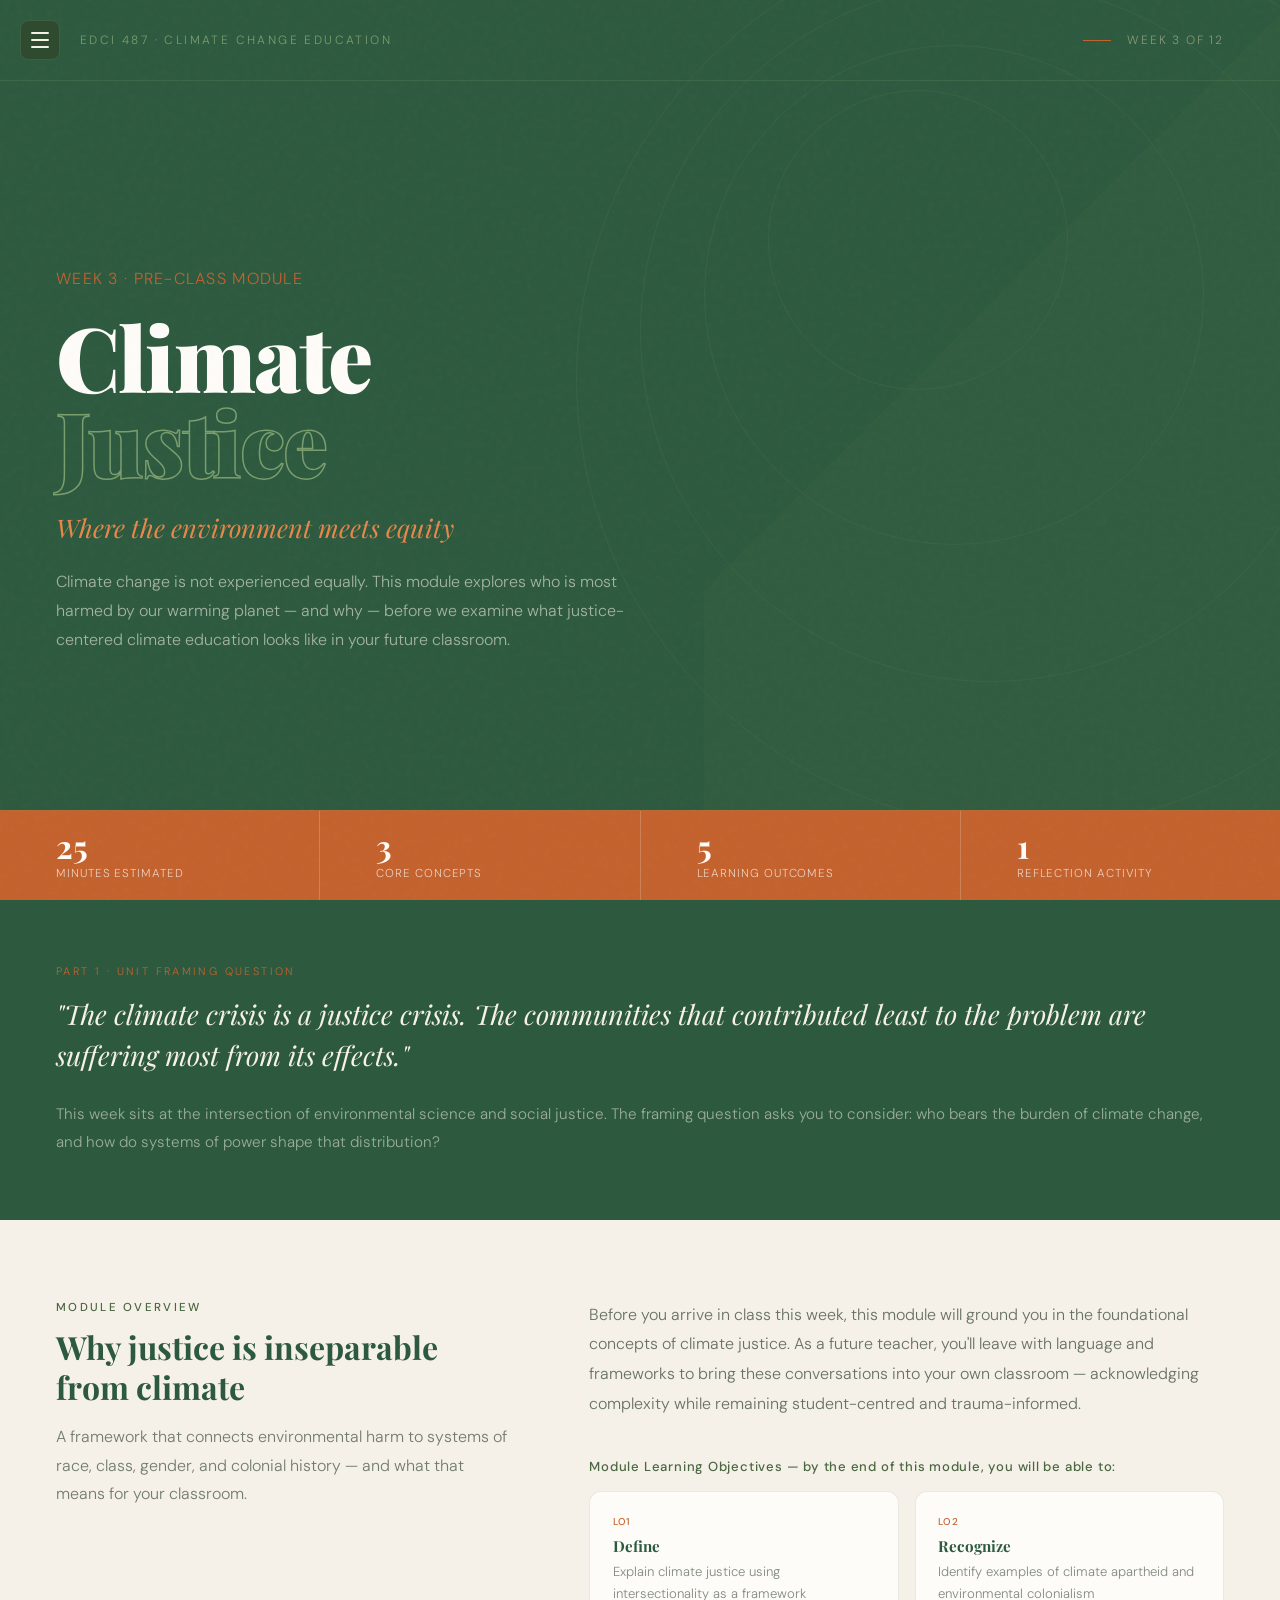
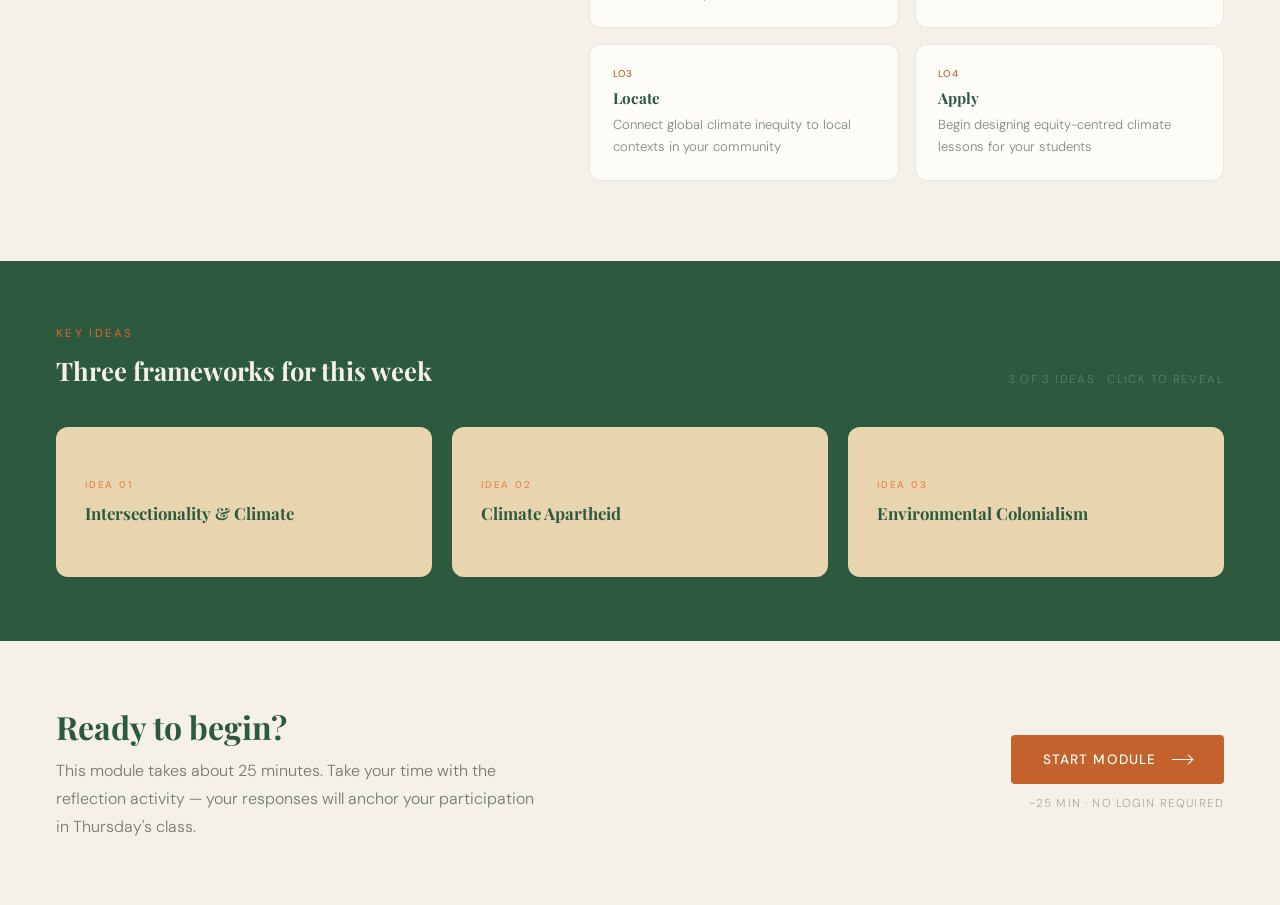
<file: index.html>
<!DOCTYPE html>
<html lang="en">
<head>
  <meta charset="UTF-8" />
  <meta name="viewport" content="width=device-width, initial-scale=1.0" />
  <title>Week 3: Climate Justice — EDCI 487</title>
  <link href="https://fonts.googleapis.com/css2?family=Playfair+Display:ital,wght@0,400;0,700;0,900;1,400;1,700&family=DM+Sans:wght@300;400;500&display=swap" rel="stylesheet" />
  <style>
    :root {
      --forest:   #2d5a3f;
      --earth:    #3d2b1f;
      --moss:     #4a6741;
      --sage:     #7a9e6e;
      --clay:     #c4622d;
      --sand:     #e8d5b0;
      --cream:    #f5f0e8;
      --ember:    #e8874a;
      --white:    #fefcf8;
      --sage-pale:#deebd4;
      --near-black:#1c1a14;
    }
    *, *::before, *::after { box-sizing: border-box; margin: 0; padding: 0; }
    html { scroll-behavior: smooth; }
    body { background: var(--forest); color: var(--cream); font-family: 'DM Sans', sans-serif; font-weight: 300; overflow-x: hidden; min-height: 100vh; }

    /* HAMBURGER TOGGLE */
    .sidebar-toggle { position: fixed; top: 1.25rem; left: 1.25rem; z-index: 200; width: 40px; height: 40px; background: rgba(47,74,47,0.9); border: 1px solid rgba(122,158,110,0.25); border-radius: 8px; cursor: pointer; display: flex; flex-direction: column; align-items: center; justify-content: center; gap: 5px; padding: 0; backdrop-filter: blur(8px); -webkit-backdrop-filter: blur(8px); transition: background 0.2s; }
    .sidebar-toggle:hover { background: rgba(47,74,47,1); }
    .sidebar-toggle .bar { display: block; width: 18px; height: 2px; background: var(--cream); border-radius: 1px; transition: transform 0.3s ease, opacity 0.3s ease; }
    .sidebar-toggle.open .bar:nth-child(1) { transform: translateY(7px) rotate(45deg); }
    .sidebar-toggle.open .bar:nth-child(2) { opacity: 0; }
    .sidebar-toggle.open .bar:nth-child(3) { transform: translateY(-7px) rotate(-45deg); }

    /* SIDEBAR OVERLAY */
    .sidebar-overlay { position: fixed; inset: 0; background: rgba(0,0,0,0.4); z-index: 140; opacity: 0; pointer-events: none; transition: opacity 0.3s ease; }
    .sidebar-overlay.visible { opacity: 1; pointer-events: auto; }

    /* SIDEBAR */
    .sidebar { position: fixed; top: 0; left: 0; width: 260px; height: 100vh; background: #2f4a2f; border-right: 1px solid rgba(122,158,110,0.2); z-index: 150; display: flex; flex-direction: column; align-items: stretch; padding: 4.5rem 0 2rem; overflow-y: auto; transform: translateX(-100%); transition: transform 0.3s ease; text-align: left; }
    .sidebar.open { transform: translateX(0); }
    .sidebar-logo { font-size: 0.68rem; letter-spacing: 0.22em; text-transform: uppercase; color: rgba(122,158,110,0.5); padding: 0 1rem 1.5rem 2rem; border-bottom: 1px solid rgba(122,158,110,0.1); margin-bottom: 1.5rem; line-height: 1.6; }
    .sidebar-nav { display: flex; flex-direction: column; padding: 0; }
    .nav-item { display: flex; align-items: baseline; gap: 0.5rem; padding: 0.7rem 1rem 0.7rem 2rem; position: relative; text-decoration: none; transition: background 0.2s ease; width: 100%; }
    .nav-item:hover { background: rgba(245,240,232,0.04); }
    .nav-item.active::before { content: ''; position: absolute; left: 0; top: 0; bottom: 0; width: 3px; background: var(--clay); }
    .nav-num { font-size: 0.68rem; font-weight: 500; color: rgba(245,240,232,0.25); width: 1.5rem; flex-shrink: 0; text-align: left; }
    .nav-item.active .nav-num { color: var(--clay); }
    .nav-label { font-size: 0.75rem; font-weight: 300; line-height: 1.4; color: rgba(245,240,232,0.35); flex: 1; min-width: 0; text-align: left; }
    .nav-item.active .nav-label { color: var(--cream); font-weight: 500; }
    .nav-time { font-size: 0.6rem; color: rgba(245,240,232,0.22); letter-spacing: 0.06em; flex-shrink: 0; white-space: nowrap; }

    .page-layout { margin-left: 0; }

    body::before { content: ''; position: fixed; inset: 0; background-image: url("data:image/svg+xml,%3Csvg viewBox='0 0 200 200' xmlns='http://www.w3.org/2000/svg'%3E%3Cfilter id='noise'%3E%3CfeTurbulence type='fractalNoise' baseFrequency='0.75' numOctaves='4' stitchTiles='stitch'/%3E%3C/filter%3E%3Crect width='100%25' height='100%25' filter='url(%23noise)' opacity='0.04'/%3E%3C/svg%3E"); pointer-events: none; z-index: 100; opacity: 0.6; }

    /* HERO */
    .hero { min-height: 100vh; display: grid; grid-template-rows: auto 1fr auto; position: relative; overflow: hidden; }
    .hero-bg { position: absolute; inset: 0; overflow: hidden; }
    .ring { position: absolute; border-radius: 50%; border: 1px solid rgba(122,158,110,0.12); animation: expandRing 8s ease-out infinite; }
    .ring:nth-child(1) { width: 300px; height: 300px; top: 10%; left: 60%; animation-delay: 0s; }
    .ring:nth-child(2) { width: 500px; height: 500px; top: 5%;  left: 55%; animation-delay: 1.5s; }
    .ring:nth-child(3) { width: 700px; height: 700px; top: -2%; left: 50%; animation-delay: 3s; }
    .ring:nth-child(4) { width: 900px; height: 900px; top: -8%; left: 45%; animation-delay: 4.5s; }
    @keyframes expandRing { 0% { opacity: 0; transform: scale(0.8); } 20% { opacity: 1; } 100% { opacity: 0; transform: scale(1.2); } }

    .hero-slash { position: absolute; top: 0; right: 0; width: 45%; height: 100%; background: linear-gradient(135deg, transparent 40%, rgba(74,103,65,0.15) 40%); pointer-events: none; }

    nav { position: relative; z-index: 10; display: flex; justify-content: space-between; align-items: center; padding: 2rem 3.5rem 2rem 5rem; border-bottom: 1px solid rgba(122,158,110,0.2); animation: fadeDown 0.8s ease both; }
    @keyframes fadeDown { from { opacity: 0; transform: translateY(-16px); } to { opacity: 1; transform: translateY(0); } }
    .nav-course { font-size: 0.75rem; letter-spacing: 0.2em; text-transform: uppercase; color: var(--sage); }
    .nav-week { display: flex; align-items: center; gap: 1rem; font-size: 0.75rem; letter-spacing: 0.15em; text-transform: uppercase; color: rgba(232,213,176,0.5); }
    .nav-week span { display: inline-block; width: 28px; height: 1px; background: var(--clay); }

    .hero-content { position: relative; z-index: 10; display: flex; flex-direction: column; justify-content: center; padding: 4rem 3.5rem 2rem; max-width: 900px; }
    .week-label { font-size: 1rem; letter-spacing: 0.08em; text-transform: uppercase; color: var(--clay); margin-bottom: 1.5rem; opacity: 0; animation: fadeUp 0.8s ease 0.3s both; }
    @keyframes fadeUp { from { opacity: 0; transform: translateY(20px); } to { opacity: 1; transform: translateY(0); } }
    .hero-title { font-family: 'Playfair Display', serif; font-size: clamp(3rem, 7vw, 6.5rem); font-weight: 900; line-height: 0.95; letter-spacing: -0.02em; margin-bottom: 0.3em; opacity: 0; animation: fadeUp 0.9s ease 0.5s both; }
    .hero-title .line-1 { color: var(--white); display: block; }
    .hero-title .line-2 { color: transparent; -webkit-text-stroke: 1.5px var(--sage); display: block; }
    .hero-subtitle { font-family: 'Playfair Display', serif; font-style: italic; font-size: clamp(1.1rem, 2.5vw, 1.6rem); color: var(--ember); margin-bottom: 1.5rem; opacity: 0; animation: fadeUp 0.8s ease 0.7s both; }
    .hero-desc { font-size: 1rem; line-height: 1.8; color: rgba(245,240,232,0.6); max-width: 580px; font-weight: 300; opacity: 0; animation: fadeUp 0.8s ease 0.85s both; }

    /* STATS BAR */
    .hero-stats { display: flex; position: relative; z-index: 10; border-top: 1px solid rgba(122,158,110,0.15); opacity: 0; animation: fadeUp 0.8s ease 1s both; background: var(--clay); }
    .stat { flex: 1; padding: 1.2rem 3.5rem; border-right: 1px solid rgba(255,255,255,0.2); }
    .stat:last-child { border-right: none; }
    .stat-number { font-family: 'Playfair Display', serif; font-size: 2rem; font-weight: 700; color: var(--white); line-height: 1; margin-bottom: 0.25rem; }
    .stat-label { font-size: 0.72rem; letter-spacing: 0.08em; text-transform: uppercase; color: rgba(255,255,255,0.7); white-space: nowrap; }

    /* UNIT FRAMING */
    .unit-framing { background: var(--forest); padding: 4rem 3.5rem; }
    .unit-framing-inner { max-width: 1200px; margin: 0 auto; }
    .unit-eyebrow { font-size: 0.68rem; letter-spacing: 0.22em; text-transform: uppercase; color: var(--clay); margin-bottom: 1rem; }
    .unit-q { font-family: 'Playfair Display', serif; font-size: clamp(1.2rem, 2.5vw, 1.7rem); font-style: italic; color: var(--cream); line-height: 1.5; max-width: 100%; margin-bottom: 1.5rem; }
    .unit-desc { font-size: 0.95rem; line-height: 1.85; color: rgba(245,240,232,0.55); max-width: 100%; }

    /* OVERVIEW */
    .overview { background: var(--cream); padding: 5rem 3.5rem; }
    .overview-inner { display: grid; grid-template-columns: 1fr 1.4fr; gap: 5rem; max-width: 1200px; margin: 0 auto; }
    .section-label { font-size: 0.72rem; letter-spacing: 0.2em; text-transform: uppercase; color: var(--moss); margin-bottom: 0.75rem; font-weight: 500; }
    .overview-heading { font-family: 'Playfair Display', serif; font-size: 2rem; font-weight: 700; color: var(--forest); line-height: 1.25; }
    .overview-body { font-size: 1rem; line-height: 1.85; color: rgba(26,46,26,0.65); font-weight: 300; margin-bottom: 2.5rem; }

    .outcomes-grid { display: grid; grid-template-columns: 1fr 1fr; gap: 1rem; }
    .outcome-card { background: var(--white); border: 1px solid rgba(74,103,65,0.12); border-radius: 12px; padding: 1.4rem; }
    .outcome-number { font-size: 0.62rem; font-weight: 500; letter-spacing: 0.14em; text-transform: uppercase; color: var(--clay); margin-bottom: 0.5rem; }
    .outcome-title { font-family: 'Playfair Display', serif; font-size: 0.95rem; font-weight: 700; color: var(--forest); margin-bottom: 0.35rem; }
    .outcome-body { font-size: 0.82rem; line-height: 1.65; color: rgba(26,46,26,0.55); font-weight: 300; }

    /* KEY IDEAS — FLIP CARDS */
    .concepts { background: var(--forest); padding: 4rem 3.5rem; border-top: 1px solid rgba(122,158,110,0.1); }
    .concepts-inner { max-width: 1200px; margin: 0 auto; }
    .concepts-header { display: flex; justify-content: space-between; align-items: flex-end; margin-bottom: 2.5rem; }
    .concepts-heading { font-family: 'Playfair Display', serif; font-size: 1.6rem; font-weight: 700; color: var(--cream); margin-top: 0.4rem; }
    .concepts-count { font-size: 0.72rem; letter-spacing: 0.12em; text-transform: uppercase; color: rgba(245,240,232,0.25); }
    .concepts-list { display: grid; grid-template-columns: repeat(3, 1fr); gap: 1.25rem; }
    .concept-flip { perspective: 800px; cursor: pointer; height: 150px; }
    .concept-flip-inner { position: relative; width: 100%; height: 100%; transition: transform 0.6s ease; transform-style: preserve-3d; }
    .concept-flip.flipped .concept-flip-inner { transform: rotateY(180deg); }
    .concept-front, .concept-back { position: absolute; inset: 0; backface-visibility: hidden; -webkit-backface-visibility: hidden; border-radius: 12px; padding: 1.75rem; display: flex; flex-direction: column; justify-content: center; }
    .concept-front { background: var(--sand); border: 1px solid rgba(232,213,176,0.6); }
    .concept-back { background: var(--cream); border: 1px solid rgba(232,213,176,0.6); transform: rotateY(180deg); }
    .concept-tag { font-size: 0.62rem; font-weight: 500; letter-spacing: 0.18em; text-transform: uppercase; color: var(--ember); margin-bottom: 0.75rem; }
    .concept-name { font-family: 'Playfair Display', serif; font-size: 1.05rem; font-weight: 700; color: var(--forest); line-height: 1.3; }
    .concept-def { font-size: 0.85rem; line-height: 1.75; color: rgba(26,46,26,0.7); font-weight: 300; }
    .concept-back .concept-tag { color: var(--clay); }

    /* BEGIN CTA */
    .begin-section { background: var(--cream); padding: 4rem 3.5rem; display: flex; justify-content: space-between; align-items: center; gap: 4rem; }
    .begin-text .begin-heading { font-family: 'Playfair Display', serif; font-size: 2rem; color: var(--forest); font-weight: 700; margin-bottom: 0.6rem; }
    .begin-text .begin-sub { font-size: 1rem; line-height: 1.75; color: rgba(26,46,26,0.6); max-width: 480px; }
    .begin-action { display: flex; flex-direction: column; align-items: flex-end; gap: 0.75rem; flex-shrink: 0; }
    .btn-begin { display: inline-flex; align-items: center; gap: 1rem; background: var(--clay); color: var(--white); font-family: 'DM Sans', sans-serif; font-size: 0.85rem; font-weight: 500; letter-spacing: 0.08em; text-transform: uppercase; text-decoration: none; padding: 1rem 2rem; border-radius: 4px; transition: background 0.2s; }
    .btn-begin:hover { background: var(--ember); }
    .btn-begin .arrow { width: 20px; height: 1px; background: currentColor; position: relative; transition: width 0.25s; }
    .btn-begin:hover .arrow { width: 28px; }
    .btn-begin .arrow::after { content: ''; position: absolute; right: 0; top: -3px; width: 7px; height: 7px; border-right: 1px solid currentColor; border-top: 1px solid currentColor; transform: rotate(45deg); }
    .time-note { font-size: 0.72rem; letter-spacing: 0.1em; text-transform: uppercase; color: rgba(26,46,26,0.35); }

    @media (max-width: 768px) {
      nav, .hero-content { padding-left: 1.5rem; padding-right: 1.5rem; }
      .hero-stats { flex-wrap: wrap; }
      .stat { flex: 1 1 50%; }
      .overview { padding: 3rem 1.5rem; }
      .overview-inner { grid-template-columns: 1fr; gap: 3rem; }
      .concepts { padding: 3rem 1.5rem; }
      .concepts-list { grid-template-columns: 1fr; }
      .outcomes-grid { grid-template-columns: 1fr; }
      .begin-section { flex-direction: column; align-items: flex-start; padding: 3rem 1.5rem; }
      .begin-action { align-items: flex-start; }
      .concepts-header { flex-direction: column; align-items: flex-start; gap: 0.5rem; }
      .unit-framing { padding: 3rem 1.5rem; }
    }
  </style>
</head>
<body>

<button class="sidebar-toggle" aria-label="Toggle navigation">
  <span class="bar"></span>
  <span class="bar"></span>
  <span class="bar"></span>
</button>
<div class="sidebar-overlay"></div>

<aside class="sidebar">
  <div class="sidebar-logo">EDCI 487<br>Climate Change Education<br>Week 3</div>
  <nav class="sidebar-nav">
    <a class="nav-item active" href="index.html">
      <span class="nav-num">&uarr;</span>
      <span class="nav-label">Intro &amp; Overview</span>
    </a>
    <a class="nav-item" href="section1.html#section1">
      <span class="nav-num">01</span>
      <span class="nav-label">Why Your Neighborhood Matters</span>
      <span class="nav-time">5 min</span>
    </a>
    <a class="nav-item" href="section2.html">
      <span class="nav-num">02</span>
      <span class="nav-label">Key Concepts</span>
      <span class="nav-time">5 min</span>
    </a>
    <a class="nav-item" href="section3.html">
      <span class="nav-num">03</span>
      <span class="nav-label">What the Research Confirms</span>
      <span class="nav-time">5 min</span>
    </a>
    <a class="nav-item" href="section4.html">
      <span class="nav-num">04</span>
      <span class="nav-label">Explore Your Community</span>
      <span class="nav-time">5 min</span>
    </a>
    <a class="nav-item" href="section5.html">
      <span class="nav-num">05</span>
      <span class="nav-label">Classroom Connection</span>
      <span class="nav-time">5 min</span>
    </a>
  </nav>
</aside>

<main class="page-layout">

<!-- HERO -->
<section class="hero">
  <div class="hero-bg">
    <div class="ring"></div><div class="ring"></div>
    <div class="ring"></div><div class="ring"></div>
  </div>
  <div class="hero-slash"></div>

  <nav>
    <div class="nav-course">EDCI 487 &middot; Climate Change Education</div>
    <div class="nav-week"><span></span> Week 3 of 12</div>
  </nav>

  <div class="hero-content">
    <div class="week-label">Week 3 &middot; Pre-Class Module</div>
    <h1 class="hero-title">
      <span class="line-1">Climate</span>
      <span class="line-2">Justice</span>
    </h1>
    <p class="hero-subtitle">Where the environment meets equity</p>
    <p class="hero-desc">
      Climate change is not experienced equally. This module explores who is most
      harmed by our warming planet &mdash; and why &mdash; before we examine what justice-centered
      climate education looks like in your future classroom.
    </p>
  </div>

  <div class="hero-stats">
    <div class="stat">
      <div class="stat-number">25</div>
      <div class="stat-label">Minutes estimated</div>
    </div>
    <div class="stat">
      <div class="stat-number">3</div>
      <div class="stat-label">Core concepts</div>
    </div>
    <div class="stat">
      <div class="stat-number">5</div>
      <div class="stat-label">Learning outcomes</div>
    </div>
    <div class="stat">
      <div class="stat-number">1</div>
      <div class="stat-label">Reflection activity</div>
    </div>
  </div>
</section>

<!-- UNIT FRAMING -->
<section class="unit-framing">
  <div class="unit-framing-inner">
    <div class="unit-eyebrow">Part 1 &middot; Unit Framing Question</div>
    <p class="unit-q">"The climate crisis is a justice crisis. The communities that contributed least
      to the problem are suffering most from its effects."</p>
    <p class="unit-desc">
      This week sits at the intersection of environmental science and social justice.
      The framing question asks you to consider: who bears the burden of climate change,
      and how do systems of power shape that distribution?
    </p>
  </div>
</section>

<!-- OVERVIEW -->
<section class="overview">
  <div class="overview-inner">
    <div class="overview-left">
      <div class="section-label">Module Overview</div>
      <h2 class="overview-heading">Why justice is inseparable from climate</h2>
      <p style="font-size:1rem; line-height:1.8; color:rgba(26,46,26,0.6); font-weight:300; margin-top:1rem;">
        A framework that connects environmental harm to systems of race, class,
        gender, and colonial history &mdash; and what that means for your classroom.
      </p>
    </div>
    <div class="overview-right">
      <p class="overview-body">
        Before you arrive in class this week, this module will ground you in the
        foundational concepts of climate justice. As a future teacher, you'll leave
        with language and frameworks to bring these conversations into your own
        classroom &mdash; acknowledging complexity while remaining student-centred
        and trauma-informed.
      </p>

      <p style="font-size:0.82rem; font-weight:500; letter-spacing:0.06em; color:var(--moss); margin-bottom:1rem;">Module Learning Objectives &mdash; by the end of this module, you will be able to:</p>
      <div class="outcomes-grid">
        <div class="outcome-card">
          <div class="outcome-number">LO1</div>
          <div class="outcome-title">Define</div>
          <div class="outcome-body">Explain climate justice using intersectionality as a framework</div>
        </div>
        <div class="outcome-card">
          <div class="outcome-number">LO2</div>
          <div class="outcome-title">Recognize</div>
          <div class="outcome-body">Identify examples of climate apartheid and environmental colonialism</div>
        </div>
        <div class="outcome-card">
          <div class="outcome-number">LO3</div>
          <div class="outcome-title">Locate</div>
          <div class="outcome-body">Connect global climate inequity to local contexts in your community</div>
        </div>
        <div class="outcome-card">
          <div class="outcome-number">LO4</div>
          <div class="outcome-title">Apply</div>
          <div class="outcome-body">Begin designing equity-centred climate lessons for your students</div>
        </div>
      </div>
    </div>
  </div>
</section>

<!-- KEY IDEAS — FLIP CARDS -->
<section class="concepts">
  <div class="concepts-inner">
    <div class="concepts-header">
      <div>
        <div class="section-label" style="color:var(--clay);">Key Ideas</div>
        <h2 class="concepts-heading">Three frameworks for this week</h2>
      </div>
      <div class="concepts-count">3 of 3 ideas &middot; Click to reveal</div>
    </div>

    <div class="concepts-list">
      <div class="concept-flip" onclick="this.classList.toggle('flipped')">
        <div class="concept-flip-inner">
          <div class="concept-front">
            <div class="concept-tag">Idea 01</div>
            <div class="concept-name">Intersectionality &amp; Climate</div>
          </div>
          <div class="concept-back">
            <div class="concept-tag">Idea 01</div>
            <div class="concept-def">How overlapping systems of oppression &mdash; race, class, gender, disability &mdash; shape who bears the greatest burden of climate harm.</div>
          </div>
        </div>
      </div>
      <div class="concept-flip" onclick="this.classList.toggle('flipped')">
        <div class="concept-flip-inner">
          <div class="concept-front">
            <div class="concept-tag">Idea 02</div>
            <div class="concept-name">Climate Apartheid</div>
          </div>
          <div class="concept-back">
            <div class="concept-tag">Idea 02</div>
            <div class="concept-def">The emerging divide between those wealthy enough to escape climate impacts and the billions left behind to endure floods, heat, and food insecurity.</div>
          </div>
        </div>
      </div>
      <div class="concept-flip" onclick="this.classList.toggle('flipped')">
        <div class="concept-flip-inner">
          <div class="concept-front">
            <div class="concept-tag">Idea 03</div>
            <div class="concept-name">Environmental Colonialism</div>
          </div>
          <div class="concept-back">
            <div class="concept-tag">Idea 03</div>
            <div class="concept-def">How colonial histories continue to shape environmental harm &mdash; from resource extraction on Indigenous lands to disproportionate pollution in communities of colour.</div>
          </div>
        </div>
      </div>
    </div>
  </div>
</section>

<!-- BEGIN CTA -->
<section class="begin-section">
  <div class="begin-text">
    <h2 class="begin-heading">Ready to begin?</h2>
    <p class="begin-sub">
      This module takes about 25 minutes. Take your time with the reflection
      activity &mdash; your responses will anchor your participation in Thursday's class.
    </p>
  </div>
  <div class="begin-action">
    <a class="btn-begin" href="section1.html#section1">
      Start Module <span class="arrow"></span>
    </a>
    <span class="time-note">~25 min &middot; No login required</span>
  </div>
</section>

</main>

<script>
  const toggle = document.querySelector('.sidebar-toggle');
  const sidebar = document.querySelector('.sidebar');
  const overlay = document.querySelector('.sidebar-overlay');

  function openSidebar() {
    sidebar.classList.add('open');
    overlay.classList.add('visible');
    toggle.classList.add('open');
  }

  function closeSidebar() {
    sidebar.classList.remove('open');
    overlay.classList.remove('visible');
    toggle.classList.remove('open');
  }

  toggle.addEventListener('click', function () {
    if (sidebar.classList.contains('open')) {
      closeSidebar();
    } else {
      openSidebar();
    }
  });

  overlay.addEventListener('click', closeSidebar);
</script>
</body>
</html>
</file>
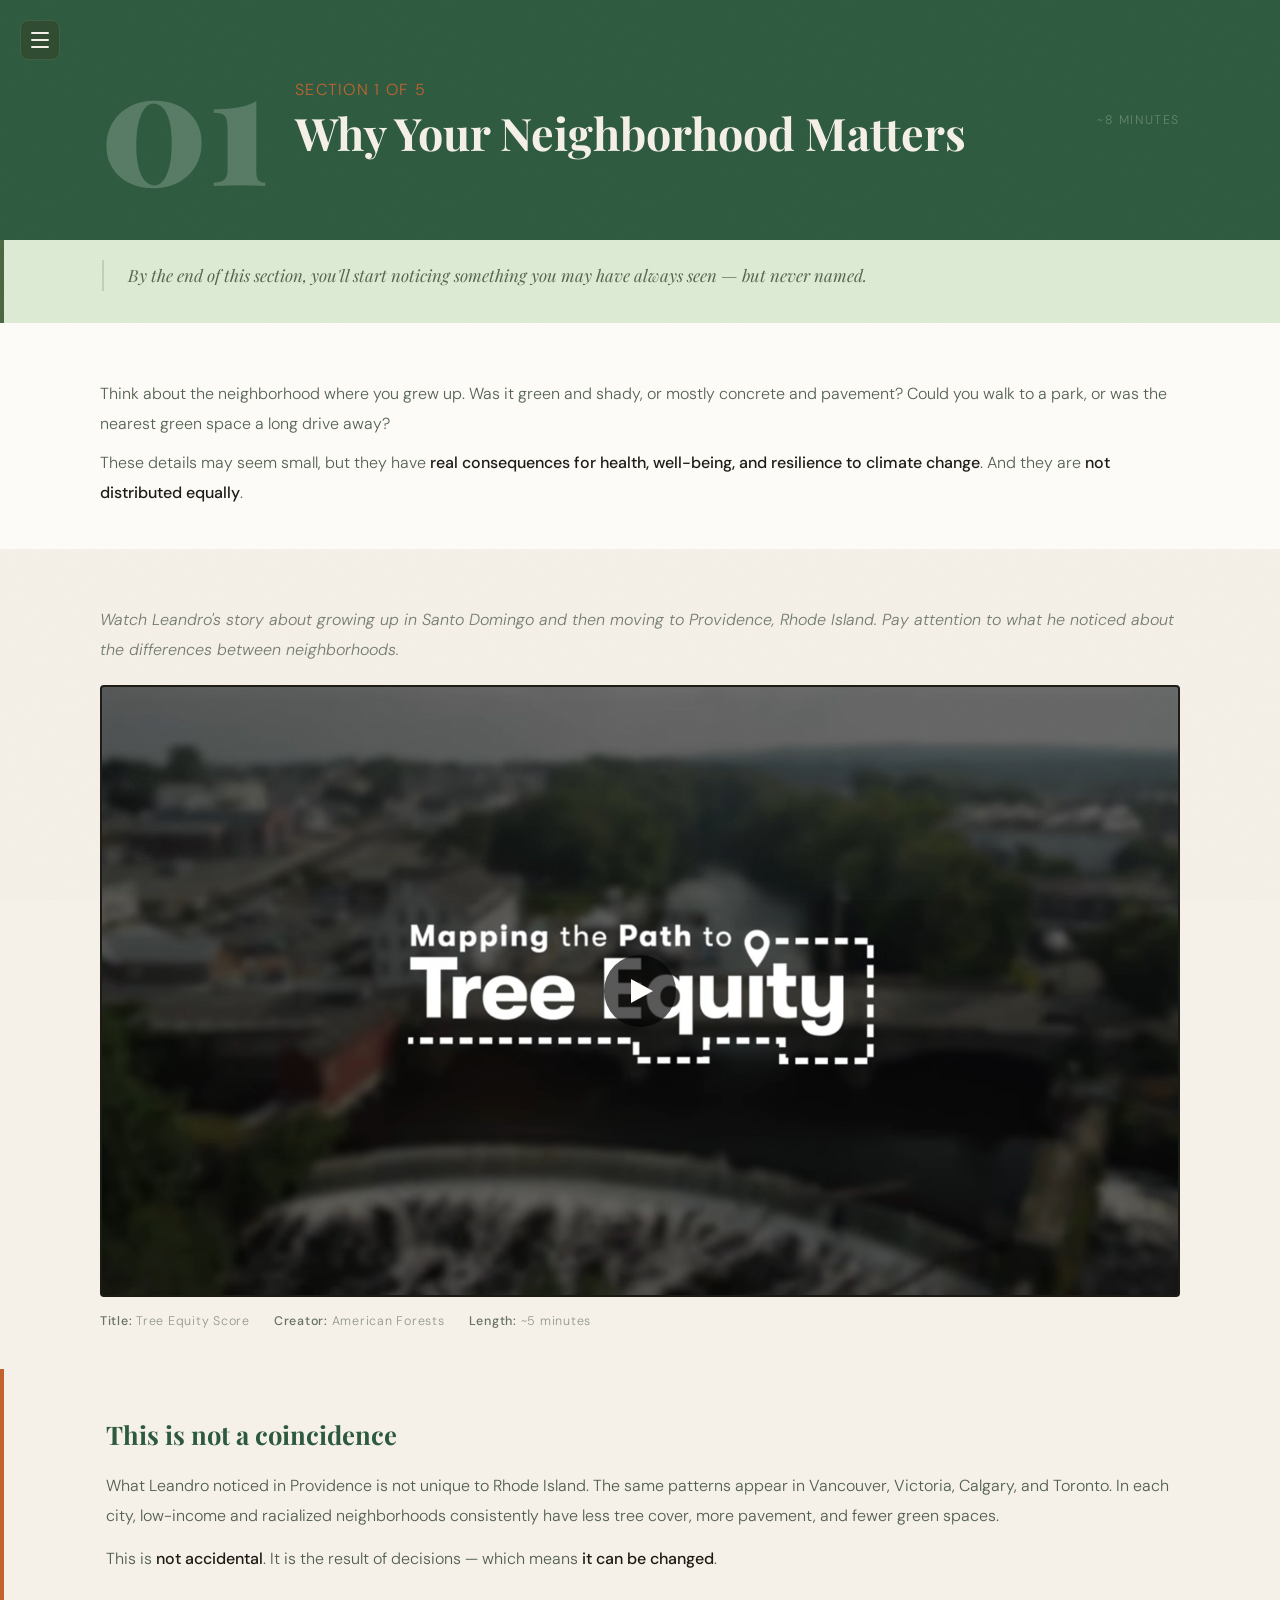
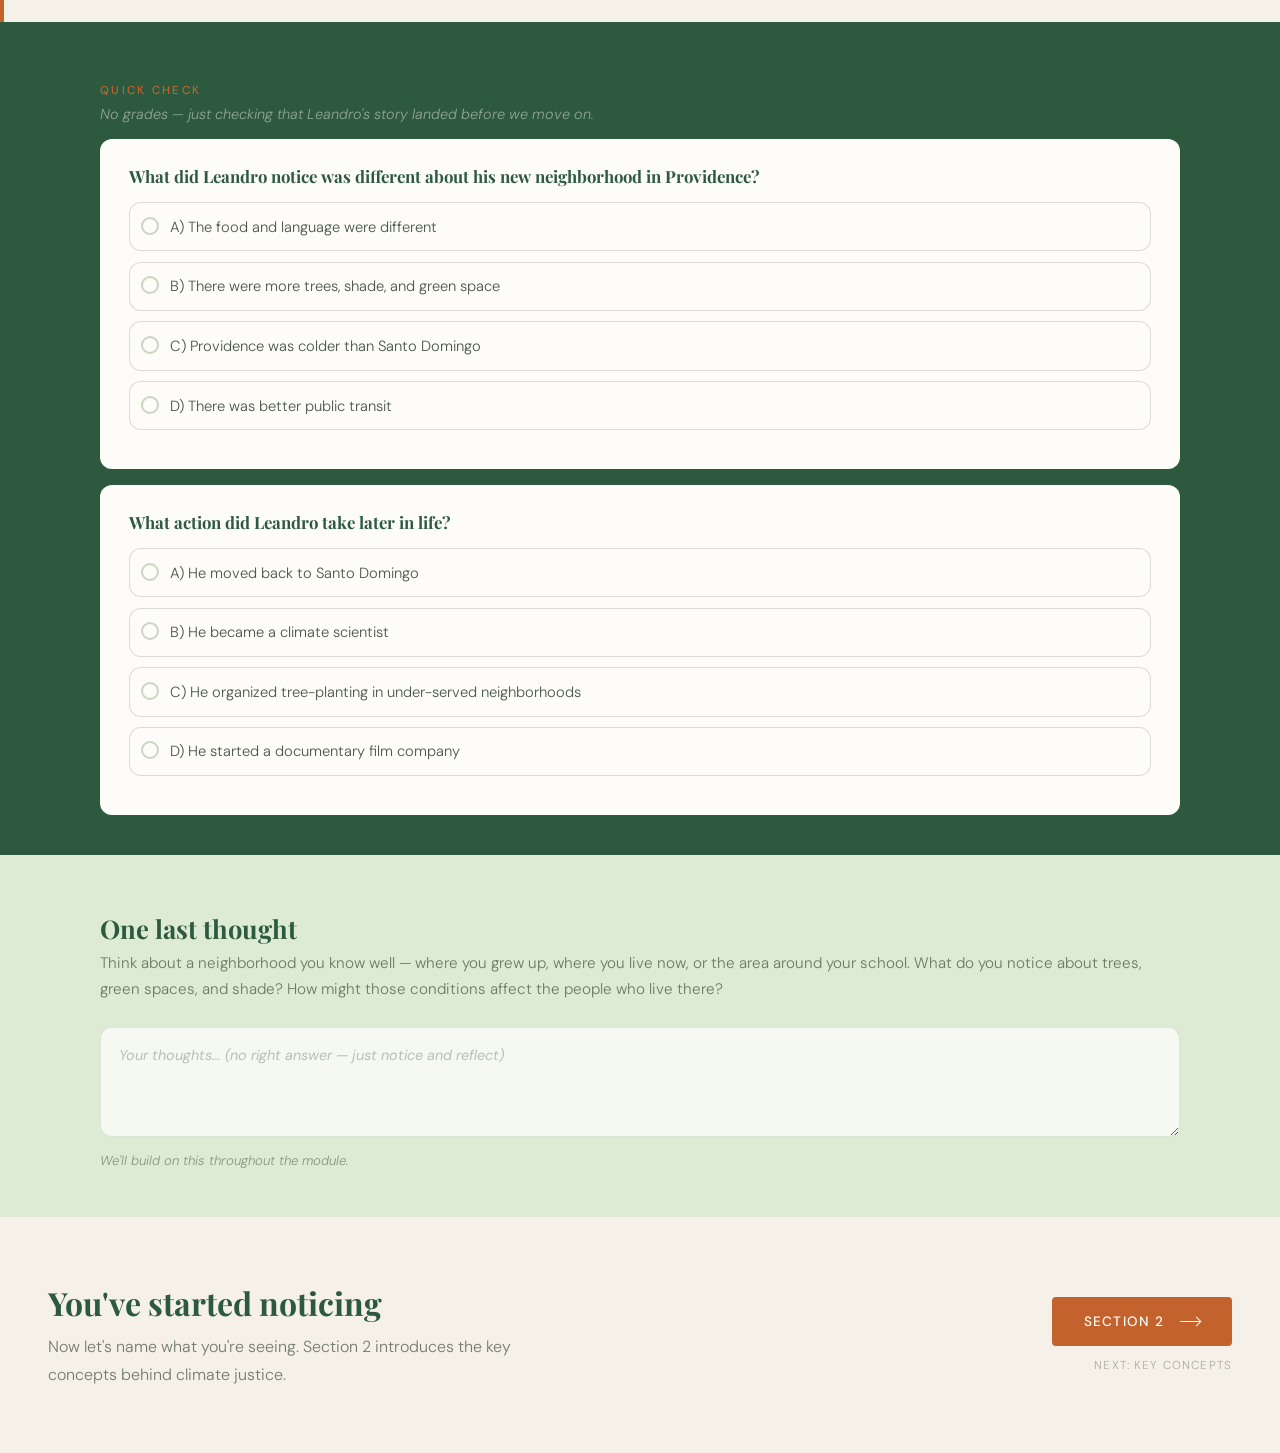
<file: section1.html>
<!DOCTYPE html>
<html lang="en">
<head>
  <meta charset="UTF-8" />
  <meta name="viewport" content="width=device-width, initial-scale=1.0" />
  <title>Section 1: Why Your Neighborhood Matters — EDCI 487 Week 3</title>
  <link href="https://fonts.googleapis.com/css2?family=Playfair+Display:ital,wght@0,400;0,700;0,900;1,400;1,700&family=DM+Sans:wght@300;400;500&display=swap" rel="stylesheet" />
  <style>
    *, *::before, *::after { box-sizing: border-box; margin: 0; padding: 0; }
    :root {
      --forest:    #2d5a3f;
      --near-black:#1c1a14;
      --moss:      #4a6741;
      --sage:      #7a9e6e;
      --sage-pale: #deebd4;
      --clay:      #c4622d;
      --ember:     #e8874a;
      --sand:      #e8d5b0;
      --cream:     #f5f0e8;
      --white:     #fefcf8;
    }
    html { scroll-behavior: smooth; }
    body { font-family: 'DM Sans', sans-serif; font-weight: 300; background: var(--cream); color: var(--near-black); min-height: 100vh; }
    body::after { content: ''; position: fixed; inset: 0; pointer-events: none; z-index: 9999; opacity: 0.035; background-image: url("data:image/svg+xml,%3Csvg viewBox='0 0 200 200' xmlns='http://www.w3.org/2000/svg'%3E%3Cfilter id='n'%3E%3CfeTurbulence type='fractalNoise' baseFrequency='0.85' numOctaves='4' stitchTiles='stitch'/%3E%3C/filter%3E%3Crect width='100%25' height='100%25' filter='url(%23n)'/%3E%3C/svg%3E"); background-size: 200px 200px; }

    #progress-bar { position: fixed; top: 0; left: 0; right: 0; height: 3px; background: linear-gradient(90deg, var(--clay), var(--ember)); transform-origin: left; transform: scaleX(0); transition: transform 0.1s linear; z-index: 1000; }

    /* HAMBURGER TOGGLE */
    .sidebar-toggle { position: fixed; top: 1.25rem; left: 1.25rem; z-index: 200; width: 40px; height: 40px; background: rgba(47,74,47,0.9); border: 1px solid rgba(122,158,110,0.25); border-radius: 8px; cursor: pointer; display: flex; flex-direction: column; align-items: center; justify-content: center; gap: 5px; padding: 0; backdrop-filter: blur(8px); -webkit-backdrop-filter: blur(8px); transition: background 0.2s; }
    .sidebar-toggle:hover { background: rgba(47,74,47,1); }
    .sidebar-toggle .bar { display: block; width: 18px; height: 2px; background: var(--cream); border-radius: 1px; transition: transform 0.3s ease, opacity 0.3s ease; }
    .sidebar-toggle.open .bar:nth-child(1) { transform: translateY(7px) rotate(45deg); }
    .sidebar-toggle.open .bar:nth-child(2) { opacity: 0; }
    .sidebar-toggle.open .bar:nth-child(3) { transform: translateY(-7px) rotate(-45deg); }

    /* SIDEBAR OVERLAY */
    .sidebar-overlay { position: fixed; inset: 0; background: rgba(0,0,0,0.4); z-index: 140; opacity: 0; pointer-events: none; transition: opacity 0.3s ease; }
    .sidebar-overlay.visible { opacity: 1; pointer-events: auto; }

    /* SIDEBAR */
    .sidebar { position: fixed; top: 0; left: 0; width: 260px; height: 100vh; background: #2f4a2f; border-right: 1px solid rgba(122,158,110,0.2); z-index: 150; display: flex; flex-direction: column; align-items: stretch; padding: 4.5rem 0 2rem; overflow-y: auto; transform: translateX(-100%); transition: transform 0.3s ease; text-align: left; }
    .sidebar.open { transform: translateX(0); }
    .sidebar-logo { font-size: 0.68rem; letter-spacing: 0.22em; text-transform: uppercase; color: rgba(122,158,110,0.5); padding: 0 1rem 1.5rem 2rem; border-bottom: 1px solid rgba(122,158,110,0.1); margin-bottom: 1.5rem; line-height: 1.6; }
    .sidebar-nav { display: flex; flex-direction: column; padding: 0; }
    .nav-item { display: flex; align-items: baseline; gap: 0.5rem; padding: 0.7rem 1rem 0.7rem 2rem; position: relative; text-decoration: none; transition: background 0.2s ease; width: 100%; }
    .nav-item:hover { background: rgba(245,240,232,0.04); }
    .nav-item.active::before { content: ''; position: absolute; left: 0; top: 0; bottom: 0; width: 3px; background: var(--clay); }
    .nav-num { font-size: 0.68rem; font-weight: 500; color: rgba(245,240,232,0.25); width: 1.5rem; flex-shrink: 0; text-align: left; }
    .nav-item.active .nav-num { color: var(--clay); }
    .nav-label { font-size: 0.75rem; font-weight: 300; line-height: 1.4; color: rgba(245,240,232,0.35); flex: 1; min-width: 0; text-align: left; }
    .nav-item.active .nav-label { color: var(--cream); font-weight: 500; }
    .nav-time { font-size: 0.6rem; color: rgba(245,240,232,0.22); letter-spacing: 0.06em; flex-shrink: 0; white-space: nowrap; }

    .block-inner { width: min(1080px, 100%); margin: 0 auto; }

    /* SECTION HEADER */
    .section-header { background: var(--forest); padding: 2.5rem 3rem; }
    .section-header-row { display: flex; align-items: center; gap: 1.5rem; }
    .sh-number { font-family: 'Playfair Display', serif; font-size: 10rem; font-weight: 900; color: rgba(255,255,255,0.2); line-height: 1; flex-shrink: 0; user-select: none; }
    .sh-center { flex: 1; }
    .sh-label { font-size: 1rem; letter-spacing: 0.08em; text-transform: uppercase; color: var(--clay); margin-bottom: 0.35rem; }
    .sh-title { font-family: 'Playfair Display', serif; font-size: 2.8rem; font-weight: 700; color: var(--cream); line-height: 1.25; }
    .sh-time { font-size: 0.78rem; letter-spacing: 0.12em; text-transform: uppercase; color: rgba(245,240,232,0.28); flex-shrink: 0; align-self: center; }

    /* CONTENT BLOCKS */
    .content-block { background: var(--white); padding: 3.5rem 3rem 2.5rem; }
    .content-block.alt { background: var(--cream); }
    .content-block p { font-size: 1rem; line-height: 1.9; color: rgba(26,46,26,0.75); margin-bottom: 0.5rem; }
    .content-block p:last-child { margin-bottom: 0; }
    .content-block strong { font-weight: 500; color: var(--near-black); }

    /* SCROLL REVEAL */
    .reveal { opacity: 0; transform: translateY(20px); transition: opacity 0.55s ease, transform 0.55s ease; }
    .reveal.visible { opacity: 1; transform: translateY(0); }
    .reveal[data-delay="1"] { transition-delay: 0.1s; }
    .reveal[data-delay="2"] { transition-delay: 0.2s; }
    .reveal[data-delay="3"] { transition-delay: 0.3s; }

    /* SAGE CALLOUT */
    .sage-callout { background: var(--sage-pale); border-left: 4px solid var(--moss); padding: 1.25rem 3rem; }
    .sage-callout .callout-intro { font-size: 1rem; line-height: 1.9; color: rgba(26,46,26,0.75); margin-bottom: 1.5rem; }
    .sage-callout .callout-quote { font-family: 'Playfair Display', serif; font-style: italic; font-size: 1.05rem; line-height: 1.85; color: rgba(26,46,26,0.7); padding-left: 1.5rem; border-left: 2px solid rgba(74,103,65,0.2); margin-bottom: 0.75rem; }
    .sage-callout .callout-source { font-size: 0.78rem; color: rgba(26,46,26,0.45); padding-left: 1.5rem; }

    /* CONTRAST BLOCK */
    .contrast-block { background: var(--cream); padding: 3rem 3rem 3rem 3.5rem; border-left: 4px solid var(--clay); }
    .contrast-block .cb-heading { font-family: 'Playfair Display', serif; font-size: 1.6rem; font-weight: 700; color: var(--forest); margin-bottom: 1.25rem; }
    .contrast-block p { font-size: 1rem; line-height: 1.9; color: rgba(26,46,26,0.75); margin-bottom: 0.75rem; }
    .contrast-block p:last-child { margin-bottom: 0; }
    .contrast-block strong { font-weight: 500; color: var(--near-black); }

    /* VIDEO THUMBNAIL */
    .video-embed { display: block; position: relative; width: 100%; padding-top: 56.25%; border: 2px solid var(--near-black); border-radius: 4px; overflow: hidden; background: var(--near-black); cursor: pointer; text-decoration: none; }
    .video-thumb { position: absolute; top: 0; left: 0; width: 100%; height: 100%; object-fit: cover; }
    .video-play { position: absolute; top: 50%; left: 50%; transform: translate(-50%, -50%); width: 72px; height: 72px; background: rgba(0,0,0,0.65); border-radius: 50%; display: flex; align-items: center; justify-content: center; transition: background 0.2s; }
    .video-embed:hover .video-play { background: var(--clay); }
    .video-play::after { content: ''; display: block; width: 0; height: 0; border-style: solid; border-width: 12px 0 12px 22px; border-color: transparent transparent transparent var(--white); margin-left: 4px; }
    .video-meta { margin-top: 1rem; display: flex; gap: 1.5rem; flex-wrap: wrap; }
    .video-meta span { font-size: 0.78rem; letter-spacing: 0.06em; color: rgba(26,46,26,0.45); }
    .video-meta strong { font-weight: 500; color: rgba(26,46,26,0.65); }

    /* QUIZ SECTION */
    .quiz-section { background: var(--forest); padding: 3.5rem 3rem 2.5rem; }
    .quiz-head { margin-bottom: 1rem; }
    .quiz-kicker { display: inline-block; font-size: 0.72rem; letter-spacing: 0.2em; text-transform: uppercase; color: var(--clay); font-weight: 500; margin-bottom: 0.45rem; }
    .quiz-sub { font-size: 0.9rem; color: rgba(245,240,232,0.5); font-style: italic; }

    .question-card { border: 1px solid rgba(255,255,255,0.1); border-radius: 12px; background: var(--white); padding: 1.5rem 1.75rem; margin-top: 1rem; transition: opacity 0.28s ease, transform 0.28s ease; }
    .question-card.muted { opacity: 1; filter: none; transform: none; }
    .question-title { font-family: 'Playfair Display', serif; font-size: 1.05rem; font-weight: 700; color: var(--forest); margin-bottom: 0.8rem; line-height: 1.5; }
    .options { display: grid; gap: 0.65rem; }
    .option { position: relative; display: flex; align-items: flex-start; gap: 0.7rem; border: 1px solid rgba(26,46,26,0.16); background: var(--white); border-radius: 12px; padding: 0.85rem 0.85rem 0.85rem 0.7rem; cursor: pointer; transition: border-color 0.18s ease, background-color 0.18s ease, box-shadow 0.18s ease; font-family: 'DM Sans', sans-serif; font-weight: 300; font-size: 0.92rem; color: rgba(26,46,26,0.8); }
    input[type="radio"] { appearance: none; -webkit-appearance: none; width: 18px; height: 18px; border-radius: 50%; border: 2px solid rgba(122,158,110,0.4); flex-shrink: 0; cursor: pointer; transition: all 0.2s; }
    input[type="radio"]:checked { border-color: var(--clay); background: var(--clay); box-shadow: inset 0 0 0 3px white; }
    .option.selected { border-color: var(--clay); box-shadow: 0 0 0 2px rgba(196,98,45,0.12); }
    .option.correct { border-color: #4a7c4a; background: #e8f5e8; color: #1f3a1f; }
    .option.incorrect { border-color: var(--clay); background: #fdf3e3; color: #55321e; }
    .state-icon { margin-left: auto; font-weight: 700; font-size: 1rem; line-height: 1; opacity: 0; transform: translateX(-4px); transition: opacity 0.18s ease, transform 0.18s ease; }
    .option.correct .state-icon, .option.incorrect .state-icon { opacity: 1; transform: translateX(0); }

    .confirm-btn { width: 100%; margin-top: 0.85rem; border: 0; border-radius: 4px; background: var(--clay); color: #fff; font-family: 'DM Sans', sans-serif; font-weight: 500; font-size: 0.85rem; letter-spacing: 0.08em; text-transform: uppercase; padding: 0.82rem 1rem; cursor: pointer; transition: background-color 0.16s ease, transform 0.16s ease; display: none; }
    .confirm-btn:hover { background: #af5220; transform: translateY(-1px); }
    .confirm-btn:disabled { cursor: default; opacity: 0.72; transform: none; }

    .feedback { margin-top: 0.75rem; border: 1px solid transparent; border-radius: 12px; padding: 0; max-height: 0; overflow: hidden; opacity: 0; transform: translateY(-8px); transition: max-height 0.3s ease, opacity 0.28s ease, transform 0.28s ease, padding 0.28s ease; font-size: 0.92rem; line-height: 1.6; }
    .feedback.show { padding: 0.85rem 0.95rem; max-height: 180px; opacity: 1; transform: translateY(0); }
    .feedback.correct { background: #e8f5e8; border-color: #4a7c4a; color: #1a2e1a; }
    .feedback.incorrect { background: #fdf3e3; border-color: var(--clay); color: #2a1f14; }

    /* REFLECTION SECTION */
    .reflection-section { background: var(--sage-pale); padding: 3.5rem 3rem 3rem; }
    .reflection-heading { font-family: 'Playfair Display', serif; font-size: 1.6rem; font-weight: 700; color: var(--forest); margin-bottom: 0.4rem; }
    .reflection-subhead { font-size: 0.95rem; line-height: 1.7; color: rgba(26,46,26,0.6); margin-bottom: 1.5rem; }
    #reflection-text { width: 100%; min-height: 110px; background: rgba(255,255,255,0.7); border: 1px solid rgba(74,103,65,0.15); border-radius: 12px; padding: 0.9rem 1.1rem; font-family: 'DM Sans', sans-serif; font-style: italic; font-size: 0.9rem; color: var(--near-black); resize: vertical; outline: none; transition: border-color 0.2s; line-height: 1.7; }
    #reflection-text:focus { border-color: var(--clay); }
    #reflection-text::placeholder { color: rgba(26,46,26,0.28); }
    .reflection-note { margin-top: 0.6rem; font-size: 0.82rem; font-style: italic; color: rgba(26,46,26,0.45); }

    /* BEGIN / CONTINUE CTA */
    .begin-section { background: var(--cream); padding: 4rem 3rem; display: flex; justify-content: space-between; align-items: center; gap: 4rem; }
    .begin-text .begin-heading { font-family: 'Playfair Display', serif; font-size: 2rem; color: var(--forest); font-weight: 700; margin-bottom: 0.6rem; }
    .begin-text .begin-sub { font-size: 1rem; line-height: 1.75; color: rgba(26,46,26,0.6); max-width: 480px; }
    .begin-action { display: flex; flex-direction: column; align-items: flex-end; gap: 0.75rem; flex-shrink: 0; }
    .btn-begin { display: inline-flex; align-items: center; gap: 1rem; background: var(--clay); color: var(--white); font-family: 'DM Sans', sans-serif; font-size: 0.85rem; font-weight: 500; letter-spacing: 0.08em; text-transform: uppercase; text-decoration: none; padding: 1rem 2rem; border-radius: 4px; transition: background 0.2s; }
    .btn-begin:hover { background: var(--ember); }
    .btn-begin .arrow { width: 20px; height: 1px; background: currentColor; position: relative; transition: width 0.25s; }
    .btn-begin:hover .arrow { width: 28px; }
    .btn-begin .arrow::after { content: ''; position: absolute; right: 0; top: -3px; width: 7px; height: 7px; border-right: 1px solid currentColor; border-top: 1px solid currentColor; transform: rotate(45deg); }
    .time-note { font-size: 0.72rem; letter-spacing: 0.1em; text-transform: uppercase; color: rgba(26,46,26,0.35); }

    @media (max-width: 768px) {
      .section-header, .content-block, .sage-callout, .contrast-block,
      .quiz-section, .reflection-section, .begin-section { padding-left: 1.5rem; padding-right: 1.5rem; }
      .sh-number { font-size: 5rem; }
      .begin-section { flex-direction: column; align-items: flex-start; }
      .begin-action { align-items: flex-start; }
    }
  </style>
</head>
<body>
<div id="progress-bar"></div>

<button class="sidebar-toggle" aria-label="Toggle navigation">
  <span class="bar"></span>
  <span class="bar"></span>
  <span class="bar"></span>
</button>
<div class="sidebar-overlay"></div>

<aside class="sidebar">
  <div class="sidebar-logo">EDCI 487<br>Climate Change Education<br>Week 3</div>
  <nav class="sidebar-nav">
    <a class="nav-item" href="index.html">
      <span class="nav-num">&uarr;</span>
      <span class="nav-label">Intro &amp; Overview</span>
    </a>
    <a class="nav-item active" href="section1.html#section1">
      <span class="nav-num">01</span>
      <span class="nav-label">Why Your Neighborhood Matters</span>
      <span class="nav-time">8 min</span>
    </a>
    <a class="nav-item" href="section2.html">
      <span class="nav-num">02</span>
      <span class="nav-label">Key Concepts</span>
      <span class="nav-time">5 min</span>
    </a>
    <a class="nav-item" href="section3.html">
      <span class="nav-num">03</span>
      <span class="nav-label">What the Research Confirms</span>
      <span class="nav-time">5 min</span>
    </a>
    <a class="nav-item" href="section4.html">
      <span class="nav-num">04</span>
      <span class="nav-label">Explore Your Community</span>
      <span class="nav-time">5 min</span>
    </a>
    <a class="nav-item" href="section5.html">
      <span class="nav-num">05</span>
      <span class="nav-label">Classroom Connection</span>
      <span class="nav-time">5 min</span>
    </a>
  </nav>
</aside>

<section class="section-header" id="section1">
  <div class="block-inner section-header-row">
    <div class="sh-number">01</div>
    <div class="sh-center">
      <div class="sh-label">Section 1 of 5</div>
      <div class="sh-title reveal">Why Your Neighborhood Matters</div>
    </div>
    <div class="sh-time reveal">~8 minutes</div>
  </div>
</section>

<section class="sage-callout reveal">
  <div class="block-inner">
    <div class="callout-quote">By the end of this section, you'll start noticing something you may have always seen &mdash; but never named.</div>
  </div>
</section>

<section class="content-block reveal">
  <div class="block-inner">
    <p>Think about the neighborhood where you grew up. Was it green and shady, or mostly concrete and pavement? Could you walk to a park, or was the nearest green space a long drive away?</p>
    <p>These details may seem small, but they have <strong>real consequences for health, well-being, and resilience to climate change</strong>. And they are <strong>not distributed equally</strong>.</p>
  </div>
</section>

<section class="content-block alt reveal">
  <div class="block-inner">
    <p style="font-style:italic; color:rgba(26,46,26,0.6); margin-bottom:1.25rem;">Watch Leandro's story about growing up in Santo Domingo and then moving to Providence, Rhode Island. Pay attention to what he noticed about the differences between neighborhoods.</p>
    <a class="video-embed" href="https://www.youtube.com/watch?v=nOJtEMevtkQ" target="_blank" rel="noopener">
      <img class="video-thumb" src="Screenshot 2026-07-03 132536.png" alt="Mapping the Path to Tree Equity — American Forests video">
      <div class="video-play"></div>
    </a>
    <div class="video-meta">
      <span><strong>Title:</strong> Tree Equity Score</span>
      <span><strong>Creator:</strong> American Forests</span>
      <span><strong>Length:</strong> ~5 minutes</span>
    </div>
  </div>
</section>

<section class="contrast-block reveal">
  <div class="block-inner">
    <div class="cb-heading">This is not a coincidence</div>
    <p>What Leandro noticed in Providence is not unique to Rhode Island. The same patterns appear in Vancouver, Victoria, Calgary, and Toronto. In each city, low-income and racialized neighborhoods consistently have less tree cover, more pavement, and fewer green spaces.</p>
    <p>This is <strong>not accidental</strong>. It is the result of decisions &mdash; which means <strong>it can be changed</strong>.</p>
  </div>
</section>

<section class="quiz-section reveal">
  <div class="block-inner">
    <div class="quiz-head">
      <span class="quiz-kicker">Quick Check</span>
      <p class="quiz-sub">No grades &mdash; just checking that Leandro's story landed before we move on.</p>
    </div>

    <article class="question-card" data-question="q1" data-correct="b">
      <h3 class="question-title">What did Leandro notice was different about his new neighborhood in Providence?</h3>
      <div class="options">
        <label class="option" data-option="a"><input type="radio" name="q1" value="a" />A) The food and language were different<span class="state-icon"></span></label>
        <label class="option" data-option="b"><input type="radio" name="q1" value="b" />B) There were more trees, shade, and green space<span class="state-icon"></span></label>
        <label class="option" data-option="c"><input type="radio" name="q1" value="c" />C) Providence was colder than Santo Domingo<span class="state-icon"></span></label>
        <label class="option" data-option="d"><input type="radio" name="q1" value="d" />D) There was better public transit<span class="state-icon"></span></label>
      </div>
      <button class="confirm-btn" type="button">Confirm Answer</button>
      <div class="feedback" aria-live="polite"></div>
    </article>

    <article class="question-card muted" data-question="q2" data-correct="c" id="q2-card" aria-disabled="true">
      <h3 class="question-title">What action did Leandro take later in life?</h3>
      <div class="options">
        <label class="option" data-option="a"><input type="radio" name="q2" value="a" />A) He moved back to Santo Domingo<span class="state-icon"></span></label>
        <label class="option" data-option="b"><input type="radio" name="q2" value="b" />B) He became a climate scientist<span class="state-icon"></span></label>
        <label class="option" data-option="c"><input type="radio" name="q2" value="c" />C) He organized tree-planting in under-served neighborhoods<span class="state-icon"></span></label>
        <label class="option" data-option="d"><input type="radio" name="q2" value="d" />D) He started a documentary film company<span class="state-icon"></span></label>
      </div>
      <button class="confirm-btn" type="button">Confirm Answer</button>
      <div class="feedback" aria-live="polite"></div>
    </article>
  </div>
</section>

<section class="reflection-section reveal">
  <div class="block-inner">
    <h2 class="reflection-heading">One last thought</h2>
    <p class="reflection-subhead">Think about a neighborhood you know well &mdash; where you grew up, where you live now, or the area around your school. What do you notice about trees, green spaces, and shade? How might those conditions affect the people who live there?</p>
    <label for="reflection-text" style="position:absolute;left:-9999px;">Reflection</label>
    <textarea id="reflection-text" placeholder="Your thoughts... (no right answer — just notice and reflect)"></textarea>
    <p class="reflection-note">We'll build on this throughout the module.</p>
  </div>
</section>

<section class="begin-section reveal">
  <div class="block-inner" style="display:flex; justify-content:space-between; align-items:center; gap:4rem; width:100%; flex-wrap:wrap;">
    <div class="begin-text">
      <h2 class="begin-heading">You've started noticing</h2>
      <p class="begin-sub">Now let's name what you're seeing. Section 2 introduces the key concepts behind climate justice.</p>
    </div>
    <div class="begin-action">
      <a class="btn-begin" href="section2.html">
        Section 2 <span class="arrow"></span>
      </a>
      <span class="time-note">Next: Key Concepts</span>
    </div>
  </div>
</section>

<script>
  // Progress bar
  window.addEventListener('scroll', () => {
    const doc = document.documentElement;
    const max = doc.scrollHeight - doc.clientHeight;
    const scrolled = max > 0 ? Math.min(doc.scrollTop / max, 1) : 1;
    document.getElementById('progress-bar').style.transform = 'scaleX(' + scrolled + ')';
  });

  // Scroll reveal
  const observer = new IntersectionObserver((entries) => {
    entries.forEach(e => { if (e.isIntersecting) { e.target.classList.add('visible'); observer.unobserve(e.target); } });
  }, { threshold: 0.08 });
  document.querySelectorAll('.reveal').forEach(el => observer.observe(el));

  // Sidebar toggle
  const toggle = document.querySelector('.sidebar-toggle');
  const sidebar = document.querySelector('.sidebar');
  const overlay = document.querySelector('.sidebar-overlay');

  function openSidebar() {
    sidebar.classList.add('open');
    overlay.classList.add('visible');
    toggle.classList.add('open');
  }

  function closeSidebar() {
    sidebar.classList.remove('open');
    overlay.classList.remove('visible');
    toggle.classList.remove('open');
  }

  toggle.addEventListener('click', function () {
    if (sidebar.classList.contains('open')) { closeSidebar(); } else { openSidebar(); }
  });

  overlay.addEventListener('click', closeSidebar);

  // Quiz logic
  const feedbackText = {
    q1: {
      correct: "Exactly — Leandro felt the difference physically. More trees, more shade, more life.",
      incorrect: "Think about what Leandro described feeling in his body when he arrived in Providence. The answer is about the physical environment."
    },
    q2: {
      correct: "Right — he didn't just notice the problem. He did something about it. That's the model.",
      incorrect: "Rewind to the second half of the video — what did Leandro actually do in his community to address what he noticed?"
    }
  };

  const cards = [...document.querySelectorAll('.question-card')];

  function unlockQ2() {
    const q2 = document.getElementById('q2-card');
    if (!q2) return;
    q2.classList.remove('muted');
    q2.removeAttribute('aria-disabled');
    q2.querySelectorAll('input[type="radio"]').forEach(r => { r.disabled = false; });
  }

  function lockCard(card) {
    card.querySelectorAll('input[type="radio"]').forEach(r => { r.disabled = true; });
    card.querySelector('.confirm-btn').disabled = true;
  }

  function handleSelection(card) {
    const selected = card.querySelector('input[type="radio"]:checked');
    const button = card.querySelector('.confirm-btn');
    card.querySelectorAll('.option').forEach(o => {
      o.classList.toggle('selected', selected && o.dataset.option === selected.value);
    });
    button.style.display = selected ? 'block' : 'none';
  }

  function showFeedback(card, isCorrect, questionKey) {
    const panel = card.querySelector('.feedback');
    panel.classList.remove('correct', 'incorrect');
    panel.classList.add('show', isCorrect ? 'correct' : 'incorrect');
    panel.textContent = isCorrect ? feedbackText[questionKey].correct : feedbackText[questionKey].incorrect;
  }

  function applyResultStyles(card, selectedValue, correctValue) {
    card.querySelectorAll('.option').forEach(option => {
      const icon = option.querySelector('.state-icon');
      icon.textContent = '';
      if (option.dataset.option === selectedValue && selectedValue === correctValue) {
        option.classList.add('correct'); icon.textContent = '\u2713';
      } else if (option.dataset.option === selectedValue && selectedValue !== correctValue) {
        option.classList.add('incorrect'); icon.textContent = '\u2717';
      } else if (selectedValue !== correctValue && option.dataset.option === correctValue) {
        option.classList.add('correct'); icon.textContent = '\u2713';
      }
    });
  }

  cards.forEach(card => {
    const questionKey = card.dataset.question;
    const correctValue = card.dataset.correct;
    const radios = card.querySelectorAll('input[type="radio"]');
    const button = card.querySelector('.confirm-btn');

    if (questionKey === 'q2') {
      radios.forEach(r => { r.disabled = true; });
    }

    radios.forEach(r => { r.addEventListener('change', () => handleSelection(card)); });

    button.addEventListener('click', () => {
      const selected = card.querySelector('input[type="radio"]:checked');
      if (!selected) return;
      const isCorrect = selected.value === correctValue;
      applyResultStyles(card, selected.value, correctValue);
      showFeedback(card, isCorrect, questionKey);
      lockCard(card);
      if (questionKey === 'q1') unlockQ2();
    });
  });
</script>
</body>
</html>
</file>
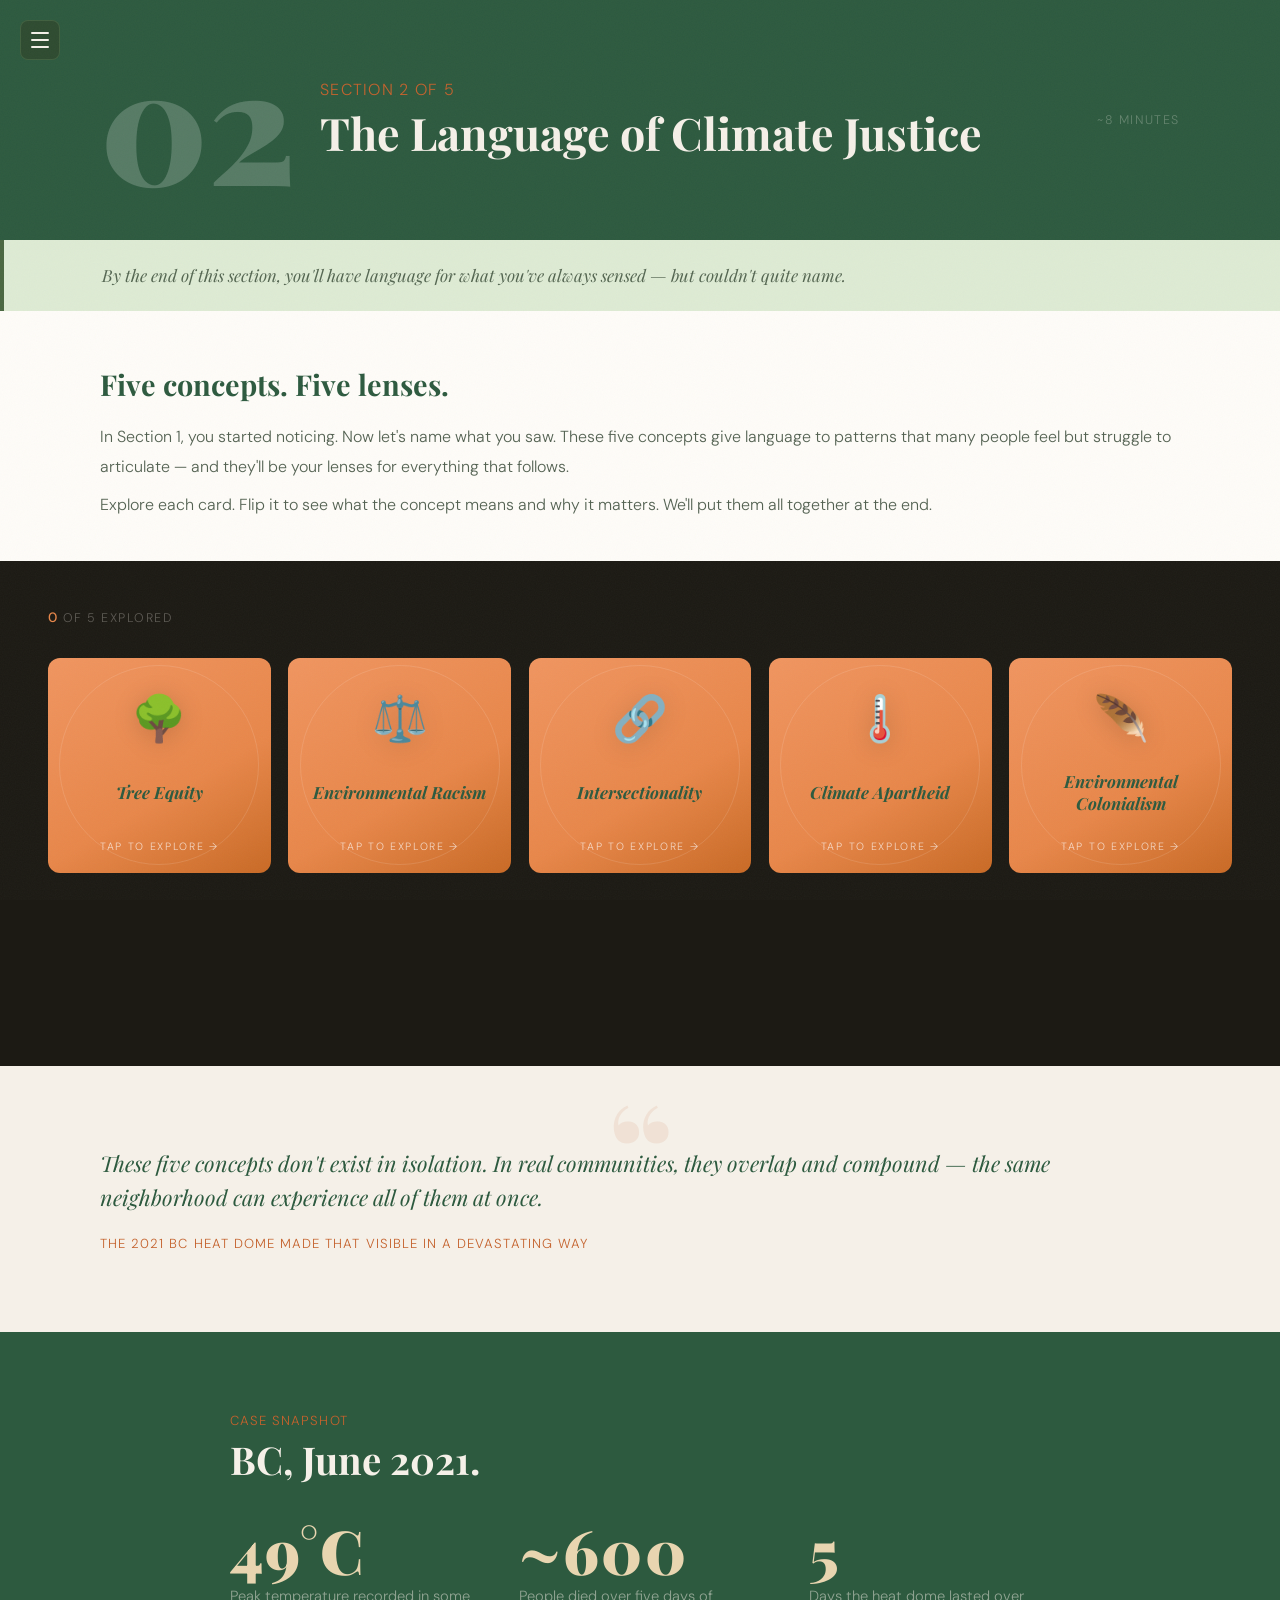
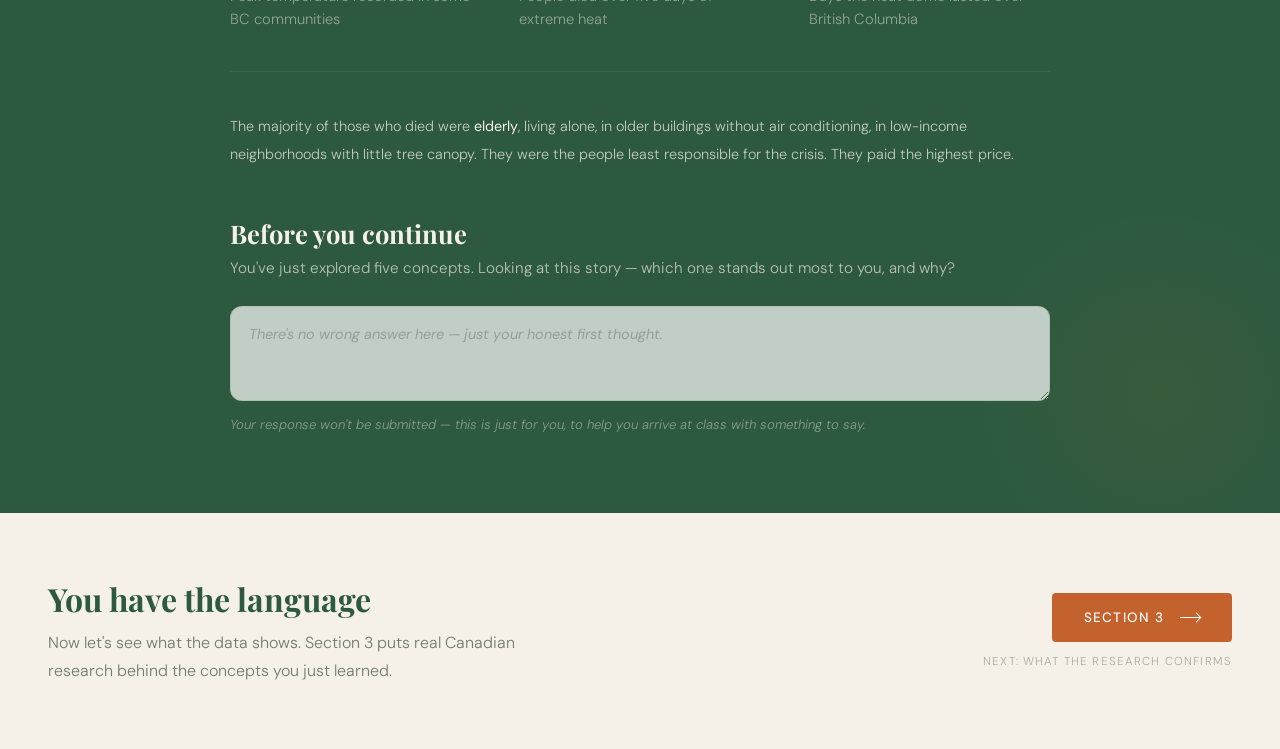
<file: section2.html>
<!DOCTYPE html>
<html lang="en">
<head>
<meta charset="UTF-8"/>
<meta name="viewport" content="width=device-width, initial-scale=1.0"/>
<title>Section 2: Key Concepts — EDCI 487 Week 3</title>
<link href="https://fonts.googleapis.com/css2?family=Playfair+Display:ital,wght@0,400;0,700;0,900;1,400;1,700&family=DM+Sans:wght@300;400;500&display=swap" rel="stylesheet"/>
<style>
*, *::before, *::after { box-sizing: border-box; margin: 0; padding: 0; }
:root {
  --forest:    #2d5a3f;
  --near-black:#1c1a14;
  --moss:      #4a6741;
  --sage:      #7a9e6e;
  --sage-pale: #deebd4;
  --clay:      #c4622d;
  --ember:     #e8874a;
  --sand:      #e8d5b0;
  --cream:     #f5f0e8;
  --white:     #fefcf8;
}
html { scroll-behavior: smooth; }
body { font-family: 'DM Sans', sans-serif; font-weight: 300; background: var(--cream); color: var(--near-black); min-height: 100vh; overflow-x: hidden; }
body::after { content: ''; position: fixed; inset: 0; pointer-events: none; z-index: 9999; opacity: 0.035; background-image: url("data:image/svg+xml,%3Csvg viewBox='0 0 200 200' xmlns='http://www.w3.org/2000/svg'%3E%3Cfilter id='n'%3E%3CfeTurbulence type='fractalNoise' baseFrequency='0.85' numOctaves='4' stitchTiles='stitch'/%3E%3C/filter%3E%3Crect width='100%25' height='100%25' filter='url(%23n)'/%3E%3C/svg%3E"); background-size: 200px 200px; }

#progress-bar { position: fixed; top: 0; left: 0; right: 0; height: 3px; background: linear-gradient(90deg, var(--clay), var(--ember)); transform-origin: left; transform: scaleX(0); transition: transform 0.1s linear; z-index: 1000; }

.sidebar-toggle { position: fixed; top: 1.25rem; left: 1.25rem; z-index: 200; width: 40px; height: 40px; background: rgba(47,74,47,0.9); border: 1px solid rgba(122,158,110,0.25); border-radius: 8px; cursor: pointer; display: flex; flex-direction: column; align-items: center; justify-content: center; gap: 5px; padding: 0; backdrop-filter: blur(8px); -webkit-backdrop-filter: blur(8px); transition: background 0.2s; }
.sidebar-toggle:hover { background: rgba(47,74,47,1); }
.sidebar-toggle .bar { display: block; width: 18px; height: 2px; background: var(--cream); border-radius: 1px; transition: transform 0.3s ease, opacity 0.3s ease; }
.sidebar-toggle.open .bar:nth-child(1) { transform: translateY(7px) rotate(45deg); }
.sidebar-toggle.open .bar:nth-child(2) { opacity: 0; }
.sidebar-toggle.open .bar:nth-child(3) { transform: translateY(-7px) rotate(-45deg); }

.sidebar-overlay { position: fixed; inset: 0; background: rgba(0,0,0,0.4); z-index: 140; opacity: 0; pointer-events: none; transition: opacity 0.3s ease; }
.sidebar-overlay.visible { opacity: 1; pointer-events: auto; }

.sidebar { position: fixed; top: 0; left: 0; width: 260px; height: 100vh; background: #2f4a2f; border-right: 1px solid rgba(122,158,110,0.2); z-index: 150; display: flex; flex-direction: column; align-items: stretch; padding: 4.5rem 0 2rem; overflow-y: auto; transform: translateX(-100%); transition: transform 0.3s ease; text-align: left; }
.sidebar.open { transform: translateX(0); }
.sidebar-logo { font-size: 0.68rem; letter-spacing: 0.22em; text-transform: uppercase; color: rgba(122,158,110,0.5); padding: 0 1rem 1.5rem 2rem; border-bottom: 1px solid rgba(122,158,110,0.1); margin-bottom: 1.5rem; line-height: 1.6; }
.sidebar-nav { display: flex; flex-direction: column; padding: 0; }
.nav-item { display: flex; align-items: baseline; gap: 0.5rem; padding: 0.7rem 1rem 0.7rem 2rem; position: relative; text-decoration: none; transition: background 0.2s ease; width: 100%; }
.nav-item:hover { background: rgba(245,240,232,0.04); }
.nav-item.active::before { content: ''; position: absolute; left: 0; top: 0; bottom: 0; width: 3px; background: var(--clay); }
.nav-num { font-size: 0.68rem; font-weight: 500; color: rgba(245,240,232,0.25); width: 1.5rem; flex-shrink: 0; text-align: left; }
.nav-item.active .nav-num { color: var(--clay); }
.nav-label { font-size: 0.75rem; font-weight: 300; line-height: 1.4; color: rgba(245,240,232,0.35); flex: 1; min-width: 0; text-align: left; }
.nav-item.active .nav-label { color: var(--cream); font-weight: 500; }
.nav-time { font-size: 0.6rem; color: rgba(245,240,232,0.22); letter-spacing: 0.06em; flex-shrink: 0; white-space: nowrap; }

.block-inner { width: min(1080px, 100%); margin: 0 auto; }
.flipcards-section .block-inner { width: min(1320px, 100%); }

.section-header { background: var(--forest); padding: 2.5rem 3rem; }
.section-header-row { display: flex; align-items: center; gap: 1.5rem; }
.sh-number { font-family: 'Playfair Display', serif; font-size: 10rem; font-weight: 900; color: rgba(255,255,255,0.2); line-height: 1; flex-shrink: 0; user-select: none; }
.sh-center { flex: 1; }
.sh-label { font-size: 1rem; letter-spacing: 0.08em; text-transform: uppercase; color: var(--clay); margin-bottom: 0.35rem; }
.sh-title { font-family: 'Playfair Display', serif; font-size: 2.8rem; font-weight: 700; color: var(--cream); line-height: 1.25; }
.sh-time { font-size: 0.78rem; letter-spacing: 0.12em; text-transform: uppercase; color: rgba(245,240,232,0.28); flex-shrink: 0; align-self: center; }

.content-block { background: var(--white); padding: 3.5rem 3rem 2.5rem; }
.content-block.alt { background: var(--cream); }
.content-block p { font-size: 1rem; line-height: 1.9; color: rgba(26,46,26,0.75); margin-bottom: 0.5rem; }
.content-block p:last-child { margin-bottom: 0; }
.content-block strong { font-weight: 500; color: var(--near-black); }
.content-block h2 { font-family: 'Playfair Display', serif; font-size: clamp(1.35rem, 2.5vw, 1.8rem); font-weight: 700; color: var(--forest); margin-bottom: 1.25rem; line-height: 1.2; }

.sage-callout { background: var(--sage-pale); border-left: 4px solid var(--moss); padding: 1.25rem 3rem; }
.sage-callout .callout-quote { font-family: 'Playfair Display', serif; font-style: italic; font-size: 1.05rem; line-height: 1.85; color: rgba(26,46,26,0.7); }

.reveal { opacity: 0; transform: translateY(20px); transition: opacity 0.55s ease, transform 0.55s ease; }
.reveal.visible { opacity: 1; transform: translateY(0); }
.reveal-stagger > * { opacity: 0; transform: translateY(16px); transition: opacity 0.5s ease, transform 0.5s ease; }
.reveal-stagger.visible > *:nth-child(1){transition-delay:0.05s}
.reveal-stagger.visible > *:nth-child(2){transition-delay:0.15s}
.reveal-stagger.visible > *:nth-child(3){transition-delay:0.25s}
.reveal-stagger.visible > *:nth-child(4){transition-delay:0.35s}
.reveal-stagger.visible > *:nth-child(5){transition-delay:0.45s}
.reveal-stagger.visible > * { opacity: 1; transform: translateY(0); }

/* FLIP CARDS */
.flipcards-section { background: var(--near-black); padding: 3rem; }
.cards-counter { font-size: 0.78rem; letter-spacing: 0.12em; text-transform: uppercase; color: rgba(245,240,232,0.3); margin-bottom: 2rem; }
.counter-num { color: var(--ember); font-weight: 500; font-size: 0.85rem; }
.cards-grid { display: grid; grid-template-columns: repeat(5, minmax(0, 1fr)); gap: 1.1rem; align-items: stretch; }
.flip-card { perspective: 1200px; height: clamp(280px, 32vw, 360px); min-height: 280px; width: 100%; cursor: pointer; display: block; }
.flip-card-inner { position: relative; width: 100%; height: 100%; transition: transform 0.6s cubic-bezier(0.4, 0, 0.2, 1); transform-style: preserve-3d; }
.flip-card.flipped .flip-card-inner { transform: rotateY(180deg); }
.flip-front, .flip-back { position: absolute; inset: 0; backface-visibility: hidden; -webkit-backface-visibility: hidden; border-radius: 12px; overflow: hidden; }
.flip-front { background: linear-gradient(150deg, #f09560, var(--ember) 60%, #c96a25); display: flex; flex-direction: column; align-items: center; justify-content: space-between; padding: 2rem 1.25rem 1.2rem; text-align: center; position: relative; transition: filter 0.2s; overflow: hidden; }
.flip-front::before { content: ''; position: absolute; width: 200px; height: 200px; border-radius: 50%; border: 1px solid rgba(255,255,255,0.12); top: 50%; left: 50%; transform: translate(-50%, -50%); pointer-events: none; }
.flip-front::after { content: ''; position: absolute; width: 320px; height: 320px; border-radius: 50%; border: 1px solid rgba(255,255,255,0.06); top: 50%; left: 50%; transform: translate(-50%, -50%); pointer-events: none; }
.flip-card:hover .flip-front { filter: brightness(1.08); }
.card-icon { font-size: 2.8rem; margin-bottom: 1.35rem; position: relative; z-index: 1; filter: drop-shadow(0 3px 12px rgba(0,0,0,0.15)); }
.card-term { font-family: 'Playfair Display', serif; font-style: italic; font-size: 1.05rem; font-weight: 700; color: var(--forest); line-height: 1.3; position: relative; z-index: 1; margin-bottom: 1.5rem; min-height: 2.8em; display: flex; align-items: center; justify-content: center; width: 100%; }
.card-hint { position: relative; font-size: 0.66rem; letter-spacing: 0.16em; text-transform: uppercase; color: rgba(255,255,255,0.7); z-index: 1; margin-top: auto; }
.flip-back { background: var(--cream); transform: rotateY(180deg); padding: 1.5rem 1.25rem 1rem; border: 1px solid rgba(26,46,26,0.08); display: flex; flex-direction: column; overflow-y: auto; }
.back-tag { font-size: 0.64rem; letter-spacing: 0.2em; text-transform: uppercase; color: var(--clay); margin-bottom: 0.35rem; font-weight: 500; }
.back-text { font-size: 0.85rem; line-height: 1.65; color: var(--forest); margin-bottom: 1rem; }
.back-footnote { font-size: 0.8rem; font-style: italic; line-height: 1.55; color: rgba(42,31,20,0.38); margin-top: auto; padding-top: 0.6rem; border-top: 1px solid var(--sand); }

/* BRIDGE */
.bridge-block { background: var(--cream); padding: 5rem 3rem; text-align: left; position: relative; }
.bridge-block::before { content: '\201C'; font-family: 'Playfair Display', serif; font-size: 8rem; font-weight: 900; color: rgba(196,98,45,0.1); position: absolute; top: 1rem; left: 50%; transform: translateX(-50%); line-height: 1; pointer-events: none; user-select: none; }
.bridge-quote { font-family: 'Playfair Display', serif; font-style: italic; font-size: clamp(1.02rem, 2vw, 1.35rem); font-weight: 400; line-height: 1.6; color: var(--forest); margin: 0 0 1.25rem 0; position: relative; z-index: 1; }
.bridge-attr { font-size: 0.82rem; letter-spacing: 0.08em; text-transform: uppercase; color: var(--clay); position: relative; z-index: 1; }

/* CASE SECTION */
.case-section { background: var(--forest); padding: 5rem 3rem; position: relative; overflow: hidden; }
.case-section::before { content: ''; position: absolute; bottom: -80px; right: -80px; width: 400px; height: 400px; border-radius: 50%; background: radial-gradient(circle, rgba(196,98,45,0.07), transparent 65%); pointer-events: none; }
.case-inner { max-width: 820px; position: relative; z-index: 1; }
.case-eyebrow { font-size: 0.82rem; letter-spacing: 0.08em; text-transform: uppercase; color: var(--clay); margin-bottom: 0.5rem; }
.case-heading { font-family: 'Playfair Display', serif; font-size: clamp(1.6rem, 3.2vw, 2.4rem); font-weight: 700; color: var(--cream); margin-bottom: 2.5rem; line-height: 1.15; }
.case-stats { display: flex; gap: 3rem; margin-bottom: 2.5rem; padding-bottom: 2.5rem; border-bottom: 1px solid rgba(122,158,110,0.15); }
.case-stat { flex: 1; min-width: 0; }
.case-stat-num { font-family: 'Playfair Display', serif; font-size: clamp(2.6rem, 5vw, 3.8rem); font-weight: 900; color: var(--sand); line-height: 0.95; letter-spacing: 0.04em; }
.case-stat-label { font-size: 0.92rem; line-height: 1.55; color: rgba(245,240,232,0.5); margin-top: 0.4rem; }
.case-text { font-size: 0.9rem; line-height: 1.95; color: rgba(245,240,232,0.75); }
.case-text em { color: var(--cream); font-style: normal; font-weight: 400; }

/* REFLECTION */
.reflection-section { background: var(--sage-pale); padding: 3.5rem 3rem 3rem; }
.reflection-heading { font-family: 'Playfair Display', serif; font-size: 1.6rem; font-weight: 700; color: var(--forest); margin-bottom: 0.4rem; }
.reflection-subhead { font-size: 0.95rem; line-height: 1.7; color: rgba(26,46,26,0.6); margin-bottom: 1.5rem; }
textarea { width: 100%; min-height: 95px; background: rgba(255,255,255,0.7); border: 1px solid rgba(74,103,65,0.15); padding: 0.9rem 1.1rem; font-family: 'DM Sans', sans-serif; font-style: italic; font-size: 0.9rem; color: var(--near-black); resize: vertical; outline: none; transition: border-color 0.2s; line-height: 1.7; border-radius: 12px; }
textarea:focus { border-color: var(--clay); }
textarea::placeholder { color: rgba(26,46,26,0.28); }
.reflection-note { margin-top: 0.6rem; font-size: 0.82rem; font-style: italic; color: rgba(26,46,26,0.45); }

/* BEGIN CTA */
.begin-section { background: var(--cream); padding: 4rem 3rem; display: flex; justify-content: space-between; align-items: center; gap: 4rem; }
.begin-text .begin-heading { font-family: 'Playfair Display', serif; font-size: 2rem; color: var(--forest); font-weight: 700; margin-bottom: 0.6rem; }
.begin-text .begin-sub { font-size: 1rem; line-height: 1.75; color: rgba(26,46,26,0.6); max-width: 480px; }
.begin-action { display: flex; flex-direction: column; align-items: flex-end; gap: 0.75rem; flex-shrink: 0; }
.btn-begin { display: inline-flex; align-items: center; gap: 1rem; background: var(--clay); color: var(--white); font-family: 'DM Sans', sans-serif; font-size: 0.85rem; font-weight: 500; letter-spacing: 0.08em; text-transform: uppercase; text-decoration: none; padding: 1rem 2rem; border-radius: 4px; transition: background 0.2s; }
.btn-begin:hover { background: var(--ember); }
.btn-begin .arrow { width: 20px; height: 1px; background: currentColor; position: relative; transition: width 0.25s; }
.btn-begin:hover .arrow { width: 28px; }
.btn-begin .arrow::after { content: ''; position: absolute; right: 0; top: -3px; width: 7px; height: 7px; border-right: 1px solid currentColor; border-top: 1px solid currentColor; transform: rotate(45deg); }
.time-note { font-size: 0.72rem; letter-spacing: 0.1em; text-transform: uppercase; color: rgba(26,46,26,0.35); }

@media (max-width: 1100px) { .cards-grid { grid-template-columns: repeat(3, 1fr); } }
@media (max-width: 900px) { .cards-grid { grid-template-columns: repeat(2, 1fr); } .case-stats { gap: 2rem; } }
@media (max-width: 768px) {
  .section-header, .content-block, .sage-callout, .flipcards-section,
  .bridge-block, .case-section, .reflection-section, .begin-section { padding-left: 1.5rem; padding-right: 1.5rem; }
  .sh-number { font-size: 5rem; }
  .cards-grid { grid-template-columns: repeat(2, 1fr); }
  .flip-card { height: 300px; }
  .begin-section { flex-direction: column; align-items: flex-start; }
  .begin-action { align-items: flex-start; }
  .case-stats { flex-direction: column; gap: 1.5rem; }
}
</style>
</head>
<body>
<div id="progress-bar"></div>

<button class="sidebar-toggle" aria-label="Toggle navigation">
  <span class="bar"></span><span class="bar"></span><span class="bar"></span>
</button>
<div class="sidebar-overlay"></div>

<aside class="sidebar">
  <div class="sidebar-logo">EDCI 487<br>Climate Change Education<br>Week 3</div>
  <nav class="sidebar-nav">
    <a class="nav-item" href="index.html">
      <span class="nav-num">&uarr;</span>
      <span class="nav-label">Intro &amp; Overview</span>
    </a>
    <a class="nav-item" href="section1.html#section1">
      <span class="nav-num">01</span>
      <span class="nav-label">Why Your Neighborhood Matters</span>
      <span class="nav-time">8 min</span>
    </a>
    <a class="nav-item active" href="section2.html">
      <span class="nav-num">02</span>
      <span class="nav-label">Key Concepts</span>
      <span class="nav-time">8 min</span>
    </a>
    <a class="nav-item" href="section3.html">
      <span class="nav-num">03</span>
      <span class="nav-label">What the Research Confirms</span>
      <span class="nav-time">6 min</span>
    </a>
    <a class="nav-item" href="section4.html">
      <span class="nav-num">04</span>
      <span class="nav-label">Explore Your Community</span>
      <span class="nav-time">10 min</span>
    </a>
    <a class="nav-item" href="section5.html">
      <span class="nav-num">05</span>
      <span class="nav-label">Classroom Connection</span>
      <span class="nav-time">5 min</span>
    </a>
  </nav>
</aside>

<section class="section-header">
  <div class="block-inner section-header-row">
    <div class="sh-number">02</div>
    <div class="sh-center">
      <div class="sh-label">Section 2 of 5</div>
      <div class="sh-title reveal">The Language of Climate Justice</div>
    </div>
    <div class="sh-time reveal">~8 minutes</div>
  </div>
</section>

<section class="sage-callout reveal">
  <div class="block-inner">
    <div class="callout-quote">By the end of this section, you'll have language for what you've always sensed &mdash; but couldn't quite name.</div>
  </div>
</section>

<section class="content-block reveal">
  <div class="block-inner">
    <h2>Five concepts. Five lenses.</h2>
    <p>In Section 1, you started noticing. Now let's name what you saw. These five concepts give language to patterns that many people feel but struggle to articulate &mdash; and they'll be your lenses for everything that follows.</p>
    <p>Explore each card. Flip it to see what the concept means and why it matters. We'll put them all together at the end.</p>
  </div>
</section>

<div class="flipcards-section">
  <div class="block-inner">
    <div class="cards-counter reveal">
      <span class="counter-num" id="flipped-count">0</span> of 5 explored
    </div>
    <div class="cards-grid reveal-stagger">
      <div class="flip-card" onclick="flipCard(this,0)">
        <div class="flip-card-inner">
          <div class="flip-front">
            <div class="card-icon">🌳</div>
            <div class="card-term">Tree Equity</div>
            <div class="card-hint">Tap to explore &rarr;</div>
          </div>
          <div class="flip-back">
            <div class="back-tag">What it means</div>
            <div class="back-text">The fair distribution of urban trees and green spaces across all neighborhoods &mdash; regardless of income, race, or location. Everyone has a voice in decisions about their community's green spaces.</div>
            <div class="back-tag">Why it matters</div>
            <div class="back-text">Trees cool the air by up to 10&deg;C on hot days, filter pollution, reduce flooding, and improve mental health. When some neighborhoods have trees and others don't, the health gap is real.</div>
            <div class="back-footnote">In Pawtucket, a free tree-planting program existed &mdash; but only residents of already-green neighborhoods applied. The people who needed trees most didn't know it existed.</div>
          </div>
        </div>
      </div>
      <div class="flip-card" onclick="flipCard(this,1)">
        <div class="flip-card-inner">
          <div class="flip-front">
            <div class="card-icon">⚖️</div>
            <div class="card-term">Environmental Racism</div>
            <div class="card-hint">Tap to explore &rarr;</div>
          </div>
          <div class="flip-back">
            <div class="back-tag">What it means</div>
            <div class="back-text">The pattern where racialized communities disproportionately bear environmental burdens &mdash; pollution, extreme heat, lack of green space &mdash; while having less power over decisions that affect their environment.</div>
            <div class="back-tag">Why it matters</div>
            <div class="back-text">This isn't accidental. It's the result of decades of policies &mdash; redlining, highway placement, zoning laws &mdash; that concentrated environmental harm in specific communities. History shaped who is most vulnerable today.</div>
            <div class="back-footnote">Across five Canadian cities, Nature Canada found that low-income and racialized neighborhoods consistently had less tree canopy. Not by chance. By design.</div>
          </div>
        </div>
      </div>
      <div class="flip-card" onclick="flipCard(this,2)">
        <div class="flip-card-inner">
          <div class="flip-front">
            <div class="card-icon">🔗</div>
            <div class="card-term">Intersectionality</div>
            <div class="card-hint">Tap to explore &rarr;</div>
          </div>
          <div class="flip-back">
            <div class="back-tag">What it means</div>
            <div class="back-text">A framework for understanding how different aspects of identity &mdash; race, income, gender, disability, age &mdash; overlap and combine to shape people's experiences of climate harm.</div>
            <div class="back-tag">Why it matters</div>
            <div class="back-text">Climate change doesn't affect everyone equally. A low-income elderly person with a disability faces different &mdash; and often greater &mdash; risks during a heat wave than a young, wealthy, able-bodied person.</div>
            <div class="back-footnote">During the 2021 BC heat dome, most deaths occurred among elderly people living alone, without AC, in low-income neighborhoods with less tree cover. Age, income, housing, and neighborhood all intersected.</div>
          </div>
        </div>
      </div>
      <div class="flip-card" onclick="flipCard(this,3)">
        <div class="flip-card-inner">
          <div class="flip-front">
            <div class="card-icon">🌡️</div>
            <div class="card-term">Climate Apartheid</div>
            <div class="card-hint">Tap to explore &rarr;</div>
          </div>
          <div class="flip-back">
            <div class="back-tag">What it means</div>
            <div class="back-text">A world where the wealthy can pay to escape the worst impacts of climate change &mdash; moving to cooler areas, buying air conditioning &mdash; while those with fewer resources suffer consequences they did the least to cause.</div>
            <div class="back-tag">Why it matters</div>
            <div class="back-text">The communities that contributed most to the problem often have the most resources to adapt. Those who contributed least are most exposed and least able to cope. That's not a side effect &mdash; it's a justice crisis.</div>
            <div class="back-footnote">The UN Special Rapporteur on extreme poverty warned of a scenario where the wealthy pay to escape overheating, hunger, and conflict while the rest of the world is left to suffer.</div>
          </div>
        </div>
      </div>
      <div class="flip-card" onclick="flipCard(this,4)">
        <div class="flip-card-inner">
          <div class="flip-front">
            <div class="card-icon">🪶</div>
            <div class="card-term">Environmental Colonialism</div>
            <div class="card-hint">Tap to explore &rarr;</div>
          </div>
          <div class="flip-back">
            <div class="back-tag">What it means</div>
            <div class="back-text">Patterns where powerful groups make decisions about land, resources, and environments without the consent &mdash; or against the interests &mdash; of the people who live there. It connects historical colonialism to ongoing environmental injustices.</div>
            <div class="back-tag">Why it matters</div>
            <div class="back-text">In Canada, Indigenous communities were displaced from their lands and continue to face resource extraction imposed without meaningful consent. Climate solutions that ignore this history risk repeating it.</div>
            <div class="back-footnote">The Nature Canada report calls for decolonizing urban forestry by centering Indigenous communities as partners and knowledge-holders in greening initiatives.</div>
          </div>
        </div>
      </div>
    </div>
  </div>
</div>

<div class="bridge-block reveal">
  <div class="block-inner">
    <p class="bridge-quote">These five concepts don't exist in isolation. In real communities, they overlap and compound &mdash; the same neighborhood can experience all of them at once.</p>
    <div class="bridge-attr">The 2021 BC heat dome made that visible in a devastating way</div>
  </div>
</div>

<div class="case-section reveal">
  <div class="case-inner block-inner">
    <div class="case-eyebrow">Case Snapshot</div>
    <h2 class="case-heading">BC, June 2021.</h2>
    <div class="case-stats">
      <div class="case-stat">
        <div class="case-stat-num">49&deg;C</div>
        <div class="case-stat-label">Peak temperature recorded in some BC communities</div>
      </div>
      <div class="case-stat">
        <div class="case-stat-num">~600</div>
        <div class="case-stat-label">People died over five days of extreme heat</div>
      </div>
      <div class="case-stat">
        <div class="case-stat-num">5</div>
        <div class="case-stat-label">Days the heat dome lasted over British Columbia</div>
      </div>
    </div>
    <p class="case-text">The majority of those who died were <em>elderly</em>, living alone, in older buildings without air conditioning, in low-income neighborhoods with little tree canopy. They were the people least responsible for the crisis. They paid the highest price.</p>

    <section class="reflection-section" style="margin-top:3rem; padding:0; background:transparent;">
      <div>
        <h2 class="reflection-heading" style="color:var(--cream);">Before you continue</h2>
        <p class="reflection-subhead" style="color:rgba(245,240,232,0.7);">You've just explored five concepts. Looking at this story &mdash; which one stands out most to you, and why?</p>
        <textarea placeholder="There's no wrong answer here — just your honest first thought."></textarea>
        <p class="reflection-note" style="color:rgba(245,240,232,0.45);">Your response won't be submitted &mdash; this is just for you, to help you arrive at class with something to say.</p>
      </div>
    </section>
  </div>
</div>

<section class="begin-section reveal">
  <div class="block-inner" style="display:flex; justify-content:space-between; align-items:center; gap:4rem; width:100%; flex-wrap:wrap;">
    <div class="begin-text">
      <h2 class="begin-heading">You have the language</h2>
      <p class="begin-sub">Now let's see what the data shows. Section 3 puts real Canadian research behind the concepts you just learned.</p>
    </div>
    <div class="begin-action">
      <a class="btn-begin" href="section3.html">
        Section 3 <span class="arrow"></span>
      </a>
      <span class="time-note">Next: What the Research Confirms</span>
    </div>
  </div>
</section>

<script>
const flipped = [false,false,false,false,false];
function flipCard(card, index) {
  card.classList.toggle('flipped');
  if (!flipped[index]) {
    flipped[index] = true;
    document.getElementById('flipped-count').textContent = flipped.filter(Boolean).length;
  }
}

window.addEventListener('scroll', () => {
  const doc = document.documentElement;
  const max = doc.scrollHeight - doc.clientHeight;
  const scrolled = max > 0 ? Math.min(doc.scrollTop / max, 1) : 1;
  document.getElementById('progress-bar').style.transform = 'scaleX(' + scrolled + ')';
});

const observer = new IntersectionObserver(entries => {
  entries.forEach(e => { if (e.isIntersecting) { e.target.classList.add('visible'); observer.unobserve(e.target); } });
}, { threshold: 0.08 });
document.querySelectorAll('.reveal, .reveal-stagger').forEach(el => observer.observe(el));

const toggle = document.querySelector('.sidebar-toggle');
const sidebar = document.querySelector('.sidebar');
const overlay = document.querySelector('.sidebar-overlay');
function openSidebar() { sidebar.classList.add('open'); overlay.classList.add('visible'); toggle.classList.add('open'); }
function closeSidebar() { sidebar.classList.remove('open'); overlay.classList.remove('visible'); toggle.classList.remove('open'); }
toggle.addEventListener('click', function () { if (sidebar.classList.contains('open')) { closeSidebar(); } else { openSidebar(); } });
overlay.addEventListener('click', closeSidebar);
</script>
</body>
</html>
</file>
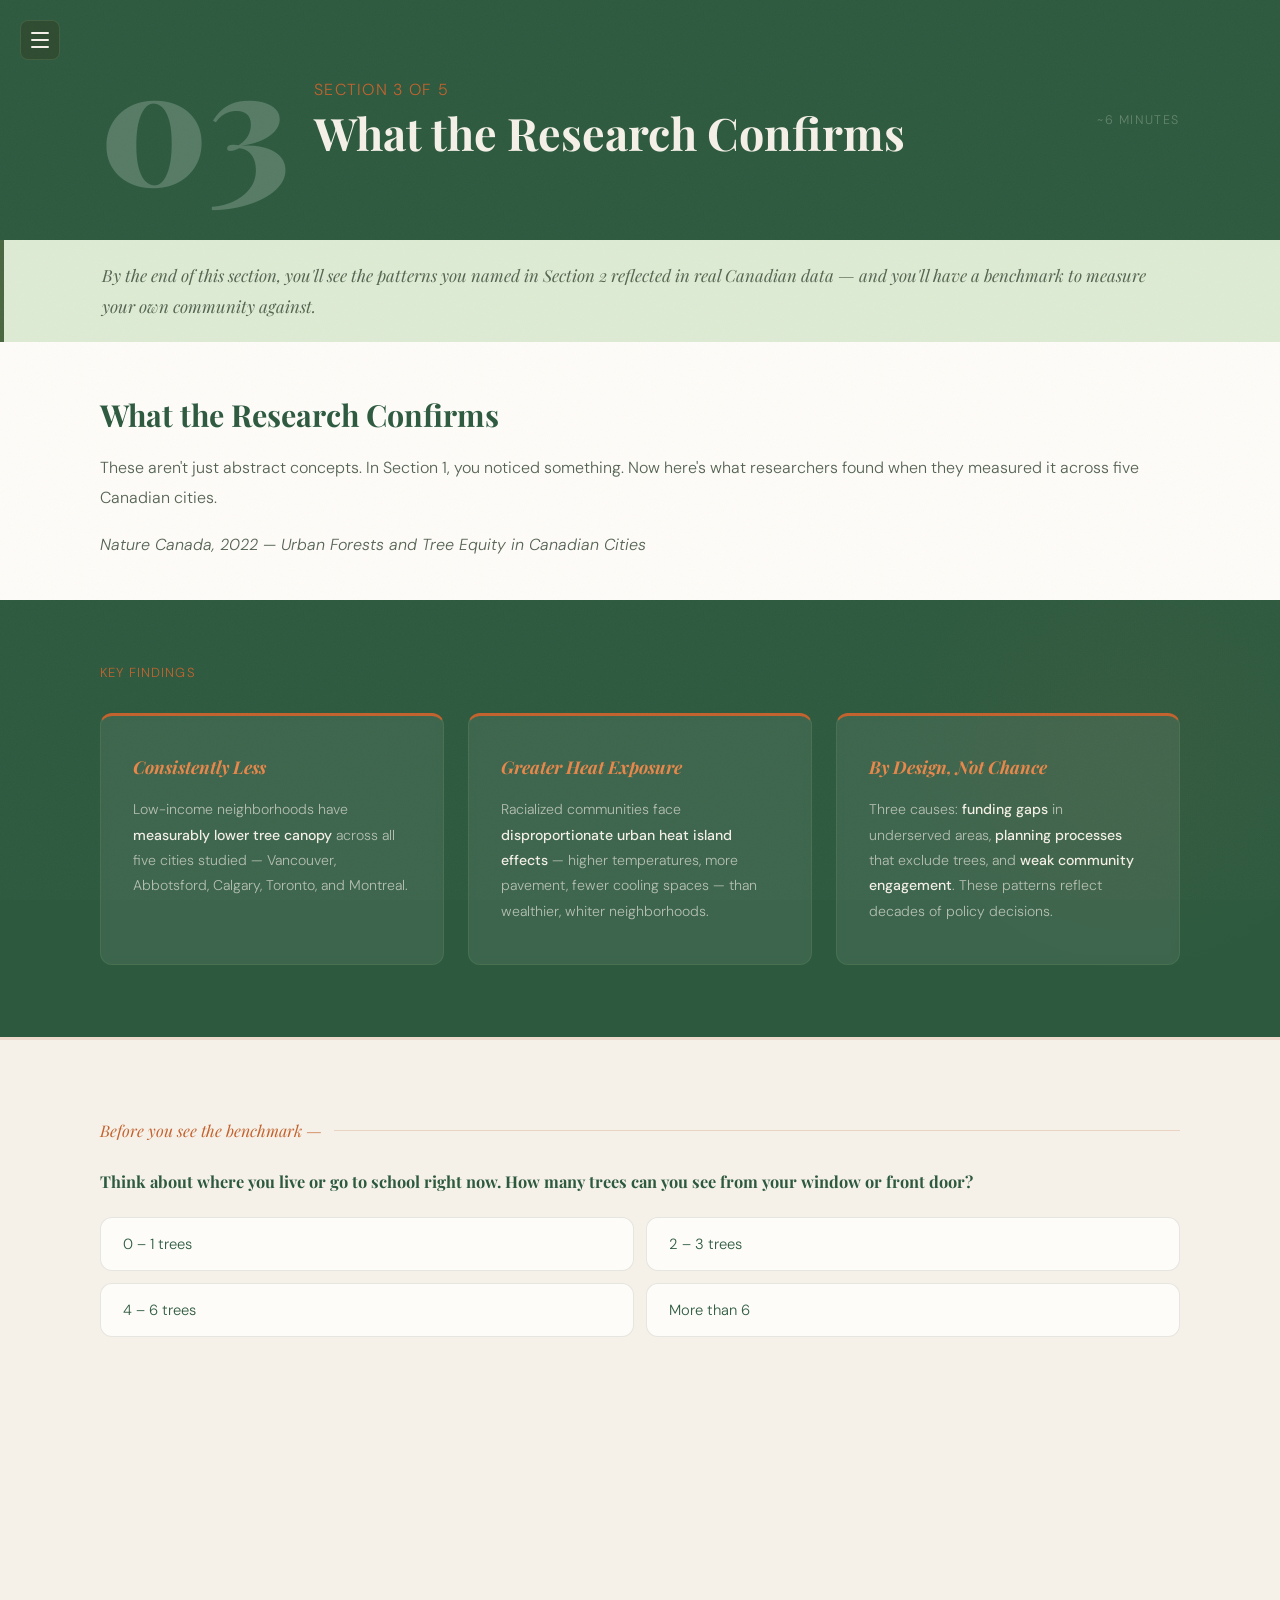
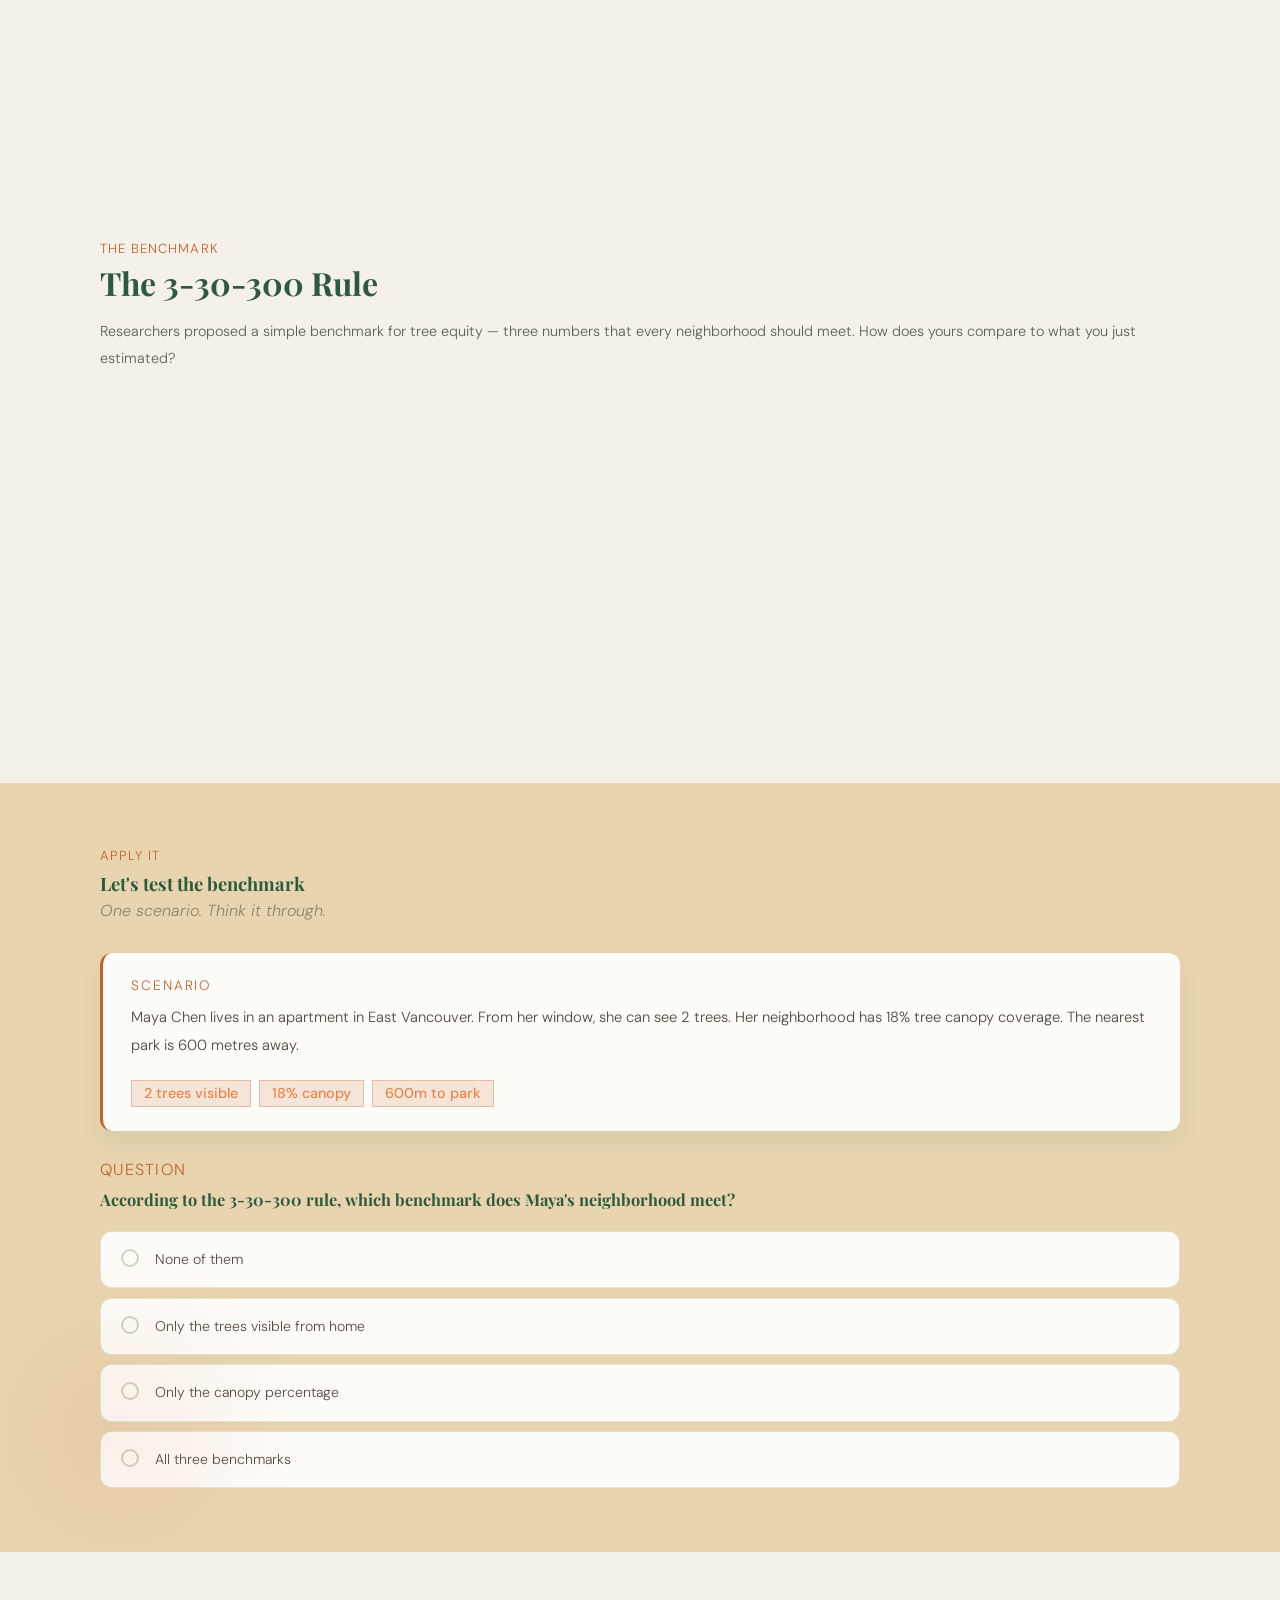
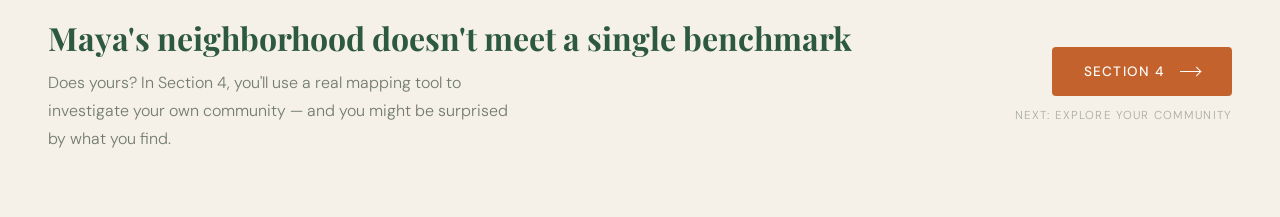
<file: section3.html>
<!DOCTYPE html>
<html lang="en">
<head>
<meta charset="UTF-8"/>
<meta name="viewport" content="width=device-width, initial-scale=1.0"/>
<title>Section 3: The Data — EDCI 487 Week 3</title>
<link href="https://fonts.googleapis.com/css2?family=Playfair+Display:ital,wght@0,400;0,700;0,900;1,400;1,700&family=DM+Sans:wght@300;400;500&display=swap" rel="stylesheet"/>
<style>
*, *::before, *::after { box-sizing: border-box; margin: 0; padding: 0; }
:root {
  --forest:    #2d5a3f;
  --near-black:#1c1a14;
  --moss:      #4a6741;
  --sage:      #7a9e6e;
  --sage-pale: #deebd4;
  --clay:      #c4622d;
  --ember:     #e8874a;
  --sand:      #e8d5b0;
  --cream:     #f5f0e8;
  --white:     #fefcf8;
}
html { scroll-behavior: smooth; }
body { font-family: 'DM Sans', sans-serif; font-weight: 300; background: var(--cream); color: var(--near-black); min-height: 100vh; overflow-x: hidden; }
body::after { content: ''; position: fixed; inset: 0; pointer-events: none; z-index: 9999; opacity: 0.035; background-image: url("data:image/svg+xml,%3Csvg viewBox='0 0 200 200' xmlns='http://www.w3.org/2000/svg'%3E%3Cfilter id='n'%3E%3CfeTurbulence type='fractalNoise' baseFrequency='0.85' numOctaves='4' stitchTiles='stitch'/%3E%3C/filter%3E%3Crect width='100%25' height='100%25' filter='url(%23n)'/%3E%3C/svg%3E"); background-size: 200px 200px; }

#progress-bar { position: fixed; top: 0; left: 0; right: 0; height: 3px; background: linear-gradient(90deg, var(--clay), var(--ember)); transform-origin: left; transform: scaleX(0); transition: transform 0.1s linear; z-index: 1000; }

.sidebar-toggle { position: fixed; top: 1.25rem; left: 1.25rem; z-index: 200; width: 40px; height: 40px; background: rgba(47,74,47,0.9); border: 1px solid rgba(122,158,110,0.25); border-radius: 8px; cursor: pointer; display: flex; flex-direction: column; align-items: center; justify-content: center; gap: 5px; padding: 0; backdrop-filter: blur(8px); -webkit-backdrop-filter: blur(8px); transition: background 0.2s; }
.sidebar-toggle:hover { background: rgba(47,74,47,1); }
.sidebar-toggle .bar { display: block; width: 18px; height: 2px; background: var(--cream); border-radius: 1px; transition: transform 0.3s ease, opacity 0.3s ease; }
.sidebar-toggle.open .bar:nth-child(1) { transform: translateY(7px) rotate(45deg); }
.sidebar-toggle.open .bar:nth-child(2) { opacity: 0; }
.sidebar-toggle.open .bar:nth-child(3) { transform: translateY(-7px) rotate(-45deg); }

.sidebar-overlay { position: fixed; inset: 0; background: rgba(0,0,0,0.4); z-index: 140; opacity: 0; pointer-events: none; transition: opacity 0.3s ease; }
.sidebar-overlay.visible { opacity: 1; pointer-events: auto; }

.sidebar { position: fixed; top: 0; left: 0; width: 260px; height: 100vh; background: #2f4a2f; border-right: 1px solid rgba(122,158,110,0.2); z-index: 150; display: flex; flex-direction: column; align-items: stretch; padding: 4.5rem 0 2rem; overflow-y: auto; transform: translateX(-100%); transition: transform 0.3s ease; text-align: left; }
.sidebar.open { transform: translateX(0); }
.sidebar-logo { font-size: 0.68rem; letter-spacing: 0.22em; text-transform: uppercase; color: rgba(122,158,110,0.5); padding: 0 1rem 1.5rem 2rem; border-bottom: 1px solid rgba(122,158,110,0.1); margin-bottom: 1.5rem; line-height: 1.6; }
.sidebar-nav { display: flex; flex-direction: column; padding: 0; }
.nav-item { display: flex; align-items: baseline; gap: 0.5rem; padding: 0.7rem 1rem 0.7rem 2rem; position: relative; text-decoration: none; transition: background 0.2s ease; width: 100%; }
.nav-item:hover { background: rgba(245,240,232,0.04); }
.nav-item.active::before { content: ''; position: absolute; left: 0; top: 0; bottom: 0; width: 3px; background: var(--clay); }
.nav-num { font-size: 0.68rem; font-weight: 500; color: rgba(245,240,232,0.25); width: 1.5rem; flex-shrink: 0; text-align: left; }
.nav-item.active .nav-num { color: var(--clay); }
.nav-label { font-size: 0.75rem; font-weight: 300; line-height: 1.4; color: rgba(245,240,232,0.35); flex: 1; min-width: 0; text-align: left; }
.nav-item.active .nav-label { color: var(--cream); font-weight: 500; }
.nav-time { font-size: 0.6rem; color: rgba(245,240,232,0.22); letter-spacing: 0.06em; flex-shrink: 0; white-space: nowrap; }

.block-inner { width: min(1080px, 100%); margin: 0 auto; }

.section-header { background: var(--forest); padding: 2.5rem 3rem; }
.section-header-row { display: flex; align-items: center; gap: 1.5rem; }
.sh-number { font-family: 'Playfair Display', serif; font-size: 10rem; font-weight: 900; color: rgba(255,255,255,0.2); line-height: 1; flex-shrink: 0; user-select: none; }
.sh-center { flex: 1; }
.sh-label { font-size: 1rem; letter-spacing: 0.08em; text-transform: uppercase; color: var(--clay); margin-bottom: 0.35rem; }
.sh-title { font-family: 'Playfair Display', serif; font-size: 2.8rem; font-weight: 700; color: var(--cream); line-height: 1.25; }
.sh-time { font-size: 0.78rem; letter-spacing: 0.12em; text-transform: uppercase; color: rgba(245,240,232,0.28); flex-shrink: 0; align-self: center; }

.content-block { background: var(--white); padding: 3.5rem 3rem 2.5rem; }
.content-block.alt { background: var(--cream); }
.content-block p { font-size: 1rem; line-height: 1.9; color: rgba(26,46,26,0.75); margin-bottom: 0.5rem; }
.content-block p:last-child { margin-bottom: 0; }
.content-block strong { font-weight: 500; color: var(--near-black); }
.content-block h2 { font-family: 'Playfair Display', serif; font-size: clamp(1.5rem, 2.5vw, 1.9rem); font-weight: 700; color: var(--forest); margin-bottom: 1.25rem; line-height: 1.15; }
.source-credit { font-size: 0.9rem; font-style: italic; color: rgba(26,46,26,0.32); margin-top: 1rem; }

.sage-callout { background: var(--sage-pale); border-left: 4px solid var(--moss); padding: 1.25rem 3rem; }
.sage-callout .callout-quote { font-family: 'Playfair Display', serif; font-style: italic; font-size: 1.05rem; line-height: 1.85; color: rgba(26,46,26,0.7); }

.reveal { opacity: 0; transform: translateY(20px); transition: opacity 0.55s ease, transform 0.55s ease; }
.reveal.visible { opacity: 1; transform: translateY(0); }
.reveal-stagger > * { opacity: 0; transform: translateY(16px); transition: opacity 0.5s ease, transform 0.5s ease; }
.reveal-stagger.visible > *:nth-child(1){transition-delay:0.05s}
.reveal-stagger.visible > *:nth-child(2){transition-delay:0.18s}
.reveal-stagger.visible > *:nth-child(3){transition-delay:0.31s}
.reveal-stagger.visible > * { opacity: 1; transform: translateY(0); }

/* FINDINGS */
.findings-section { background: var(--forest); padding: 4rem 3rem 4.5rem; position: relative; overflow: hidden; }
.findings-section::before { content: ''; position: absolute; top: -100px; right: -100px; width: 500px; height: 500px; border-radius: 50%; background: radial-gradient(circle, rgba(196,98,45,0.05), transparent 65%); pointer-events: none; }
.findings-eyebrow { font-size: 0.82rem; letter-spacing: 0.08em; text-transform: uppercase; color: var(--clay); margin-bottom: 2rem; }
.findings-grid { display: grid; grid-template-columns: repeat(3, 1fr); gap: 1.5rem; position: relative; z-index: 1; }
.finding-card { background: rgba(245,240,232,0.08); border: 1px solid rgba(122,158,110,0.18); border-top: 3px solid var(--clay); min-height: 220px; padding: 2.5rem 2rem; border-radius: 12px; backdrop-filter: blur(4px); -webkit-backdrop-filter: blur(4px); }
.finding-headline { font-family: 'Playfair Display', serif; font-style: italic; font-size: 1.1rem; font-weight: 700; color: var(--ember); line-height: 1.2; margin-bottom: 1.25rem; }
.finding-body { font-size: 0.88rem; line-height: 1.8; color: rgba(245,240,232,0.65); }
.finding-body strong { color: var(--cream); font-weight: 500; }

/* PREDICTION */
.prediction-block { background: var(--cream); border-top: 3px solid rgba(196,98,45,0.15); padding: 5rem 3rem 4.5rem; }
.predict-label { font-family: 'Playfair Display', serif; font-style: italic; font-size: 1rem; color: var(--clay); margin-bottom: 1.75rem; display: flex; align-items: center; gap: 0.75rem; }
.predict-label::after { content: ''; display: block; flex: 1; height: 1px; background: rgba(196,98,45,0.2); }
.predict-q { font-family: 'Playfair Display', serif; font-size: 1.02rem; font-weight: 700; color: var(--forest); line-height: 1.5; margin-bottom: 1.5rem; }
.predict-options { display: grid; grid-template-columns: 1fr 1fr; gap: 0.75rem; }
.predict-option { background: var(--white); border: 1px solid rgba(26,46,26,0.1); border-radius: 12px; min-height: 52px; padding: 1rem 1.4rem; font-family: 'DM Sans', sans-serif; font-size: 0.92rem; font-weight: 300; color: var(--forest); cursor: pointer; transition: all 0.2s; text-align: left; display: flex; align-items: center; gap: 0.6rem; }
.predict-option:hover { border-color: rgba(196,98,45,0.4); background: rgba(196,98,45,0.04); }
.predict-option.selected { border-color: var(--clay); background: rgba(196,98,45,0.08); font-weight: 500; }
.predict-option.selected::before { content: '\2713'; color: var(--clay); font-size: 0.75rem; flex-shrink: 0; }
.predict-q2-wrap, .predict-ack { opacity: 0; transform: translateY(14px); pointer-events: none; transition: opacity 0.45s ease, transform 0.45s ease; margin-top: 2.5rem; }
.predict-q2-wrap.revealed, .predict-ack.revealed { opacity: 1; transform: translateY(0); pointer-events: all; }
.predict-divider { height: 1px; background: rgba(26,46,26,0.08); margin-bottom: 2.5rem; }
.predict-ack-text { font-family: 'Playfair Display', serif; font-style: italic; font-size: 1.3rem; color: var(--sage); margin-bottom: 2rem; line-height: 1.5; }
.predict-cta { display: inline-flex; align-items: center; gap: 0.6rem; font-family: 'DM Sans', sans-serif; font-size: 1rem; font-weight: 500; letter-spacing: 0.08em; text-transform: uppercase; color: var(--clay); cursor: pointer; text-decoration: none; transition: color 0.2s, gap 0.2s; background: none; border: none; padding: 0; }
.predict-cta:hover { color: var(--ember); gap: 0.9rem; }
.cta-arrow { width: 20px; height: 1px; background: currentColor; position: relative; transition: width 0.2s; }
.predict-cta:hover .cta-arrow { width: 28px; }
.cta-arrow::after { content: ''; position: absolute; right: 0; top: -3px; width: 6px; height: 6px; border-right: 1px solid currentColor; border-top: 1px solid currentColor; transform: rotate(45deg); }

/* BENCHMARK */
.benchmark-section { background: var(--cream); padding: 1rem 3rem 4.5rem; scroll-margin-top: 2rem; }
.benchmark-eyebrow { font-size: 0.82rem; letter-spacing: 0.08em; text-transform: uppercase; color: var(--clay); margin-bottom: 0.5rem; }
.benchmark-heading { font-family: 'Playfair Display', serif; font-size: clamp(1.5rem, 2.5vw, 2.1rem); font-weight: 700; color: var(--forest); margin-bottom: 1rem; line-height: 1.15; }
.benchmark-intro { font-size: 0.9rem; line-height: 1.85; color: rgba(26,46,26,0.72); margin-bottom: 2.5rem; }
.benchmark-grid { display: grid; grid-template-columns: repeat(3, 1fr); gap: 1.25rem; }
.bm-flip { perspective: 1200px; height: 300px; cursor: pointer; }
.bm-inner { position: relative; width: 100%; height: 100%; transition: transform 0.6s cubic-bezier(0.4,0,0.2,1); transform-style: preserve-3d; }
.bm-flip.flipped .bm-inner { transform: rotateY(180deg); }
.bm-front, .bm-back { position: absolute; inset: 0; backface-visibility: hidden; -webkit-backface-visibility: hidden; border-radius: 12px; overflow: hidden; }
.bm-front { background: var(--forest); border: 1px solid rgba(122,158,110,0.15); display: flex; flex-direction: column; align-items: center; justify-content: center; text-align: center; padding: 2rem 1.5rem; position: relative; transition: border-color 0.2s; }
.bm-flip:hover .bm-front { border-color: rgba(122,158,110,0.4); }
.bm-number { font-family: 'Playfair Display', serif; font-size: clamp(2.6rem, 5vw, 3.8rem); font-weight: 900; color: var(--sand); line-height: 0.95; letter-spacing: 0.04em; margin-bottom: 0.4rem; }
.bm-unit { font-family: 'DM Sans', sans-serif; font-size: 0.9rem; font-weight: 500; letter-spacing: 0.08em; text-transform: uppercase; color: rgba(245,240,232,0.38); }
.bm-hint { position: absolute; bottom: 1rem; font-size: 0.58rem; letter-spacing: 0.2em; text-transform: uppercase; color: rgba(255,255,255,0.45); }
.bm-back { background: var(--white); transform: rotateY(180deg); padding: 1.6rem 1.4rem 1.2rem; border: 1px solid rgba(26,46,26,0.08); display: flex; flex-direction: column; overflow-y: auto; }
.bm-tag { font-size: 0.56rem; letter-spacing: 0.24em; text-transform: uppercase; color: var(--clay); margin-bottom: 0.3rem; font-weight: 500; }
.bm-def { font-size: 0.98rem; line-height: 1.75; color: var(--forest); margin-bottom: 0.9rem; }
.bm-rationale { font-size: 0.92rem; line-height: 1.7; color: rgba(26,46,26,0.65); padding-top: 0.6rem; border-top: 1px solid var(--sand); }

/* KNOWLEDGE CHECK */
.check-section { background: var(--sand); padding: 4rem 3rem; position: relative; overflow: hidden; }
.check-section::before { content: ''; position: absolute; bottom: -80px; left: -80px; width: 400px; height: 400px; border-radius: 50%; background: radial-gradient(circle, rgba(196,98,45,0.08), transparent 65%); pointer-events: none; }
.check-eyebrow { font-size: 0.82rem; letter-spacing: 0.08em; text-transform: uppercase; color: var(--clay); margin-bottom: 0.4rem; }
.check-title { font-family: 'Playfair Display', serif; font-size: 1.15rem; font-weight: 700; color: var(--forest); margin-bottom: 0.3rem; }
.check-sub { font-size: 1rem; font-style: italic; color: rgba(42,31,20,0.45); margin-bottom: 2rem; }
.scenario-card { background: var(--white); border-left: 3px solid var(--clay); padding: 1.5rem 1.75rem; margin-bottom: 1.75rem; border-radius: 12px; box-shadow: 0 12px 28px rgba(42,31,20,0.06); }
.scenario-eyebrow { font-size: 0.85rem; letter-spacing: 0.14em; text-transform: uppercase; color: var(--clay); margin-bottom: 0.6rem; }
.scenario-text { font-size: 0.92rem; line-height: 1.9; color: rgba(42,31,20,0.82); margin-bottom: 1.25rem; }
.scenario-tags { display: flex; flex-wrap: wrap; gap: 0.5rem; }
.s-tag { background: rgba(196,98,45,0.15); border: 1px solid rgba(196,98,45,0.3); padding: 0.22rem 0.75rem; font-size: 0.9rem; font-weight: 500; color: var(--ember); }
.q-num { font-size: 1rem; letter-spacing: 0.08em; text-transform: uppercase; color: var(--clay); display: block; margin-bottom: 0.5rem; }
.q-text { font-family: 'Playfair Display', serif; font-size: 1.02rem; font-weight: 700; color: var(--forest); line-height: 1.4; margin-bottom: 1.25rem; }
.options { display: flex; flex-direction: column; gap: 0.6rem; }
.option { display: flex; align-items: flex-start; gap: 1rem; background: var(--white); border: 1px solid rgba(26,46,26,0.12); border-radius: 12px; padding: 1rem 1.25rem; cursor: pointer; transition: background 0.2s, border-color 0.2s; user-select: none; }
.option:hover:not(.locked) { background: rgba(122,158,110,0.08); border-color: rgba(122,158,110,0.4); }
.option.selected:not(.locked) { background: rgba(196,98,45,0.15); border-color: var(--clay); }
.option.correct { background: rgba(74,119,74,0.25); border-color: #4a774a; cursor: default; }
.option.incorrect { background: rgba(196,98,45,0.18); border-color: var(--clay); cursor: default; }
.option.revealed { background: rgba(74,119,74,0.12); border-color: rgba(74,119,74,0.35); cursor: default; }
.option.locked { cursor: default; }
.opt-radio { width: 18px; height: 18px; border-radius: 50%; border: 2px solid rgba(122,158,110,0.4); flex-shrink: 0; margin-top: 1px; display: flex; align-items: center; justify-content: center; transition: all 0.2s; }
.option.selected:not(.locked) .opt-radio { border-color: var(--clay); background: var(--clay); }
.option.correct .opt-radio { border-color: #4a774a; background: #4a774a; }
.option.incorrect .opt-radio { border-color: var(--clay); background: var(--clay); }
.opt-dot { width: 6px; height: 6px; border-radius: 50%; background: white; opacity: 0; transition: opacity 0.15s; }
.option.selected .opt-dot, .option.correct .opt-dot, .option.incorrect .opt-dot { opacity: 1; }
.opt-icon { font-size: 0.8rem; margin-left: auto; flex-shrink: 0; opacity: 0; transition: opacity 0.2s; align-self: center; }
.option.correct .opt-icon, .option.incorrect .opt-icon { opacity: 1; }
.opt-text { font-size: 0.88rem; line-height: 1.65; color: rgba(42,31,20,0.8); }
.option.correct .opt-text { color: #2f5d2f; }
.option.incorrect .opt-text { color: #8a4320; }
.confirm-btn { display: none; width: 100%; margin-top: 1rem; background: var(--clay); color: white; border: none; border-radius: 4px; padding: 0.9rem 1.5rem; font-family: 'DM Sans', sans-serif; font-size: 0.82rem; font-weight: 500; letter-spacing: 0.1em; text-transform: uppercase; cursor: pointer; transition: background 0.2s; }
.confirm-btn:hover { background: var(--ember); }
.confirm-btn.visible { display: block; }
.feedback-panel { margin-top: 1rem; padding: 1.1rem 1.4rem; display: none; opacity: 0; align-items: flex-start; gap: 0.75rem; border-radius: 12px; }
.feedback-panel.visible { display: flex; animation: feedIn 0.4s ease forwards; }
@keyframes feedIn { from{opacity:0;transform:translateY(8px)} to{opacity:1;transform:translateY(0)} }
.feedback-panel.correct-fb { background: rgba(74,119,74,0.2); border: 1px solid rgba(74,119,74,0.4); }
.feedback-panel.incorrect-fb { background: rgba(232,135,74,0.15); border: 1px solid rgba(232,135,74,0.35); }
.fb-icon { font-size: 1.1rem; flex-shrink: 0; margin-top: 1px; }
.fb-text { font-size: 0.88rem; line-height: 1.65; color: rgba(26,46,26,0.85); }
.fb-text strong { color: var(--near-black); }

/* BEGIN CTA */
.begin-section { background: var(--cream); padding: 4rem 3rem; display: flex; justify-content: space-between; align-items: center; gap: 4rem; }
.begin-text .begin-heading { font-family: 'Playfair Display', serif; font-size: 2rem; color: var(--forest); font-weight: 700; margin-bottom: 0.6rem; }
.begin-text .begin-sub { font-size: 1rem; line-height: 1.75; color: rgba(26,46,26,0.6); max-width: 480px; }
.begin-action { display: flex; flex-direction: column; align-items: flex-end; gap: 0.75rem; flex-shrink: 0; }
.btn-begin { display: inline-flex; align-items: center; gap: 1rem; background: var(--clay); color: var(--white); font-family: 'DM Sans', sans-serif; font-size: 0.85rem; font-weight: 500; letter-spacing: 0.08em; text-transform: uppercase; text-decoration: none; padding: 1rem 2rem; border-radius: 4px; transition: background 0.2s; }
.btn-begin:hover { background: var(--ember); }
.btn-begin .arrow { width: 20px; height: 1px; background: currentColor; position: relative; transition: width 0.25s; }
.btn-begin:hover .arrow { width: 28px; }
.btn-begin .arrow::after { content: ''; position: absolute; right: 0; top: -3px; width: 7px; height: 7px; border-right: 1px solid currentColor; border-top: 1px solid currentColor; transform: rotate(45deg); }
.time-note { font-size: 0.72rem; letter-spacing: 0.1em; text-transform: uppercase; color: rgba(26,46,26,0.35); }

@media (max-width: 900px) {
  .findings-grid { grid-template-columns: 1fr; gap: 1rem; }
  .benchmark-grid { grid-template-columns: 1fr; }
  .bm-flip { height: 260px; }
}
@media (max-width: 768px) {
  .section-header, .content-block, .sage-callout, .findings-section,
  .prediction-block, .benchmark-section, .check-section, .begin-section { padding-left: 1.5rem; padding-right: 1.5rem; }
  .sh-number { font-size: 5rem; }
  .predict-options { grid-template-columns: 1fr; }
  .begin-section { flex-direction: column; align-items: flex-start; }
  .begin-action { align-items: flex-start; }
}
</style>
</head>
<body>
<div id="progress-bar"></div>

<button class="sidebar-toggle" aria-label="Toggle navigation">
  <span class="bar"></span><span class="bar"></span><span class="bar"></span>
</button>
<div class="sidebar-overlay"></div>

<aside class="sidebar">
  <div class="sidebar-logo">EDCI 487<br>Climate Change Education<br>Week 3</div>
  <nav class="sidebar-nav">
    <a class="nav-item" href="index.html">
      <span class="nav-num">&uarr;</span>
      <span class="nav-label">Intro &amp; Overview</span>
    </a>
    <a class="nav-item" href="section1.html#section1">
      <span class="nav-num">01</span>
      <span class="nav-label">Why Your Neighborhood Matters</span>
      <span class="nav-time">8 min</span>
    </a>
    <a class="nav-item" href="section2.html">
      <span class="nav-num">02</span>
      <span class="nav-label">Key Concepts</span>
      <span class="nav-time">8 min</span>
    </a>
    <a class="nav-item active" href="section3.html">
      <span class="nav-num">03</span>
      <span class="nav-label">What the Research Confirms</span>
      <span class="nav-time">6 min</span>
    </a>
    <a class="nav-item" href="section4.html">
      <span class="nav-num">04</span>
      <span class="nav-label">Explore Your Community</span>
      <span class="nav-time">10 min</span>
    </a>
    <a class="nav-item" href="section5.html">
      <span class="nav-num">05</span>
      <span class="nav-label">Classroom Connection</span>
      <span class="nav-time">5 min</span>
    </a>
  </nav>
</aside>

<section class="section-header">
  <div class="block-inner section-header-row">
    <div class="sh-number">03</div>
    <div class="sh-center">
      <div class="sh-label">Section 3 of 5</div>
      <div class="sh-title reveal">What the Research Confirms</div>
    </div>
    <div class="sh-time reveal">~6 minutes</div>
  </div>
</section>

<section class="sage-callout reveal">
  <div class="block-inner">
    <div class="callout-quote">By the end of this section, you'll see the patterns you named in Section 2 reflected in real Canadian data &mdash; and you'll have a benchmark to measure your own community against.</div>
  </div>
</section>

<section class="content-block reveal">
  <div class="block-inner">
    <h2>What the Research Confirms</h2>
    <p>These aren't just abstract concepts. In Section 1, you noticed something. Now here's what researchers found when they measured it across five Canadian cities.</p>
    <p class="source-credit">Nature Canada, 2022 &mdash; Urban Forests and Tree Equity in Canadian Cities</p>
  </div>
</section>

<div class="findings-section">
  <div class="block-inner">
    <div class="findings-eyebrow">Key Findings</div>
    <div class="findings-grid reveal-stagger">
      <div class="finding-card">
        <div class="finding-headline">Consistently Less</div>
        <div class="finding-body">Low-income neighborhoods have <strong>measurably lower tree canopy</strong> across all five cities studied &mdash; Vancouver, Abbotsford, Calgary, Toronto, and Montreal.</div>
      </div>
      <div class="finding-card">
        <div class="finding-headline">Greater Heat Exposure</div>
        <div class="finding-body">Racialized communities face <strong>disproportionate urban heat island effects</strong> &mdash; higher temperatures, more pavement, fewer cooling spaces &mdash; than wealthier, whiter neighborhoods.</div>
      </div>
      <div class="finding-card">
        <div class="finding-headline">By Design, Not Chance</div>
        <div class="finding-body">Three causes: <strong>funding gaps</strong> in underserved areas, <strong>planning processes</strong> that exclude trees, and <strong>weak community engagement</strong>. These patterns reflect decades of policy decisions.</div>
      </div>
    </div>
  </div>
</div>

<div class="prediction-block reveal">
  <div class="block-inner">
    <div class="predict-label">Before you see the benchmark &mdash;</div>
    <div class="predict-q">Think about where you live or go to school right now. How many trees can you see from your window or front door?</div>
    <div class="predict-options" id="q1-opts">
      <button class="predict-option" onclick="selectPredict(this, 'q1', 0)">0 &ndash; 1 trees</button>
      <button class="predict-option" onclick="selectPredict(this, 'q1', 1)">2 &ndash; 3 trees</button>
      <button class="predict-option" onclick="selectPredict(this, 'q1', 2)">4 &ndash; 6 trees</button>
      <button class="predict-option" onclick="selectPredict(this, 'q1', 3)">More than 6</button>
    </div>
    <div class="predict-q2-wrap" id="q2-wrap">
      <div class="predict-divider"></div>
      <div class="predict-q">And roughly how far are you from the nearest park or green space?</div>
      <div class="predict-options" id="q2-opts">
        <button class="predict-option" onclick="selectPredict(this, 'q2', 0)">Under 5 min walk</button>
        <button class="predict-option" onclick="selectPredict(this, 'q2', 1)">5 &ndash; 10 min walk</button>
        <button class="predict-option" onclick="selectPredict(this, 'q2', 2)">More than 10 min walk</button>
        <button class="predict-option" onclick="selectPredict(this, 'q2', 3)">I'm not sure</button>
      </div>
    </div>
    <div class="predict-ack" id="predict-ack">
      <div class="predict-divider"></div>
      <div class="predict-ack-text">Got it. Keep that in mind.</div>
      <button class="predict-cta" onclick="scrollToBenchmark()">
        Now see how researchers measure it <span class="cta-arrow"></span>
      </button>
    </div>
  </div>
</div>

<div class="benchmark-section" id="benchmark">
  <div class="block-inner">
    <div class="benchmark-eyebrow reveal">The Benchmark</div>
    <h2 class="benchmark-heading reveal">The 3-30-300 Rule</h2>
    <p class="benchmark-intro reveal">Researchers proposed a simple benchmark for tree equity &mdash; three numbers that every neighborhood should meet. How does yours compare to what you just estimated?</p>
    <div class="benchmark-grid reveal-stagger">
      <div class="bm-flip" onclick="flipBm(this)">
        <div class="bm-inner">
          <div class="bm-front">
            <div class="bm-number">3</div>
            <div class="bm-unit">trees visible</div>
            <div class="bm-hint">Flip to explore &rarr;</div>
          </div>
          <div class="bm-back">
            <div class="bm-tag">What it means</div>
            <div class="bm-def">You should be able to see at least 3 trees from your home or the entrance to your building.</div>
            <div class="bm-tag">Why this number</div>
            <div class="bm-rationale">Visible trees reduce stress, improve mood, and create connection to nature. If you can't see a single tree, the psychological and physical benefits of urban green space don't reach you.</div>
          </div>
        </div>
      </div>
      <div class="bm-flip" onclick="flipBm(this)">
        <div class="bm-inner">
          <div class="bm-front">
            <div class="bm-number">30%</div>
            <div class="bm-unit">canopy cover</div>
            <div class="bm-hint">Flip to explore &rarr;</div>
          </div>
          <div class="bm-back">
            <div class="bm-tag">What it means</div>
            <div class="bm-def">At least 30% of your neighborhood's surface area should be covered by tree canopy when viewed from above.</div>
            <div class="bm-tag">Why this number</div>
            <div class="bm-rationale">At 30% canopy, neighborhoods experience measurable cooling effects, reduced stormwater runoff, and better air quality. Below that threshold, urban heat islands intensify &mdash; especially in summer.</div>
          </div>
        </div>
      </div>
      <div class="bm-flip" onclick="flipBm(this)">
        <div class="bm-inner">
          <div class="bm-front">
            <div class="bm-number">300m</div>
            <div class="bm-unit">to green space</div>
            <div class="bm-hint">Flip to explore &rarr;</div>
          </div>
          <div class="bm-back">
            <div class="bm-tag">What it means</div>
            <div class="bm-def">Everyone should live within 300 metres &mdash; roughly a 3&ndash;4 minute walk &mdash; of a quality green space.</div>
            <div class="bm-tag">Why this number</div>
            <div class="bm-rationale">300 metres is the distance at which people actually use green spaces regularly. Beyond that, visit frequency drops sharply. Access on paper doesn't translate to access in practice.</div>
          </div>
        </div>
      </div>
    </div>
  </div>
</div>

<div class="check-section reveal">
  <div class="block-inner">
    <div class="check-eyebrow">Apply It</div>
    <div class="check-title">Let's test the benchmark</div>
    <div class="check-sub">One scenario. Think it through.</div>
    <div class="scenario-card">
      <div class="scenario-eyebrow">Scenario</div>
      <div class="scenario-text">Maya Chen lives in an apartment in East Vancouver. From her window, she can see 2 trees. Her neighborhood has 18% tree canopy coverage. The nearest park is 600 metres away.</div>
      <div class="scenario-tags">
        <span class="s-tag">2 trees visible</span>
        <span class="s-tag">18% canopy</span>
        <span class="s-tag">600m to park</span>
      </div>
    </div>
    <span class="q-num">Question</span>
    <div class="q-text">According to the 3-30-300 rule, which benchmark does Maya's neighborhood meet?</div>
    <div class="options">
      <div class="option" data-val="A" onclick="selectOpt(this)">
        <div class="opt-radio"><div class="opt-dot"></div></div>
        <div class="opt-text">None of them</div>
        <div class="opt-icon"></div>
      </div>
      <div class="option" data-val="B" onclick="selectOpt(this)">
        <div class="opt-radio"><div class="opt-dot"></div></div>
        <div class="opt-text">Only the trees visible from home</div>
        <div class="opt-icon"></div>
      </div>
      <div class="option" data-val="C" onclick="selectOpt(this)">
        <div class="opt-radio"><div class="opt-dot"></div></div>
        <div class="opt-text">Only the canopy percentage</div>
        <div class="opt-icon"></div>
      </div>
      <div class="option" data-val="D" onclick="selectOpt(this)">
        <div class="opt-radio"><div class="opt-dot"></div></div>
        <div class="opt-text">All three benchmarks</div>
        <div class="opt-icon"></div>
      </div>
    </div>
    <button class="confirm-btn" id="confirm-btn" onclick="confirmCheck()">Confirm Answer</button>
    <div class="feedback-panel" id="feedback"></div>
  </div>
</div>

<section class="begin-section reveal">
  <div class="block-inner" style="display:flex; justify-content:space-between; align-items:center; gap:4rem; width:100%; flex-wrap:wrap;">
    <div class="begin-text">
      <h2 class="begin-heading">Maya's neighborhood doesn't meet a single benchmark</h2>
      <p class="begin-sub">Does yours? In Section 4, you'll use a real mapping tool to investigate your own community &mdash; and you might be surprised by what you find.</p>
    </div>
    <div class="begin-action">
      <a class="btn-begin" href="section4.html">
        Section 4 <span class="arrow"></span>
      </a>
      <span class="time-note">Next: Explore Your Community</span>
    </div>
  </div>
</section>

<script>
const predictState = { q1: null, q2: null };
function selectPredict(btn, q, idx) {
  document.querySelectorAll('#' + q + '-opts .predict-option').forEach(o => o.classList.remove('selected'));
  btn.classList.add('selected');
  predictState[q] = idx;
  if (q === 'q1') setTimeout(() => document.getElementById('q2-wrap').classList.add('revealed'), 300);
  if (q === 'q2') setTimeout(() => document.getElementById('predict-ack').classList.add('revealed'), 300);
}
function scrollToBenchmark() { document.getElementById('benchmark').scrollIntoView({ behavior: 'smooth' }); }
function flipBm(card) { card.classList.toggle('flipped'); }

const correct = 'A';
let selected = null, confirmed = false;
const feedbackText = {
  correct: '<strong>Exactly right.</strong> Maya\'s neighborhood misses all three benchmarks \u2014 2 trees (not 3), 18% canopy (not 30%), 600m to a park (not 300m). Her situation isn\'t unusual. In Section 4, you\'ll measure your own community using the same rule.',
  incorrect: 'Check the numbers again. Maya has 2 trees visible (the rule says 3), 18% canopy (the rule says 30%), and her park is 600m away (the rule says 300m). <strong>She misses all three</strong> \u2014 and her situation reflects a pattern across Canadian cities.'
};
function selectOpt(el) {
  if (confirmed) return;
  document.querySelectorAll('.option').forEach(o => o.classList.remove('selected'));
  el.classList.add('selected');
  selected = el.dataset.val;
  document.getElementById('confirm-btn').classList.add('visible');
}
function confirmCheck() {
  if (!selected || confirmed) return;
  confirmed = true;
  const isCorrect = selected === correct;
  document.querySelectorAll('.option').forEach(opt => {
    opt.classList.add('locked'); opt.classList.remove('selected');
    const val = opt.dataset.val, icon = opt.querySelector('.opt-icon');
    if (val === correct) { opt.classList.add('correct'); icon.textContent = '\u2713'; }
    else if (val === selected && !isCorrect) { opt.classList.add('incorrect'); icon.textContent = '\u2717'; }
  });
  document.getElementById('confirm-btn').classList.remove('visible');
  const fb = document.getElementById('feedback');
  fb.className = 'feedback-panel visible ' + (isCorrect ? 'correct-fb' : 'incorrect-fb');
  fb.innerHTML = '<span class="fb-icon">' + (isCorrect ? '\u2713' : '\u2192') + '</span><span class="fb-text">' + feedbackText[isCorrect ? 'correct' : 'incorrect'] + '</span>';
}

window.addEventListener('scroll', () => {
  const doc = document.documentElement;
  const max = doc.scrollHeight - doc.clientHeight;
  const scrolled = max > 0 ? Math.min(doc.scrollTop / max, 1) : 1;
  document.getElementById('progress-bar').style.transform = 'scaleX(' + scrolled + ')';
});

const observer = new IntersectionObserver(entries => {
  entries.forEach(e => { if (e.isIntersecting) { e.target.classList.add('visible'); observer.unobserve(e.target); } });
}, { threshold: 0.08 });
document.querySelectorAll('.reveal, .reveal-stagger').forEach(el => observer.observe(el));

const toggle = document.querySelector('.sidebar-toggle');
const sidebar = document.querySelector('.sidebar');
const overlay = document.querySelector('.sidebar-overlay');
function openSidebar() { sidebar.classList.add('open'); overlay.classList.add('visible'); toggle.classList.add('open'); }
function closeSidebar() { sidebar.classList.remove('open'); overlay.classList.remove('visible'); toggle.classList.remove('open'); }
toggle.addEventListener('click', function () { if (sidebar.classList.contains('open')) { closeSidebar(); } else { openSidebar(); } });
overlay.addEventListener('click', closeSidebar);
</script>
</body>
</html>
</file>
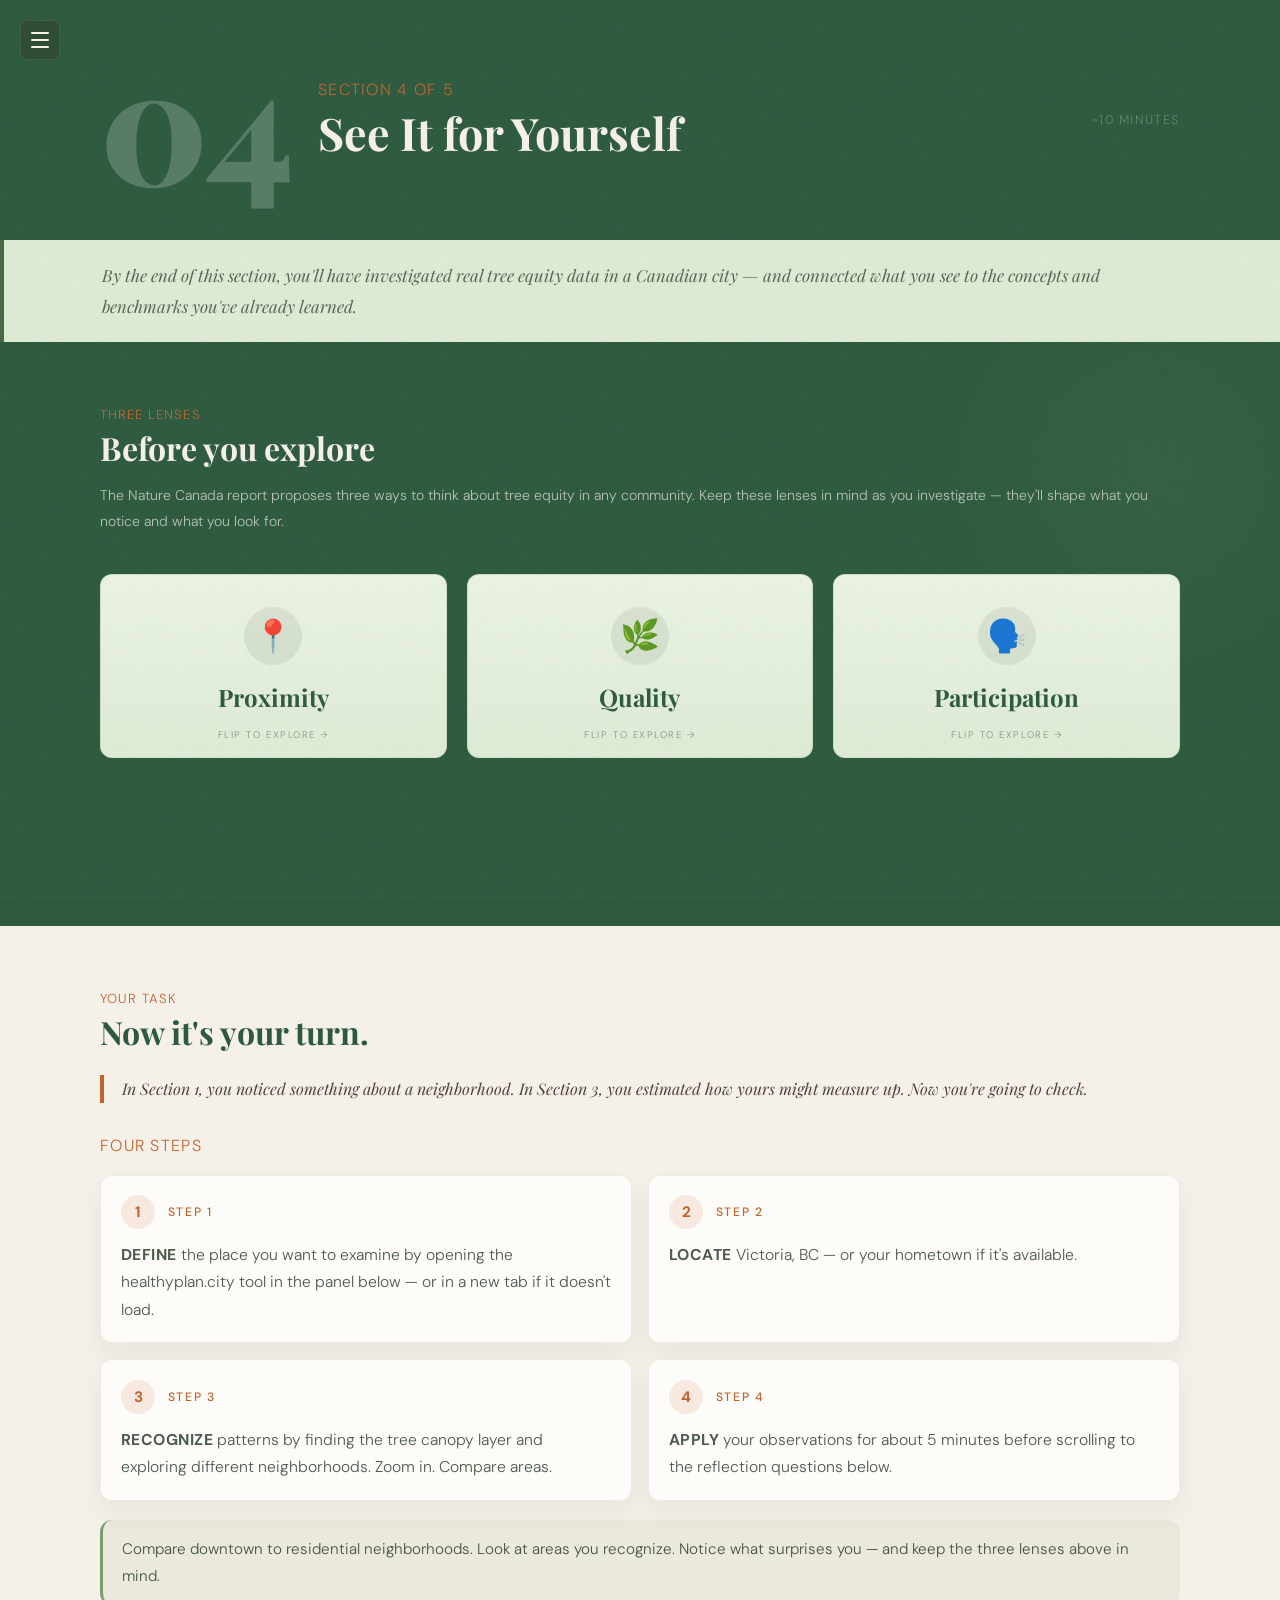
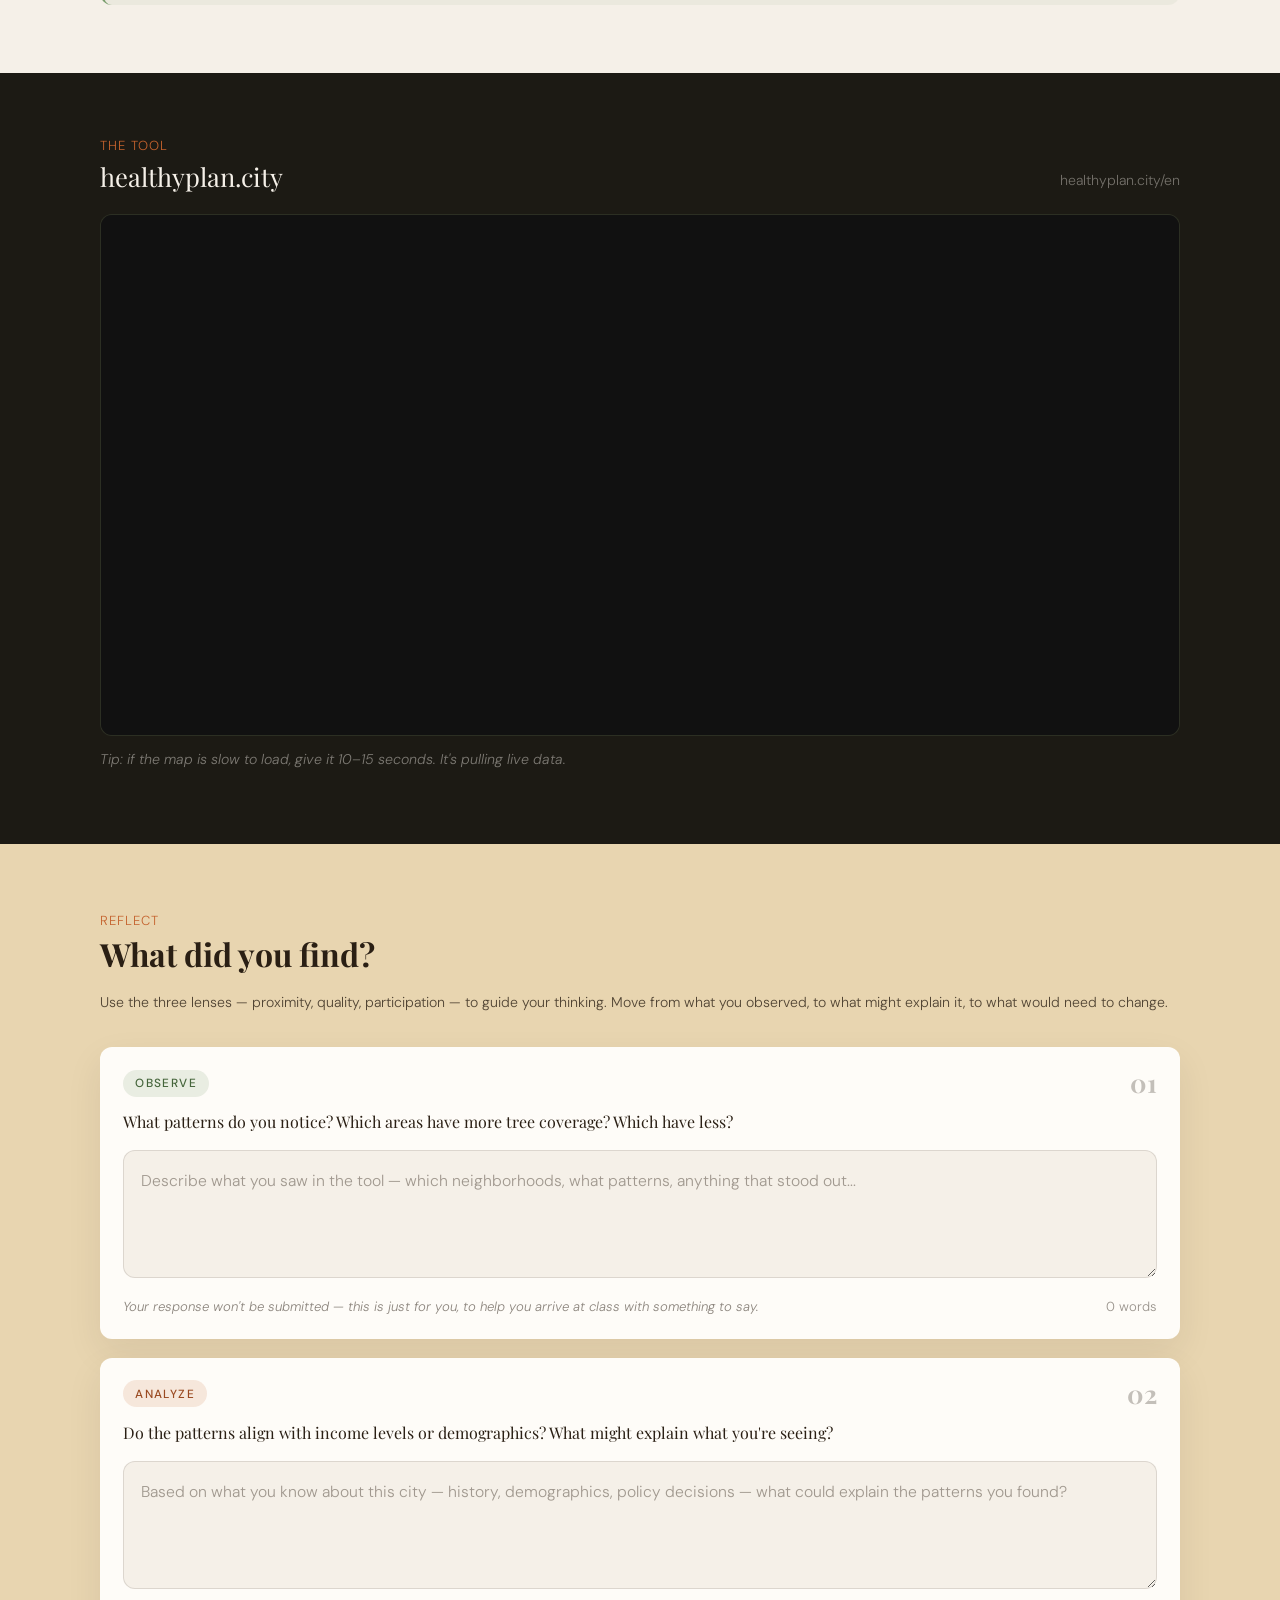
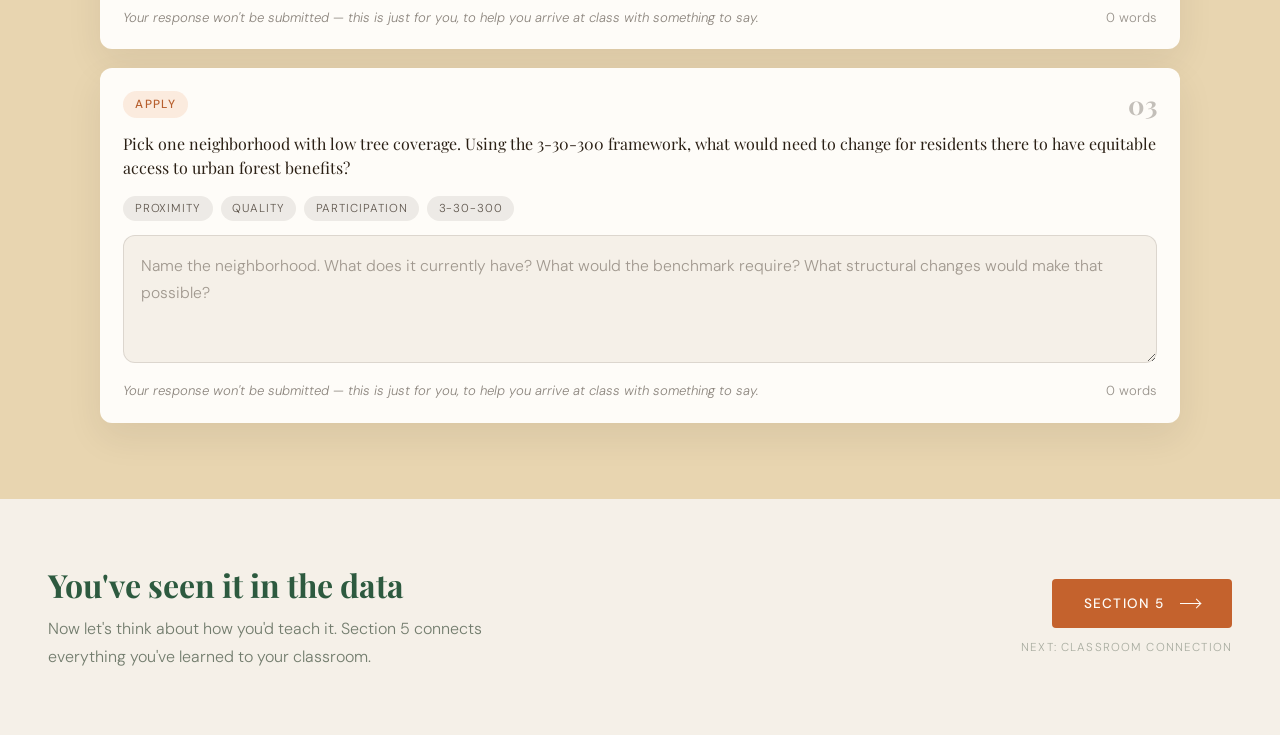
<file: section4.html>
<!DOCTYPE html>
<html lang="en">
<head>
<meta charset="UTF-8"/>
<meta name="viewport" content="width=device-width, initial-scale=1.0"/>
<title>Section 4: Explore Your Community — EDCI 487 Week 3</title>
<link href="https://fonts.googleapis.com/css2?family=Playfair+Display:ital,wght@0,400;0,700;0,900;1,400;1,700&family=DM+Sans:wght@300;400;500&display=swap" rel="stylesheet"/>
<style>
*, *::before, *::after { box-sizing: border-box; margin: 0; padding: 0; }
:root {
  --forest:    #2d5a3f;
  --near-black:#1c1a14;
  --moss:      #4a6741;
  --sage:      #7a9e6e;
  --sage-pale: #deebd4;
  --clay:      #c4622d;
  --ember:     #e8874a;
  --sand:      #e8d5b0;
  --cream:     #f5f0e8;
  --white:     #fefcf8;
}
html { scroll-behavior: smooth; }
body { font-family: 'DM Sans', sans-serif; font-weight: 300; background: var(--cream); color: var(--near-black); min-height: 100vh; overflow-x: hidden; }
body::after { content: ''; position: fixed; inset: 0; pointer-events: none; z-index: 9999; opacity: 0.035; background-image: url("data:image/svg+xml,%3Csvg viewBox='0 0 200 200' xmlns='http://www.w3.org/2000/svg'%3E%3Cfilter id='n'%3E%3CfeTurbulence type='fractalNoise' baseFrequency='0.85' numOctaves='4' stitchTiles='stitch'/%3E%3C/filter%3E%3Crect width='100%25' height='100%25' filter='url(%23n)'/%3E%3C/svg%3E"); background-size: 200px 200px; }

#progress-bar { position: fixed; top: 0; left: 0; right: 0; height: 3px; background: linear-gradient(90deg, var(--clay), var(--ember)); transform-origin: left; transform: scaleX(0); transition: transform 0.1s linear; z-index: 1000; }

.sidebar-toggle { position: fixed; top: 1.25rem; left: 1.25rem; z-index: 200; width: 40px; height: 40px; background: rgba(47,74,47,0.9); border: 1px solid rgba(122,158,110,0.25); border-radius: 8px; cursor: pointer; display: flex; flex-direction: column; align-items: center; justify-content: center; gap: 5px; padding: 0; backdrop-filter: blur(8px); -webkit-backdrop-filter: blur(8px); transition: background 0.2s; }
.sidebar-toggle:hover { background: rgba(47,74,47,1); }
.sidebar-toggle .bar { display: block; width: 18px; height: 2px; background: var(--cream); border-radius: 1px; transition: transform 0.3s ease, opacity 0.3s ease; }
.sidebar-toggle.open .bar:nth-child(1) { transform: translateY(7px) rotate(45deg); }
.sidebar-toggle.open .bar:nth-child(2) { opacity: 0; }
.sidebar-toggle.open .bar:nth-child(3) { transform: translateY(-7px) rotate(-45deg); }
.sidebar-overlay { position: fixed; inset: 0; background: rgba(0,0,0,0.4); z-index: 140; opacity: 0; pointer-events: none; transition: opacity 0.3s ease; }
.sidebar-overlay.visible { opacity: 1; pointer-events: auto; }
.sidebar { position: fixed; top: 0; left: 0; width: 260px; height: 100vh; background: #2f4a2f; border-right: 1px solid rgba(122,158,110,0.2); z-index: 150; display: flex; flex-direction: column; align-items: stretch; padding: 4.5rem 0 2rem; overflow-y: auto; transform: translateX(-100%); transition: transform 0.3s ease; text-align: left; }
.sidebar.open { transform: translateX(0); }
.sidebar-logo { font-size: 0.68rem; letter-spacing: 0.22em; text-transform: uppercase; color: rgba(122,158,110,0.5); padding: 0 1rem 1.5rem 2rem; border-bottom: 1px solid rgba(122,158,110,0.1); margin-bottom: 1.5rem; line-height: 1.6; }
.sidebar-nav { display: flex; flex-direction: column; padding: 0; }
.nav-item { display: flex; align-items: baseline; gap: 0.5rem; padding: 0.7rem 1rem 0.7rem 2rem; position: relative; text-decoration: none; transition: background 0.2s ease; width: 100%; }
.nav-item:hover { background: rgba(245,240,232,0.04); }
.nav-item.active::before { content: ''; position: absolute; left: 0; top: 0; bottom: 0; width: 3px; background: var(--clay); }
.nav-num { font-size: 0.68rem; font-weight: 500; color: rgba(245,240,232,0.25); width: 1.5rem; flex-shrink: 0; text-align: left; }
.nav-item.active .nav-num { color: var(--clay); }
.nav-label { font-size: 0.75rem; font-weight: 300; line-height: 1.4; color: rgba(245,240,232,0.35); flex: 1; min-width: 0; text-align: left; }
.nav-item.active .nav-label { color: var(--cream); font-weight: 500; }
.nav-time { font-size: 0.6rem; color: rgba(245,240,232,0.22); letter-spacing: 0.06em; flex-shrink: 0; white-space: nowrap; }

.block-inner { width: min(1080px, 100%); margin: 0 auto; }

.section-header { background: var(--forest); padding: 2.5rem 3rem; }
.section-header-row { display: flex; align-items: center; gap: 1.5rem; }
.sh-number { font-family: 'Playfair Display', serif; font-size: 10rem; font-weight: 900; color: rgba(255,255,255,0.2); line-height: 1; flex-shrink: 0; user-select: none; }
.sh-center { flex: 1; }
.sh-label { font-size: 1rem; letter-spacing: 0.08em; text-transform: uppercase; color: var(--clay); margin-bottom: 0.35rem; }
.sh-title { font-family: 'Playfair Display', serif; font-size: 2.8rem; font-weight: 700; color: var(--cream); line-height: 1.25; }
.sh-time { font-size: 0.78rem; letter-spacing: 0.12em; text-transform: uppercase; color: rgba(245,240,232,0.28); flex-shrink: 0; align-self: center; }

.sage-callout { background: var(--sage-pale); border-left: 4px solid var(--moss); padding: 1.25rem 3rem; }
.sage-callout .callout-quote { font-family: 'Playfair Display', serif; font-style: italic; font-size: 1.05rem; line-height: 1.85; color: rgba(26,46,26,0.7); }

.reveal { opacity: 0; transform: translateY(20px); transition: opacity 0.55s ease, transform 0.55s ease; }
.reveal.visible { opacity: 1; transform: translateY(0); }
.reveal-stagger > * { opacity: 0; transform: translateY(16px); transition: opacity 0.5s ease, transform 0.5s ease; }
.reveal-stagger.visible > *:nth-child(1){transition-delay:0.05s}
.reveal-stagger.visible > *:nth-child(2){transition-delay:0.18s}
.reveal-stagger.visible > *:nth-child(3){transition-delay:0.31s}
.reveal-stagger.visible > *:nth-child(4){transition-delay:0.44s}
.reveal-stagger.visible > * { opacity: 1; transform: translateY(0); }

/* LENSES */
.lenses-section { background: var(--forest); padding: 4rem 3rem 4.5rem; position: relative; overflow: hidden; }
.lenses-section::before { content: ''; position: absolute; top: -80px; right: -80px; width: 420px; height: 420px; border-radius: 50%; background: radial-gradient(circle, rgba(122,158,110,0.08), transparent 68%); pointer-events: none; }
.eyebrow { font-size: 0.82rem; letter-spacing: 0.08em; text-transform: uppercase; color: var(--clay); margin-bottom: 0.4rem; }
.section-heading { font-family: 'Playfair Display', serif; font-size: clamp(1.5rem, 2.5vw, 2.1rem); font-weight: 700; line-height: 1.15; color: var(--cream); margin-bottom: 1rem; }
.section-intro { font-size: 0.88rem; line-height: 1.85; color: rgba(245,240,232,0.7); margin-bottom: 2.5rem; }
.lens-grid { display: grid; grid-template-columns: repeat(3, 1fr); gap: 1.25rem; position: relative; z-index: 1; }
.lens-flip { perspective: 1200px; height: 280px; cursor: pointer; }
.lens-inner { position: relative; width: 100%; height: 100%; transition: transform 0.6s cubic-bezier(0.4, 0, 0.2, 1); transform-style: preserve-3d; }
.lens-flip.flipped .lens-inner { transform: rotateY(180deg); }
.lens-front, .lens-back { position: absolute; inset: 0; backface-visibility: hidden; -webkit-backface-visibility: hidden; border-radius: 12px; overflow: hidden; }
.lens-front { background: linear-gradient(180deg, #eaf3e3, #deebd4); border: 1px solid rgba(122,158,110,0.22); display: flex; flex-direction: column; align-items: center; justify-content: center; text-align: center; padding: 2rem 1.6rem 2.2rem; position: relative; transition: border-color 0.2s, transform 0.2s; }
.lens-flip:hover .lens-front { border-color: rgba(122,158,110,0.46); transform: translateY(-2px); }
.lens-icon { width: 58px; height: 58px; display: inline-flex; align-items: center; justify-content: center; border-radius: 50%; background: rgba(26,46,26,0.08); color: var(--forest); font-size: 2rem; line-height: 1; margin-bottom: 1.1rem; }
.lens-term { font-family: 'Playfair Display', serif; font-size: 1.5rem; font-weight: 700; line-height: 1.2; color: var(--forest); margin-bottom: 0.65rem; }
.lens-hint { position: absolute; bottom: 1.05rem; font-size: 0.6rem; letter-spacing: 0.16em; text-transform: uppercase; color: rgba(26,46,26,0.46); }
.lens-back { background: var(--white); transform: rotateY(180deg); padding: 1.55rem 1.4rem 1.2rem; border: 1px solid rgba(26,46,26,0.1); display: flex; flex-direction: column; overflow-y: auto; }
.lens-tag { font-size: 0.56rem; letter-spacing: 0.24em; text-transform: uppercase; color: var(--clay); margin-bottom: 0.35rem; font-weight: 500; }
.lens-question { font-family: 'Playfair Display', serif; font-style: italic; font-size: 1.04rem; line-height: 1.72; color: var(--forest); margin-bottom: 0.9rem; }
.lens-note { font-size: 0.9rem; line-height: 1.72; color: rgba(26,46,26,0.72); padding-top: 0.7rem; border-top: 1px solid rgba(232,213,176,0.9); margin-top: auto; }

/* TASK */
.task-section { background: var(--cream); padding: 4rem 3rem 4.25rem; }
.task-heading { font-family: 'Playfair Display', serif; font-size: clamp(1.5rem, 2.5vw, 2.1rem); font-weight: 700; line-height: 1.15; color: var(--forest); margin-bottom: 1rem; }
.task-bridge { border-left: 4px solid var(--clay); padding-left: 1.15rem; margin: 1.5rem 0 2rem; font-family: 'Playfair Display', serif; font-style: italic; font-size: 1rem; line-height: 1.75; color: rgba(42,31,20,0.82); }
.steps-label { font-size: 1rem; letter-spacing: 0.08em; text-transform: uppercase; color: var(--clay); margin-bottom: 1.2rem; }
.steps-grid { display: grid; grid-template-columns: repeat(2, 1fr); gap: 1rem; }
.step-card { background: var(--white); border: 1px solid rgba(26,46,26,0.08); border-radius: 12px; padding: 1.2rem 1.25rem; box-shadow: 0 12px 28px rgba(26,46,26,0.06); }
.step-head { display: flex; align-items: center; gap: 0.8rem; margin-bottom: 0.75rem; }
.step-icon { width: 34px; height: 34px; border-radius: 50%; display: inline-flex; align-items: center; justify-content: center; background: rgba(196,98,45,0.12); color: var(--clay); font-size: 0.95rem; font-weight: 700; flex-shrink: 0; }
.step-number { font-size: 0.76rem; letter-spacing: 0.14em; text-transform: uppercase; color: var(--clay); font-weight: 500; }
.step-text { font-size: 0.98rem; line-height: 1.75; color: rgba(26,46,26,0.78); }
.step-title { font-weight: 700; letter-spacing: 0.03em; }
.tip-card { margin-top: 1.2rem; border-left: 3px solid var(--sage); background: rgba(122,158,110,0.08); border-radius: 12px; padding: 1rem 1.1rem 1rem 1.2rem; color: rgba(26,46,26,0.8); line-height: 1.75; font-size: 0.95rem; }

/* TOOL */
.tool-section { background: var(--near-black); padding: 4rem 3rem 4.5rem; }
.tool-header { display: flex; justify-content: space-between; align-items: flex-end; gap: 1rem; margin-bottom: 1.4rem; }
.tool-title { font-family: 'Playfair Display', serif; font-size: 1.6rem; line-height: 1.2; color: var(--cream); margin-top: 0.25rem; }
.tool-url { font-size: 0.88rem; line-height: 1.5; color: rgba(245,240,232,0.4); text-align: right; }
.tool-frame-wrap { border-radius: 12px; overflow: hidden; border: 1px solid rgba(122,158,110,0.14); background: rgba(255,255,255,0.02); }
.tool-frame { width: 100%; height: 520px; border: 0; display: block; background: #111; }
.tool-fallback { display: none; padding: 2.5rem 2rem; text-align: center; background: rgba(255,255,255,0.03); color: rgba(245,240,232,0.78); }
.tool-fallback-icon { font-size: 2.25rem; margin-bottom: 0.8rem; }
.tool-fallback p { max-width: 28rem; margin: 0 auto 1.2rem; line-height: 1.75; }
.tool-link { display: inline-flex; align-items: center; gap: 0.55rem; background: var(--clay); color: var(--white); border-radius: 4px; padding: 0.9rem 1.2rem; text-decoration: none; font-size: 0.84rem; font-weight: 500; letter-spacing: 0.08em; text-transform: uppercase; transition: background 0.25s; }
.tool-link:hover { background: var(--ember); }
.tool-note { margin-top: 0.8rem; font-size: 0.88rem; font-style: italic; line-height: 1.7; color: rgba(245,240,232,0.45); }

/* REFLECT */
.reflect-section { background: var(--sand); padding: 4.25rem 3rem 4.75rem; }
.reflect-heading { font-family: 'Playfair Display', serif; font-size: clamp(1.5rem, 2.5vw, 2.1rem); font-weight: 700; line-height: 1.15; color: #2a1f14; margin-bottom: 1rem; }
.reflect-intro { font-size: 0.88rem; line-height: 1.9; color: rgba(42,31,20,0.8); margin-bottom: 2rem; }
.question-stack { display: grid; gap: 1.2rem; }
.question-card { background: var(--white); border-radius: 12px; box-shadow: 0 14px 36px rgba(42,31,20,0.08); padding: 1.4rem 1.45rem 1.3rem; }
.question-top { display: flex; justify-content: space-between; align-items: center; gap: 1rem; margin-bottom: 0.85rem; }
.question-badge { display: inline-flex; align-items: center; justify-content: center; border-radius: 999px; padding: 0.35rem 0.75rem; font-size: 0.74rem; letter-spacing: 0.12em; text-transform: uppercase; font-weight: 500; }
.badge-observe { background: rgba(122,158,110,0.16); color: #45653b; }
.badge-analyze { background: rgba(196,98,45,0.14); color: #9a4a21; }
.badge-apply { background: rgba(232,135,74,0.15); color: #b75f2e; }
.question-num { font-family: 'Playfair Display', serif; font-size: 1.6rem; font-weight: 700; color: rgba(42,31,20,0.28); line-height: 1; }
.question-text { font-family: 'Playfair Display', serif; font-size: 1rem; line-height: 1.55; color: #2a1f14; margin-bottom: 0.95rem; }
.chips { display: flex; flex-wrap: wrap; gap: 0.5rem; margin-bottom: 0.85rem; }
.chip { border-radius: 999px; padding: 0.3rem 0.72rem; font-size: 0.72rem; letter-spacing: 0.08em; text-transform: uppercase; background: rgba(42,31,20,0.08); color: rgba(42,31,20,0.72); }
textarea { width: 100%; min-height: 128px; border: 1px solid rgba(42,31,20,0.12); border-radius: 12px; background: var(--cream); color: #2a1f14; padding: 1rem 1.05rem; font: inherit; font-size: 0.98rem; line-height: 1.75; resize: vertical; outline: none; transition: border-color 0.2s, box-shadow 0.2s; }
textarea:focus { border-color: var(--clay); box-shadow: 0 0 0 3px rgba(196,98,45,0.12); }
textarea::placeholder { color: rgba(42,31,20,0.42); }
.question-bottom { display: flex; justify-content: space-between; align-items: flex-start; gap: 1rem; margin-top: 0.8rem; }
.word-count { font-size: 0.82rem; line-height: 1.6; color: rgba(42,31,20,0.48); flex-shrink: 0; }
.word-count.is-ready { color: #45653b; }
.private-note { font-size: 0.82rem; line-height: 1.65; color: rgba(42,31,20,0.54); font-style: italic; }

/* BEGIN CTA */
.begin-section { background: var(--cream); padding: 4rem 3rem; display: flex; justify-content: space-between; align-items: center; gap: 4rem; }
.begin-text .begin-heading { font-family: 'Playfair Display', serif; font-size: 2rem; color: var(--forest); font-weight: 700; margin-bottom: 0.6rem; }
.begin-text .begin-sub { font-size: 1rem; line-height: 1.75; color: rgba(26,46,26,0.6); max-width: 480px; }
.begin-action { display: flex; flex-direction: column; align-items: flex-end; gap: 0.75rem; flex-shrink: 0; }
.btn-begin { display: inline-flex; align-items: center; gap: 1rem; background: var(--clay); color: var(--white); font-family: 'DM Sans', sans-serif; font-size: 0.85rem; font-weight: 500; letter-spacing: 0.08em; text-transform: uppercase; text-decoration: none; padding: 1rem 2rem; border-radius: 4px; transition: background 0.2s; }
.btn-begin:hover { background: var(--ember); }
.btn-begin .arrow { width: 20px; height: 1px; background: currentColor; position: relative; transition: width 0.25s; }
.btn-begin:hover .arrow { width: 28px; }
.btn-begin .arrow::after { content: ''; position: absolute; right: 0; top: -3px; width: 7px; height: 7px; border-right: 1px solid currentColor; border-top: 1px solid currentColor; transform: rotate(45deg); }
.time-note { font-size: 0.72rem; letter-spacing: 0.1em; text-transform: uppercase; color: rgba(26,46,26,0.35); }

@media (max-width: 900px) {
  .lens-grid, .steps-grid { grid-template-columns: 1fr; }
  .tool-header, .question-bottom { flex-direction: column; align-items: flex-start; }
}
@media (max-width: 768px) {
  .section-header, .sage-callout, .lenses-section, .task-section,
  .tool-section, .reflect-section, .begin-section { padding-left: 1.5rem; padding-right: 1.5rem; }
  .sh-number { font-size: 5rem; }
  .tool-frame { height: 460px; }
  .begin-section { flex-direction: column; align-items: flex-start; }
  .begin-action { align-items: flex-start; }
}
</style>
</head>
<body>
<div id="progress-bar"></div>

<button class="sidebar-toggle" aria-label="Toggle navigation">
  <span class="bar"></span><span class="bar"></span><span class="bar"></span>
</button>
<div class="sidebar-overlay"></div>

<aside class="sidebar">
  <div class="sidebar-logo">EDCI 487<br>Climate Change Education<br>Week 3</div>
  <nav class="sidebar-nav">
    <a class="nav-item" href="index.html">
      <span class="nav-num">&uarr;</span>
      <span class="nav-label">Intro &amp; Overview</span>
    </a>
    <a class="nav-item" href="section1.html#section1">
      <span class="nav-num">01</span>
      <span class="nav-label">Why Your Neighborhood Matters</span>
      <span class="nav-time">8 min</span>
    </a>
    <a class="nav-item" href="section2.html">
      <span class="nav-num">02</span>
      <span class="nav-label">Key Concepts</span>
      <span class="nav-time">8 min</span>
    </a>
    <a class="nav-item" href="section3.html">
      <span class="nav-num">03</span>
      <span class="nav-label">What the Research Confirms</span>
      <span class="nav-time">6 min</span>
    </a>
    <a class="nav-item active" href="section4.html">
      <span class="nav-num">04</span>
      <span class="nav-label">Explore Your Community</span>
      <span class="nav-time">10 min</span>
    </a>
    <a class="nav-item" href="section5.html">
      <span class="nav-num">05</span>
      <span class="nav-label">Classroom Connection</span>
      <span class="nav-time">5 min</span>
    </a>
  </nav>
</aside>

<section class="section-header">
  <div class="block-inner section-header-row">
    <div class="sh-number">04</div>
    <div class="sh-center">
      <div class="sh-label">Section 4 of 5</div>
      <h1 class="sh-title reveal">See It for Yourself</h1>
    </div>
    <div class="sh-time reveal">~10 minutes</div>
  </div>
</section>

<section class="sage-callout reveal">
  <div class="block-inner">
    <div class="callout-quote">By the end of this section, you'll have investigated real tree equity data in a Canadian city &mdash; and connected what you see to the concepts and benchmarks you've already learned.</div>
  </div>
</section>

<section class="lenses-section reveal">
  <div class="block-inner">
    <div class="eyebrow">Three Lenses</div>
    <h2 class="section-heading">Before you explore</h2>
    <p class="section-intro">The Nature Canada report proposes three ways to think about tree equity in any community. Keep these lenses in mind as you investigate &mdash; they'll shape what you notice and what you look for.</p>
    <div class="lens-grid reveal-stagger">
      <div class="lens-flip" onclick="flipLens(this)">
        <div class="lens-inner">
          <div class="lens-front">
            <div class="lens-icon">📍</div>
            <div class="lens-term">Proximity</div>
            <div class="lens-hint">Flip to explore &rarr;</div>
          </div>
          <div class="lens-back">
            <div class="lens-tag">The question it asks</div>
            <div class="lens-question">How close are trees to where people actually live and work?</div>
            <div class="lens-note">Look for gaps between neighborhoods. Is green space evenly distributed, or concentrated in certain areas?</div>
          </div>
        </div>
      </div>
      <div class="lens-flip" onclick="flipLens(this)">
        <div class="lens-inner">
          <div class="lens-front">
            <div class="lens-icon">🌿</div>
            <div class="lens-term">Quality</div>
            <div class="lens-hint">Flip to explore &rarr;</div>
          </div>
          <div class="lens-back">
            <div class="lens-tag">The question it asks</div>
            <div class="lens-question">Are the trees healthy? Is the urban forest biodiverse and well-maintained?</div>
            <div class="lens-note">Not all tree coverage is equal. A few mature trees provide more cooling and air quality benefits than many small saplings.</div>
          </div>
        </div>
      </div>
      <div class="lens-flip" onclick="flipLens(this)">
        <div class="lens-inner">
          <div class="lens-front">
            <div class="lens-icon">🗣️</div>
            <div class="lens-term">Participation</div>
            <div class="lens-hint">Flip to explore &rarr;</div>
          </div>
          <div class="lens-back">
            <div class="lens-tag">The question it asks</div>
            <div class="lens-question">Do community members have a meaningful voice in decisions about green spaces?</div>
            <div class="lens-note">Data can show the gap &mdash; but community voice determines whether anything changes. Who gets consulted, and who doesn't?</div>
          </div>
        </div>
      </div>
    </div>
  </div>
</section>

<section class="task-section reveal">
  <div class="block-inner">
    <div class="eyebrow">Your Task</div>
    <h2 class="task-heading">Now it's your turn.</h2>
    <div class="task-bridge">In Section 1, you noticed something about a neighborhood. In Section 3, you estimated how yours might measure up. Now you're going to check.</div>
    <div class="steps-label">Four steps</div>
    <div class="steps-grid reveal-stagger">
      <div class="step-card">
        <div class="step-head"><div class="step-icon">1</div><div class="step-number">Step 1</div></div>
        <div class="step-text"><span class="step-title">DEFINE</span> the place you want to examine by opening the healthyplan.city tool in the panel below &mdash; or in a new tab if it doesn't load.</div>
      </div>
      <div class="step-card">
        <div class="step-head"><div class="step-icon">2</div><div class="step-number">Step 2</div></div>
        <div class="step-text"><span class="step-title">LOCATE</span> Victoria, BC &mdash; or your hometown if it's available.</div>
      </div>
      <div class="step-card">
        <div class="step-head"><div class="step-icon">3</div><div class="step-number">Step 3</div></div>
        <div class="step-text"><span class="step-title">RECOGNIZE</span> patterns by finding the tree canopy layer and exploring different neighborhoods. Zoom in. Compare areas.</div>
      </div>
      <div class="step-card">
        <div class="step-head"><div class="step-icon">4</div><div class="step-number">Step 4</div></div>
        <div class="step-text"><span class="step-title">APPLY</span> your observations for about 5 minutes before scrolling to the reflection questions below.</div>
      </div>
    </div>
    <div class="tip-card">Compare downtown to residential neighborhoods. Look at areas you recognize. Notice what surprises you &mdash; and keep the three lenses above in mind.</div>
  </div>
</section>

<section class="tool-section reveal">
  <div class="block-inner">
    <div class="tool-header">
      <div><div class="eyebrow">The Tool</div><div class="tool-title">healthyplan.city</div></div>
      <div class="tool-url">healthyplan.city/en</div>
    </div>
    <div class="tool-frame-wrap" id="tool-wrap">
      <iframe id="tool-frame" class="tool-frame" src="https://healthyplan.city/en" title="healthyplan.city — tree equity mapping tool" allow="geolocation" loading="lazy"></iframe>
      <div class="tool-fallback" id="tool-fallback">
        <div class="tool-fallback-icon">🗺️</div>
        <p>The tool couldn't load in this panel &mdash; open it directly in a new tab to explore.</p>
        <a class="tool-link" href="https://healthyplan.city/en" target="_blank" rel="noopener noreferrer">Open healthyplan.city ↗</a>
      </div>
    </div>
    <div class="tool-note">Tip: if the map is slow to load, give it 10&ndash;15 seconds. It's pulling live data.</div>
  </div>
</section>

<section class="reflect-section reveal">
  <div class="block-inner">
    <div class="eyebrow">Reflect</div>
    <h2 class="reflect-heading">What did you find?</h2>
    <p class="reflect-intro">Use the three lenses &mdash; proximity, quality, participation &mdash; to guide your thinking. Move from what you observed, to what might explain it, to what would need to change.</p>
    <div class="question-stack">
      <div class="question-card reveal">
        <div class="question-top"><span class="question-badge badge-observe">Observe</span><span class="question-num">01</span></div>
        <div class="question-text">What patterns do you notice? Which areas have more tree coverage? Which have less?</div>
        <textarea data-counter="observe-count" placeholder="Describe what you saw in the tool — which neighborhoods, what patterns, anything that stood out..."></textarea>
        <div class="question-bottom"><div class="private-note">Your response won't be submitted &mdash; this is just for you, to help you arrive at class with something to say.</div><div class="word-count" id="observe-count">0 words</div></div>
      </div>
      <div class="question-card reveal">
        <div class="question-top"><span class="question-badge badge-analyze">Analyze</span><span class="question-num">02</span></div>
        <div class="question-text">Do the patterns align with income levels or demographics? What might explain what you're seeing?</div>
        <textarea data-counter="analyze-count" placeholder="Based on what you know about this city — history, demographics, policy decisions — what could explain the patterns you found?"></textarea>
        <div class="question-bottom"><div class="private-note">Your response won't be submitted &mdash; this is just for you, to help you arrive at class with something to say.</div><div class="word-count" id="analyze-count">0 words</div></div>
      </div>
      <div class="question-card reveal">
        <div class="question-top"><span class="question-badge badge-apply">Apply</span><span class="question-num">03</span></div>
        <div class="question-text">Pick one neighborhood with low tree coverage. Using the 3-30-300 framework, what would need to change for residents there to have equitable access to urban forest benefits?</div>
        <div class="chips"><span class="chip">Proximity</span><span class="chip">Quality</span><span class="chip">Participation</span><span class="chip">3-30-300</span></div>
        <textarea data-counter="apply-count" placeholder="Name the neighborhood. What does it currently have? What would the benchmark require? What structural changes would make that possible?"></textarea>
        <div class="question-bottom"><div class="private-note">Your response won't be submitted &mdash; this is just for you, to help you arrive at class with something to say.</div><div class="word-count" id="apply-count">0 words</div></div>
      </div>
    </div>
  </div>
</section>

<section class="begin-section reveal">
  <div class="block-inner" style="display:flex; justify-content:space-between; align-items:center; gap:4rem; width:100%; flex-wrap:wrap;">
    <div class="begin-text">
      <h2 class="begin-heading">You've seen it in the data</h2>
      <p class="begin-sub">Now let's think about how you'd teach it. Section 5 connects everything you've learned to your classroom.</p>
    </div>
    <div class="begin-action">
      <a class="btn-begin" href="section5.html">Section 5 <span class="arrow"></span></a>
      <span class="time-note">Next: Classroom Connection</span>
    </div>
  </div>
</section>

<script>
function flipLens(card) { card.classList.toggle('flipped'); }

let iframeLoaded = false;
const toolFrame = document.getElementById('tool-frame');
const toolFallback = document.getElementById('tool-fallback');
toolFrame.addEventListener('load', () => { iframeLoaded = true; });
setTimeout(() => { if (!iframeLoaded) { toolFrame.style.display = 'none'; toolFallback.style.display = 'block'; } }, 8000);

document.querySelectorAll('textarea[data-counter]').forEach(ta => {
  const counter = document.getElementById(ta.dataset.counter);
  const update = () => { const v = ta.value.trim(); const w = v ? v.split(/\s+/).length : 0; counter.textContent = w + ' words'; counter.classList.toggle('is-ready', w >= 20); };
  ta.addEventListener('input', update); update();
});

window.addEventListener('scroll', () => {
  const doc = document.documentElement;
  const max = doc.scrollHeight - doc.clientHeight;
  const scrolled = max > 0 ? Math.min(doc.scrollTop / max, 1) : 1;
  document.getElementById('progress-bar').style.transform = 'scaleX(' + scrolled + ')';
});

const observer = new IntersectionObserver(entries => {
  entries.forEach(e => { if (e.isIntersecting) { e.target.classList.add('visible'); observer.unobserve(e.target); } });
}, { threshold: 0.08 });
document.querySelectorAll('.reveal, .reveal-stagger').forEach(el => observer.observe(el));

const toggle = document.querySelector('.sidebar-toggle');
const sidebar = document.querySelector('.sidebar');
const overlay = document.querySelector('.sidebar-overlay');
function openSidebar() { sidebar.classList.add('open'); overlay.classList.add('visible'); toggle.classList.add('open'); }
function closeSidebar() { sidebar.classList.remove('open'); overlay.classList.remove('visible'); toggle.classList.remove('open'); }
toggle.addEventListener('click', function () { if (sidebar.classList.contains('open')) { closeSidebar(); } else { openSidebar(); } });
overlay.addEventListener('click', closeSidebar);
</script>
</body>
</html>
</file>
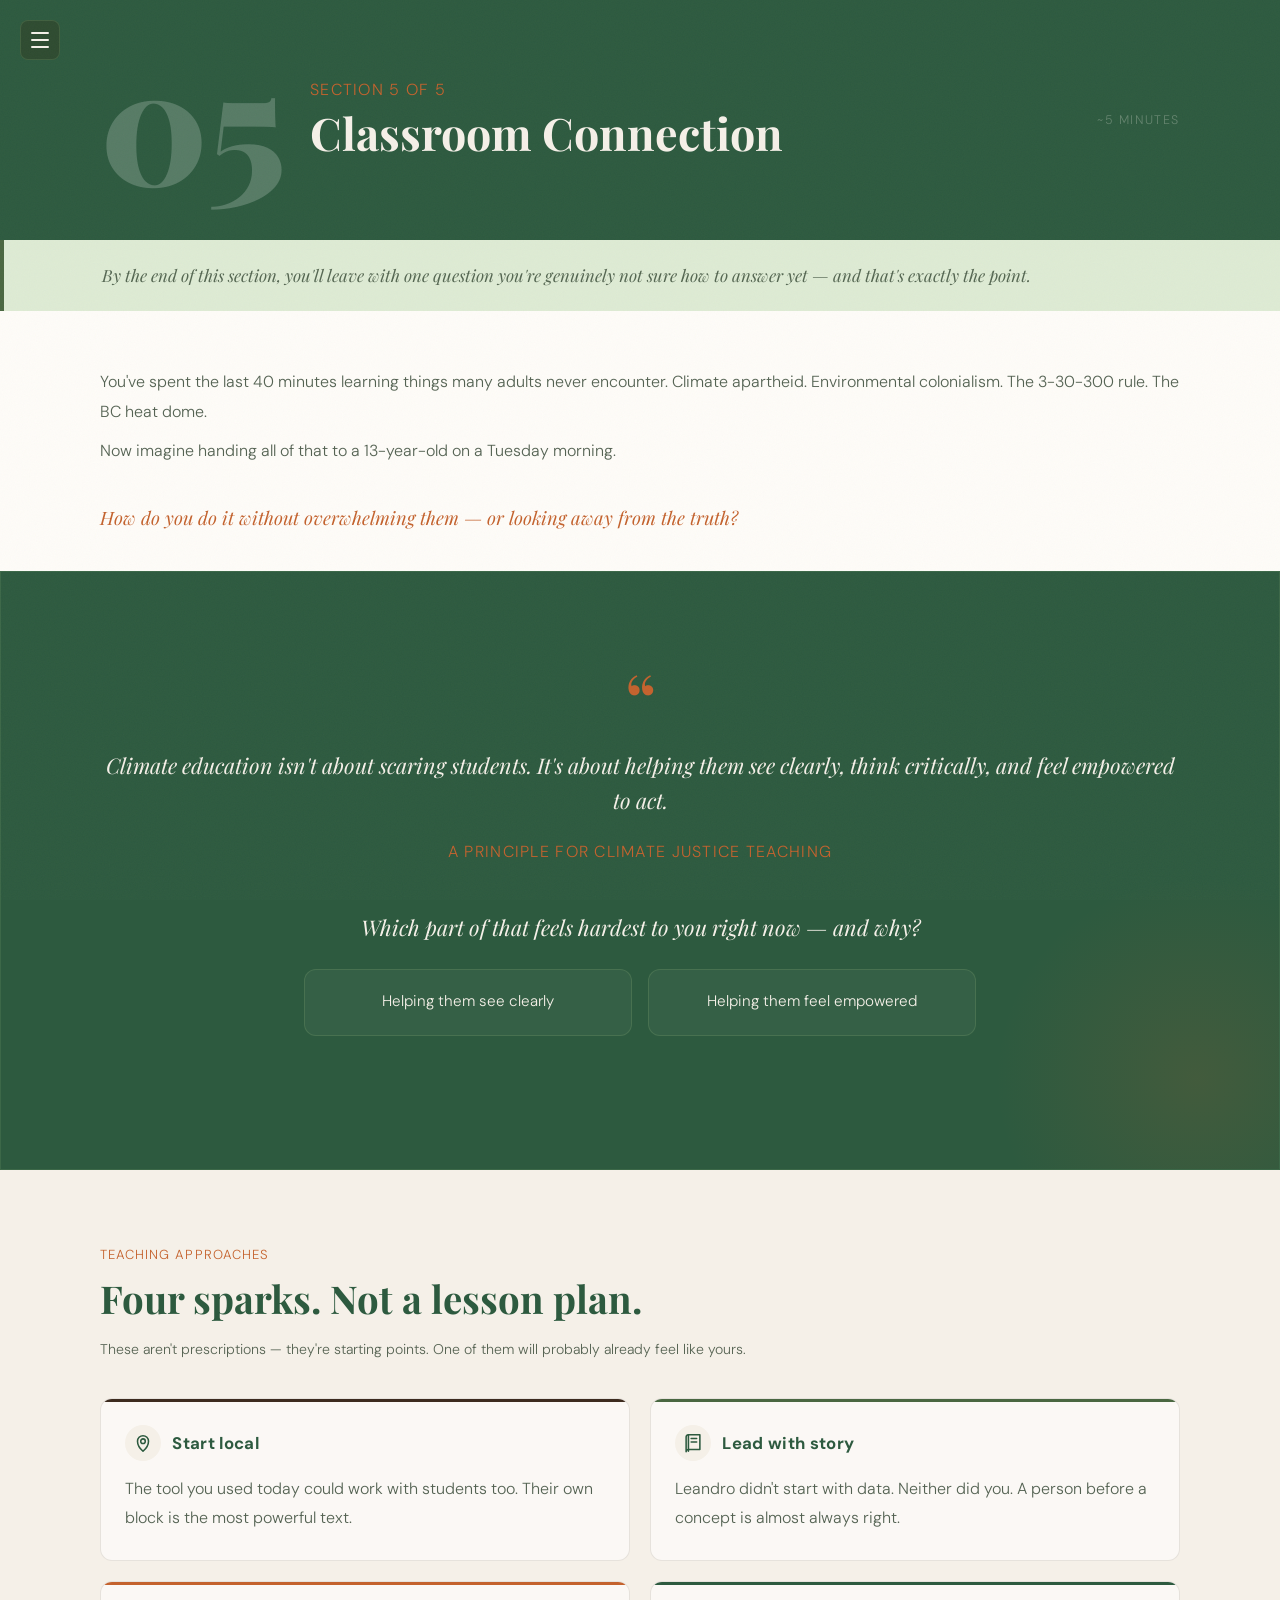
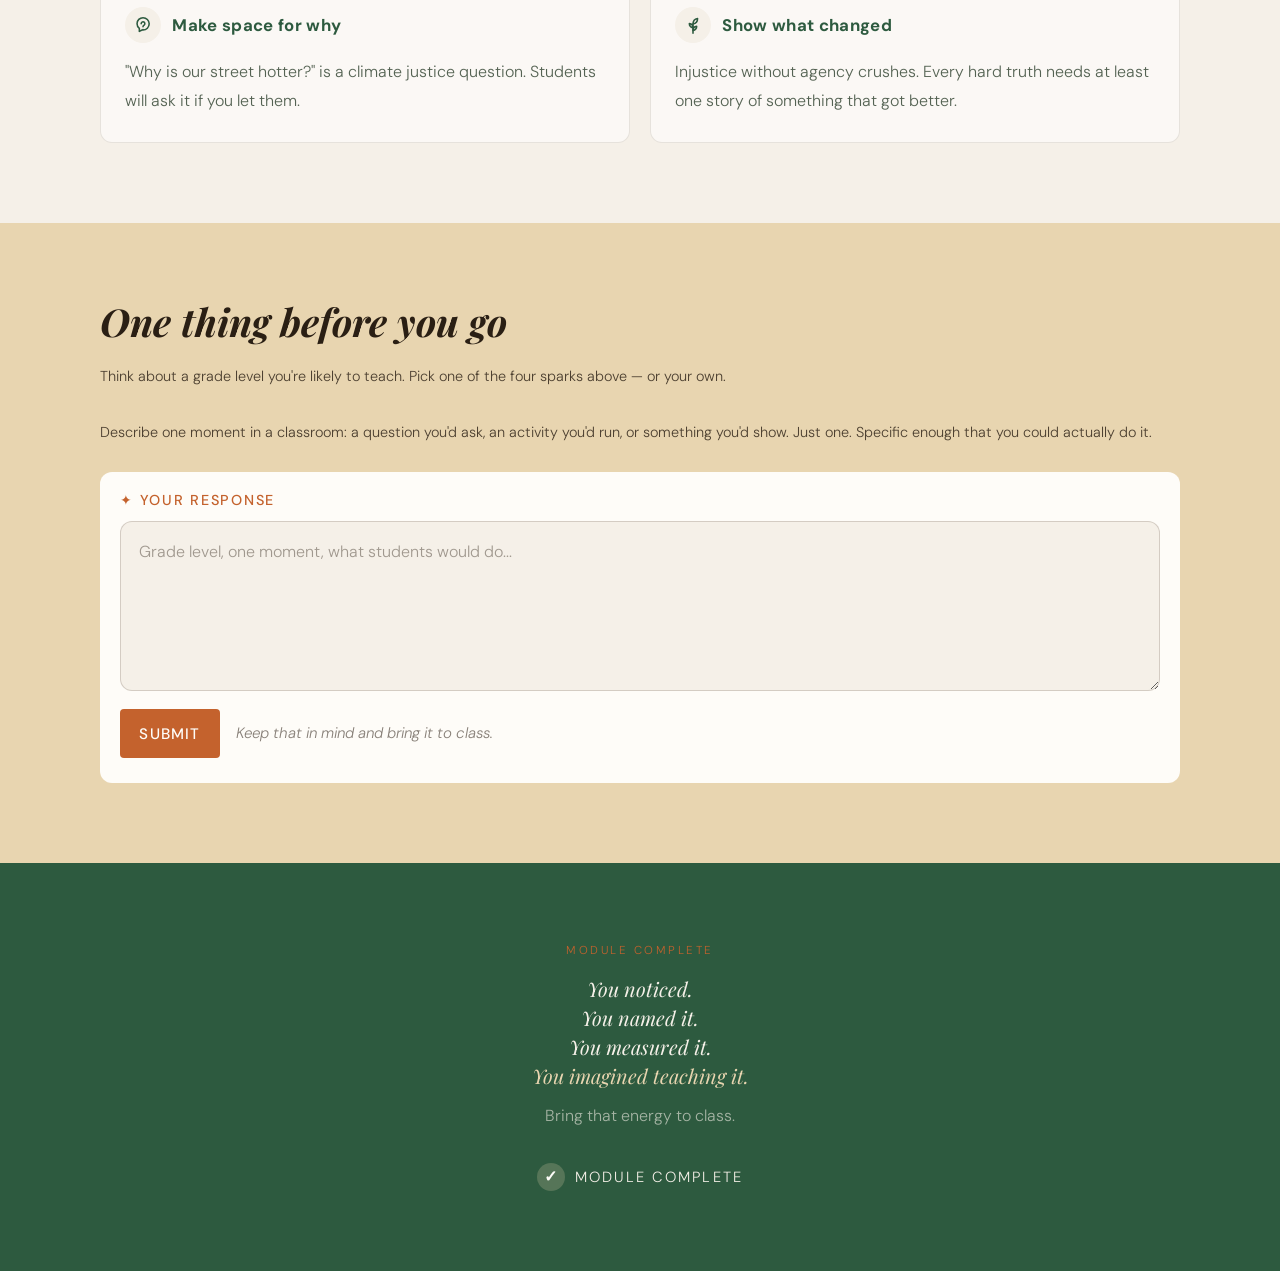
<file: section5.html>
<!DOCTYPE html>
<html lang="en">
<head>
<meta charset="UTF-8"/>
<meta name="viewport" content="width=device-width, initial-scale=1.0"/>
<title>Section 5: Classroom Connection — EDCI 487 Week 3</title>
<link href="https://fonts.googleapis.com/css2?family=Playfair+Display:ital,wght@0,400;0,700;0,900;1,400;1,700&family=DM+Sans:wght@300;400;500&display=swap" rel="stylesheet"/>
<style>
*, *::before, *::after { box-sizing: border-box; margin: 0; padding: 0; }
:root {
  --forest:    #2d5a3f;
  --near-black:#1c1a14;
  --moss:      #4a6741;
  --sage:      #7a9e6e;
  --sage-pale: #deebd4;
  --clay:      #c4622d;
  --ember:     #e8874a;
  --sand:      #e8d5b0;
  --cream:     #f5f0e8;
  --white:     #fefcf8;
}
html { scroll-behavior: smooth; }
body { font-family: 'DM Sans', sans-serif; font-weight: 300; background: var(--cream); color: var(--near-black); min-height: 100vh; overflow-x: hidden; }
body::after { content: ''; position: fixed; inset: 0; pointer-events: none; z-index: 9999; opacity: 0.035; background-image: url("data:image/svg+xml,%3Csvg viewBox='0 0 200 200' xmlns='http://www.w3.org/2000/svg'%3E%3Cfilter id='n'%3E%3CfeTurbulence type='fractalNoise' baseFrequency='0.85' numOctaves='4' stitchTiles='stitch'/%3E%3C/filter%3E%3Crect width='100%25' height='100%25' filter='url(%23n)'/%3E%3C/svg%3E"); background-size: 200px 200px; }

#progress-bar { position: fixed; top: 0; left: 0; right: 0; height: 3px; background: linear-gradient(90deg, var(--clay), var(--ember)); transform-origin: left; transform: scaleX(0); transition: transform 0.1s linear; z-index: 1000; }

.sr-only { position: absolute; width: 1px; height: 1px; padding: 0; margin: -1px; overflow: hidden; clip: rect(0,0,0,0); white-space: nowrap; border: 0; }

.sidebar-toggle { position: fixed; top: 1.25rem; left: 1.25rem; z-index: 200; width: 40px; height: 40px; background: rgba(47,74,47,0.9); border: 1px solid rgba(122,158,110,0.25); border-radius: 8px; cursor: pointer; display: flex; flex-direction: column; align-items: center; justify-content: center; gap: 5px; padding: 0; backdrop-filter: blur(8px); -webkit-backdrop-filter: blur(8px); transition: background 0.2s; }
.sidebar-toggle:hover { background: rgba(47,74,47,1); }
.sidebar-toggle .bar { display: block; width: 18px; height: 2px; background: var(--cream); border-radius: 1px; transition: transform 0.3s ease, opacity 0.3s ease; }
.sidebar-toggle.open .bar:nth-child(1) { transform: translateY(7px) rotate(45deg); }
.sidebar-toggle.open .bar:nth-child(2) { opacity: 0; }
.sidebar-toggle.open .bar:nth-child(3) { transform: translateY(-7px) rotate(-45deg); }
.sidebar-overlay { position: fixed; inset: 0; background: rgba(0,0,0,0.4); z-index: 140; opacity: 0; pointer-events: none; transition: opacity 0.3s ease; }
.sidebar-overlay.visible { opacity: 1; pointer-events: auto; }
.sidebar { position: fixed; top: 0; left: 0; width: 260px; height: 100vh; background: #2f4a2f; border-right: 1px solid rgba(122,158,110,0.2); z-index: 150; display: flex; flex-direction: column; align-items: stretch; padding: 4.5rem 0 2rem; overflow-y: auto; transform: translateX(-100%); transition: transform 0.3s ease; text-align: left; }
.sidebar.open { transform: translateX(0); }
.sidebar-logo { font-size: 0.68rem; letter-spacing: 0.22em; text-transform: uppercase; color: rgba(122,158,110,0.5); padding: 0 1rem 1.5rem 2rem; border-bottom: 1px solid rgba(122,158,110,0.1); margin-bottom: 1.5rem; line-height: 1.6; }
.sidebar-nav { display: flex; flex-direction: column; padding: 0; }
.nav-item { display: flex; align-items: baseline; gap: 0.5rem; padding: 0.7rem 1rem 0.7rem 2rem; position: relative; text-decoration: none; transition: background 0.2s ease; width: 100%; }
.nav-item:hover { background: rgba(245,240,232,0.04); }
.nav-item.active::before { content: ''; position: absolute; left: 0; top: 0; bottom: 0; width: 3px; background: var(--clay); }
.nav-num { font-size: 0.68rem; font-weight: 500; color: rgba(245,240,232,0.25); width: 1.5rem; flex-shrink: 0; text-align: left; }
.nav-item.active .nav-num { color: var(--clay); }
.nav-label { font-size: 0.75rem; font-weight: 300; line-height: 1.4; color: rgba(245,240,232,0.35); flex: 1; min-width: 0; text-align: left; }
.nav-item.active .nav-label { color: var(--cream); font-weight: 500; }
.nav-time { font-size: 0.6rem; color: rgba(245,240,232,0.22); letter-spacing: 0.06em; flex-shrink: 0; white-space: nowrap; }

.block-inner { width: min(1080px, 100%); margin: 0 auto; }

.section-header { background: var(--forest); padding: 2.5rem 3rem; }
.section-header-row { display: flex; align-items: center; gap: 1.5rem; }
.sh-number { font-family: 'Playfair Display', serif; font-size: 10rem; font-weight: 900; color: rgba(255,255,255,0.2); line-height: 1; flex-shrink: 0; user-select: none; }
.sh-center { flex: 1; }
.sh-label { font-size: 1rem; letter-spacing: 0.08em; text-transform: uppercase; color: var(--clay); margin-bottom: 0.35rem; }
.sh-title { font-family: 'Playfair Display', serif; font-size: 2.8rem; font-weight: 700; color: var(--cream); line-height: 1.25; }
.sh-time { font-size: 0.78rem; letter-spacing: 0.12em; text-transform: uppercase; color: rgba(245,240,232,0.28); flex-shrink: 0; align-self: center; }

.sage-callout { background: var(--sage-pale); border-left: 4px solid var(--moss); padding: 1.25rem 3rem; }
.sage-callout .callout-quote { font-family: 'Playfair Display', serif; font-style: italic; font-size: 1.05rem; line-height: 1.85; color: rgba(26,46,26,0.7); }

.reveal { opacity: 0; transform: translateY(20px); transition: opacity 0.55s ease, transform 0.55s ease; }
.reveal.visible { opacity: 1; transform: translateY(0); }

/* PIVOT */
.content-block { background: var(--white); padding: 3.5rem 3rem 2.5rem; }
.content-block.alt { background: var(--cream); }
.content-block p { font-size: 1rem; line-height: 1.9; color: rgba(26,46,26,0.75); margin-bottom: 0.5rem; }
.content-block p:last-child { margin-bottom: 0; }
.pivot-question { margin-top: 2.5rem; font-family: 'Playfair Display', serif; font-style: italic; font-size: clamp(0.95rem, 1.8vw, 1.15rem); line-height: 1.35; color: var(--clay); }

/* QUOTE BLOCK */
.prompt-block { background: var(--forest); padding: 5.5rem 3rem; text-align: center; position: relative; overflow: hidden; border: 1px solid rgba(122,158,110,0.2); }
.prompt-block::before { content: ''; position: absolute; inset: auto -10% -120px auto; width: 420px; height: 420px; border-radius: 50%; background: radial-gradient(circle, rgba(196,98,45,0.14), transparent 68%); pointer-events: none; }
.prompt-block .pb-label { font-family: 'Playfair Display', serif; font-size: 5rem; line-height: 1; color: var(--clay); margin-bottom: 0.5rem; }
.prompt-block p { font-family: 'Playfair Display', serif; font-style: italic; font-size: clamp(1.02rem, 2vw, 1.35rem); font-weight: 400; line-height: 1.6; color: var(--cream); margin-bottom: 0.5rem; }
.prompt-block .pb-attribution { font-family: 'DM Sans', sans-serif; font-size: 1rem; font-style: normal; letter-spacing: 0.08em; text-transform: uppercase; color: var(--clay); margin-top: 1.5rem; }
.quote-prompt { margin-top: 3rem; font-size: 0.95rem; line-height: 1.95; color: rgba(245,240,232,0.78); }
.tension-tiles { display: grid; grid-template-columns: repeat(2, minmax(0, 1fr)); gap: 1rem; max-width: 42rem; margin: 1.5rem auto 0; }
.tension-tile { border: 1px solid rgba(122,158,110,0.28); background: rgba(255,255,255,0.04); border-radius: 12px; color: var(--cream); padding: 1.1rem 1.2rem; font: inherit; font-size: 0.95rem; line-height: 1.95; cursor: pointer; transition: transform 0.2s, border-color 0.2s, background 0.2s; }
.tension-tile:hover { transform: translateY(-2px); border-color: rgba(232,135,74,0.56); background: rgba(255,255,255,0.08); }
.tile-response { min-height: 1.6rem; margin-top: 1.25rem; font-size: 0.95rem; color: var(--sand); opacity: 0; transition: opacity 0.2s; }
.tile-response.is-visible { opacity: 1; }

/* SPARKS */
.sparks-block { background: var(--cream); padding: 4.75rem 3rem 5rem; }
.section-kicker { font-size: 0.82rem; letter-spacing: 0.08em; text-transform: uppercase; color: var(--clay); margin-bottom: 0.8rem; }
.sparks-heading { font-family: 'Playfair Display', serif; font-size: clamp(1.6rem, 3vw, 2.4rem); line-height: 1.15; color: var(--forest); }
.sparks-sub { margin-top: 1rem; font-size: 0.88rem; line-height: 1.85; color: rgba(26,46,26,0.72); }
.sparks-grid { display: grid; grid-template-columns: repeat(2, minmax(0, 1fr)); gap: 1.25rem; margin-top: 2.25rem; }
.spark-card { border: 1px solid rgba(122,106,90,0.16); background: rgba(255,255,255,0.56); padding: 1.6rem 1.5rem 1.7rem; position: relative; overflow: hidden; border-radius: 12px; }
.spark-card::before { content: ''; position: absolute; top: 0; left: 0; right: 0; height: 3px; background: var(--clay); }
.spark-card.local::before { background: #3d2b1f; }
.spark-card.story::before { background: var(--moss); }
.spark-card.why::before { background: var(--clay); }
.spark-card.change::before { background: var(--forest); }
.spark-head { display: flex; align-items: center; gap: 0.7rem; margin-bottom: 0.85rem; }
.spark-icon { width: 36px; height: 36px; display: inline-flex; align-items: center; justify-content: center; color: var(--forest); flex-shrink: 0; border-radius: 50%; background: var(--cream); }
.spark-title { font-size: 1.05rem; font-weight: 700; letter-spacing: 0.02em; color: var(--forest); }
.spark-card p { font-size: 1rem; line-height: 1.82; color: rgba(26,46,26,0.74); }

/* REFLECTION */
.reflection-block { background: var(--sand); padding: 4.75rem 3rem 5rem; }
.reflection-heading { font-family: 'Playfair Display', serif; font-style: italic; font-size: clamp(1.6rem, 3.2vw, 2.4rem); line-height: 1.15; color: #2a1f14; }
.reflection-prompt { margin-top: 1.25rem; font-size: 0.9rem; line-height: 1.92; color: rgba(42,31,20,0.82); white-space: pre-line; }
.response-frame { margin-top: 1.6rem; padding: 1.15rem 1.2rem 1rem; border: 1px solid rgba(254,252,248,0.95); border-radius: 12px; background: var(--white); }
.response-label { margin-bottom: 0.7rem; font-size: 0.9rem; letter-spacing: 0.12em; text-transform: uppercase; color: var(--clay); font-weight: 500; }
textarea { width: 100%; min-height: 170px; padding: 1rem 1.1rem; border: 1px solid rgba(61,43,31,0.18); border-radius: 12px; background: var(--cream); color: #2a1f14; font: inherit; font-size: 1rem; line-height: 1.7; resize: vertical; outline: none; }
textarea:focus { border-color: var(--clay); box-shadow: 0 0 0 3px rgba(196,98,45,0.12); }
textarea::placeholder { color: rgba(42,31,20,0.42); }
.reflection-actions { display: grid; grid-template-columns: auto 1fr; align-items: center; column-gap: 1rem; row-gap: 0.5rem; margin-top: 0.85rem; }
.submit-button { border: 0; border-radius: 4px; background: var(--clay); color: var(--white); padding: 0.9rem 1.2rem; font: inherit; font-size: 0.95rem; font-weight: 500; letter-spacing: 0.08em; text-transform: uppercase; cursor: pointer; transition: background 0.2s, transform 0.2s; }
.submit-button:hover { background: #af5220; transform: translateY(-1px); }
.copy-message { grid-column: 1 / -1; font-size: 0.9rem; line-height: 1.55; color: rgba(42,31,20,0.78); min-height: 0; }
.private-note { align-self: center; font-size: 0.94rem; line-height: 1.7; font-style: italic; color: rgba(42,31,20,0.56); }

/* CLOSING */
.closing-hero { background: var(--forest); padding: 5rem 3rem; text-align: center; }
.closing-hero-eyebrow { font-size: 0.72rem; letter-spacing: 0.22em; text-transform: uppercase; color: var(--clay); margin-bottom: 1rem; }
.closing-hero-heading { font-family: 'Playfair Display', serif; font-size: clamp(2rem, 5vw, 3.5rem); font-weight: 900; color: var(--white); margin-bottom: 1.5rem; line-height: 1.15; }
.closing-hero-body { font-size: 1rem; line-height: 1.85; color: rgba(245,240,232,0.6); max-width: 640px; margin: 0 auto; }
.closing-hero-body p + p { margin-top: 1rem; }
.closing-line { font-family: 'Playfair Display', serif; font-style: italic; font-weight: 400; font-size: clamp(0.95rem, 2vw, 1.25rem); line-height: 1.45; color: var(--cream); margin-bottom: 0.7rem; }
.closing-line span { display: block; opacity: 0; transform: translateY(10px); animation: closingLineIn 0.6s ease forwards; }
.closing-line span:nth-child(1) { animation-delay: 0.1s; }
.closing-line span:nth-child(2) { animation-delay: 0.3s; }
.closing-line span:nth-child(3) { animation-delay: 0.5s; }
.closing-line span:nth-child(4) { animation-delay: 0.7s; }
@keyframes closingLineIn { from { opacity: 0; transform: translateY(10px); } to { opacity: 1; transform: translateY(0); } }
.closing-emphasis { color: var(--sand); }
.completion-marker { display: inline-flex; align-items: center; gap: 0.6rem; font-size: 0.92rem; letter-spacing: 0.14em; text-transform: uppercase; color: var(--cream); margin-top: 2rem; }
.completion-check { width: 28px; height: 28px; border-radius: 50%; display: inline-flex; align-items: center; justify-content: center; background: rgba(232,213,176,0.22); color: var(--white); font-size: 1rem; font-weight: 700; }

@media (max-width: 900px) {
  .tension-tiles, .sparks-grid, .reflection-actions { grid-template-columns: 1fr; }
}
@media (max-width: 768px) {
  .section-header, .sage-callout, .content-block, .prompt-block,
  .sparks-block, .reflection-block, .closing-hero { padding-left: 1.5rem; padding-right: 1.5rem; }
  .sh-number { font-size: 5rem; }
}
</style>
</head>
<body>
<div id="progress-bar"></div>

<button class="sidebar-toggle" aria-label="Toggle navigation">
  <span class="bar"></span><span class="bar"></span><span class="bar"></span>
</button>
<div class="sidebar-overlay"></div>

<aside class="sidebar">
  <div class="sidebar-logo">EDCI 487<br>Climate Change Education<br>Week 3</div>
  <nav class="sidebar-nav">
    <a class="nav-item" href="index.html">
      <span class="nav-num">&uarr;</span>
      <span class="nav-label">Intro &amp; Overview</span>
    </a>
    <a class="nav-item" href="section1.html#section1">
      <span class="nav-num">01</span>
      <span class="nav-label">Why Your Neighborhood Matters</span>
      <span class="nav-time">8 min</span>
    </a>
    <a class="nav-item" href="section2.html">
      <span class="nav-num">02</span>
      <span class="nav-label">Key Concepts</span>
      <span class="nav-time">8 min</span>
    </a>
    <a class="nav-item" href="section3.html">
      <span class="nav-num">03</span>
      <span class="nav-label">What the Research Confirms</span>
      <span class="nav-time">6 min</span>
    </a>
    <a class="nav-item" href="section4.html">
      <span class="nav-num">04</span>
      <span class="nav-label">Explore Your Community</span>
      <span class="nav-time">10 min</span>
    </a>
    <a class="nav-item active" href="section5.html">
      <span class="nav-num">05</span>
      <span class="nav-label">Classroom Connection</span>
      <span class="nav-time">5 min</span>
    </a>
  </nav>
</aside>

<section class="section-header">
  <div class="block-inner section-header-row">
    <div class="sh-number">05</div>
    <div class="sh-center">
      <div class="sh-label">Section 5 of 5</div>
      <h1 class="sh-title reveal">Classroom Connection</h1>
    </div>
    <div class="sh-time reveal">~5 minutes</div>
  </div>
</section>

<section class="sage-callout reveal">
  <div class="block-inner">
    <div class="callout-quote">By the end of this section, you'll leave with one question you're genuinely not sure how to answer yet &mdash; and that's exactly the point.</div>
  </div>
</section>

<section class="content-block reveal">
  <div class="block-inner">
    <p>You've spent the last 40 minutes learning things many adults never encounter. Climate apartheid. Environmental colonialism. The 3-30-300 rule. The BC heat dome.</p>
    <p>Now imagine handing all of that to a 13-year-old on a Tuesday morning.</p>
    <div class="pivot-question">How do you do it without overwhelming them &mdash; or looking away from the truth?</div>
  </div>
</section>

<div class="prompt-block reveal">
  <div class="block-inner">
    <div class="pb-label">&ldquo;</div>
    <p>Climate education isn't about scaring students. It's about helping them see clearly, think critically, and feel empowered to act.</p>
    <div class="pb-attribution">A principle for climate justice teaching</div>
    <p class="quote-prompt">Which part of that feels hardest to you right now &mdash; and why?</p>
    <div class="tension-tiles" role="group" aria-label="Choose the tension that feels hardest right now">
      <button class="tension-tile" type="button" data-choice="see">Helping them see clearly</button>
      <button class="tension-tile" type="button" data-choice="empowered">Helping them feel empowered</button>
    </div>
    <div class="tile-response" id="tile-response" aria-live="polite"></div>
  </div>
</div>

<section class="sparks-block reveal">
  <div class="block-inner">
    <div class="section-kicker">Teaching Approaches</div>
    <h2 class="sparks-heading">Four sparks. Not a lesson plan.</h2>
    <p class="sparks-sub">These aren't prescriptions &mdash; they're starting points. One of them will probably already feel like yours.</p>
    <div class="sparks-grid">
      <article class="spark-card local">
        <div class="spark-head">
          <div class="spark-icon" aria-hidden="true">
            <svg viewBox="0 0 24 24" width="22" height="22" fill="none" stroke="currentColor" stroke-width="1.7" stroke-linecap="round" stroke-linejoin="round"><path d="M12 21s6-5.2 6-11a6 6 0 1 0-12 0c0 5.8 6 11 6 11Z"></path><circle cx="12" cy="10" r="2.5"></circle></svg>
          </div>
          <div class="spark-title">Start local</div>
        </div>
        <p>The tool you used today could work with students too. Their own block is the most powerful text.</p>
      </article>
      <article class="spark-card story">
        <div class="spark-head">
          <div class="spark-icon" aria-hidden="true">
            <svg viewBox="0 0 24 24" width="22" height="22" fill="none" stroke="currentColor" stroke-width="1.7" stroke-linecap="round" stroke-linejoin="round"><path d="M4.5 5.5A2.5 2.5 0 0 1 7 3h12.5v16H7a2.5 2.5 0 0 0-2.5 2.5Z"></path><path d="M7 3v18"></path><path d="M10 7h6"></path><path d="M10 11h6"></path></svg>
          </div>
          <div class="spark-title">Lead with story</div>
        </div>
        <p>Leandro didn't start with data. Neither did you. A person before a concept is almost always right.</p>
      </article>
      <article class="spark-card why">
        <div class="spark-head">
          <div class="spark-icon" aria-hidden="true">
            <svg viewBox="0 0 24 24" width="22" height="22" fill="none" stroke="currentColor" stroke-width="1.7" stroke-linecap="round" stroke-linejoin="round"><path d="M12 4a6.5 6.5 0 0 0-6.5 6.5c0 2.1 1 3.8 2.5 5.1V19l3-1.6c.3.1.7.1 1 .1A6.5 6.5 0 1 0 12 4Z"></path><path d="M10 10.5a2 2 0 1 1 3.2 1.6c-.7.5-1.2.9-1.2 1.9"></path><path d="M12 17h.01"></path></svg>
          </div>
          <div class="spark-title">Make space for why</div>
        </div>
        <p>"Why is our street hotter?" is a climate justice question. Students will ask it if you let them.</p>
      </article>
      <article class="spark-card change">
        <div class="spark-head">
          <div class="spark-icon" aria-hidden="true">
            <svg viewBox="0 0 24 24" width="22" height="22" fill="none" stroke="currentColor" stroke-width="1.7" stroke-linecap="round" stroke-linejoin="round"><path d="M12 21V11"></path><path d="M12 11c0-3 2.2-5.5 5-6 0 3-2.2 5.5-5 6Z"></path><path d="M12 15c0-2.3-1.7-4.2-4-4.6 0 2.3 1.7 4.2 4 4.6Z"></path><path d="M12 18c0-2.3 1.7-4.2 4-4.6 0 2.3-1.7 4.2-4 4.6Z"></path></svg>
          </div>
          <div class="spark-title">Show what changed</div>
        </div>
        <p>Injustice without agency crushes. Every hard truth needs at least one story of something that got better.</p>
      </article>
    </div>
  </div>
</section>

<section class="reflection-block reveal">
  <div class="block-inner">
    <h2 class="reflection-heading">One thing before you go</h2>
    <p class="reflection-prompt">Think about a grade level you're likely to teach. Pick one of the four sparks above &mdash; or your own.

Describe one moment in a classroom: a question you'd ask, an activity you'd run, or something you'd show. Just one. Specific enough that you could actually do it.</p>
    <div class="response-frame">
      <div class="response-label">&#10022; Your response</div>
      <label class="sr-only" for="reflection-textarea">Reflection response</label>
      <textarea id="reflection-textarea" rows="5" placeholder="Grade level, one moment, what students would do..."></textarea>
      <div class="reflection-actions">
        <button class="submit-button" id="copy-button" type="button">Submit</button>
        <p class="private-note">Keep that in mind and bring it to class.</p>
        <div class="copy-message" id="copy-message" aria-live="polite"></div>
      </div>
    </div>
  </div>
</section>

<section class="closing-hero reveal">
  <div class="block-inner">
    <div class="closing-hero-eyebrow">Module complete</div>
    <div class="closing-line">
      <span>You noticed.</span>
      <span>You named it.</span>
      <span>You measured it.</span>
      <span class="closing-emphasis">You imagined teaching it.</span>
    </div>
    <div class="closing-hero-body">
      <p>Bring that energy to class.</p>
    </div>
    <div class="completion-marker">
      <span class="completion-check">&#10003;</span>
      <span>Module complete</span>
    </div>
  </div>
</section>

<script>
const tileButtons = document.querySelectorAll('.tension-tile');
const tileResponse = document.getElementById('tile-response');
tileButtons.forEach(b => {
  b.addEventListener('click', () => {
    tileResponse.textContent = 'That tension is worth bringing to class.';
    tileResponse.classList.add('is-visible');
  });
});

const copyButton = document.getElementById('copy-button');
const copyMessage = document.getElementById('copy-message');
const reflectionTextarea = document.getElementById('reflection-textarea');
copyButton.addEventListener('click', async () => {
  const text = reflectionTextarea.value.trim();
  if (!text) { copyMessage.textContent = 'Write your response first, then copy it.'; return; }
  try {
    await navigator.clipboard.writeText(text);
    copyMessage.textContent = 'Paste this into the Brightspace submission box for Week 3.';
  } catch (e) {
    reflectionTextarea.focus(); reflectionTextarea.select();
    copyMessage.textContent = 'Clipboard access was blocked. Your response is selected so you can copy it manually.';
  }
});

window.addEventListener('scroll', () => {
  const doc = document.documentElement;
  const max = doc.scrollHeight - doc.clientHeight;
  const scrolled = max > 0 ? Math.min(doc.scrollTop / max, 1) : 1;
  document.getElementById('progress-bar').style.transform = 'scaleX(' + scrolled + ')';
});

const observer = new IntersectionObserver(entries => {
  entries.forEach(e => { if (e.isIntersecting) { e.target.classList.add('visible'); observer.unobserve(e.target); } });
}, { threshold: 0.08 });
document.querySelectorAll('.reveal').forEach(el => observer.observe(el));

const toggle = document.querySelector('.sidebar-toggle');
const sidebar = document.querySelector('.sidebar');
const overlay = document.querySelector('.sidebar-overlay');
function openSidebar() { sidebar.classList.add('open'); overlay.classList.add('visible'); toggle.classList.add('open'); }
function closeSidebar() { sidebar.classList.remove('open'); overlay.classList.remove('visible'); toggle.classList.remove('open'); }
toggle.addEventListener('click', function () { if (sidebar.classList.contains('open')) { closeSidebar(); } else { openSidebar(); } });
overlay.addEventListener('click', closeSidebar);
</script>
</body>
</html>
</file>
